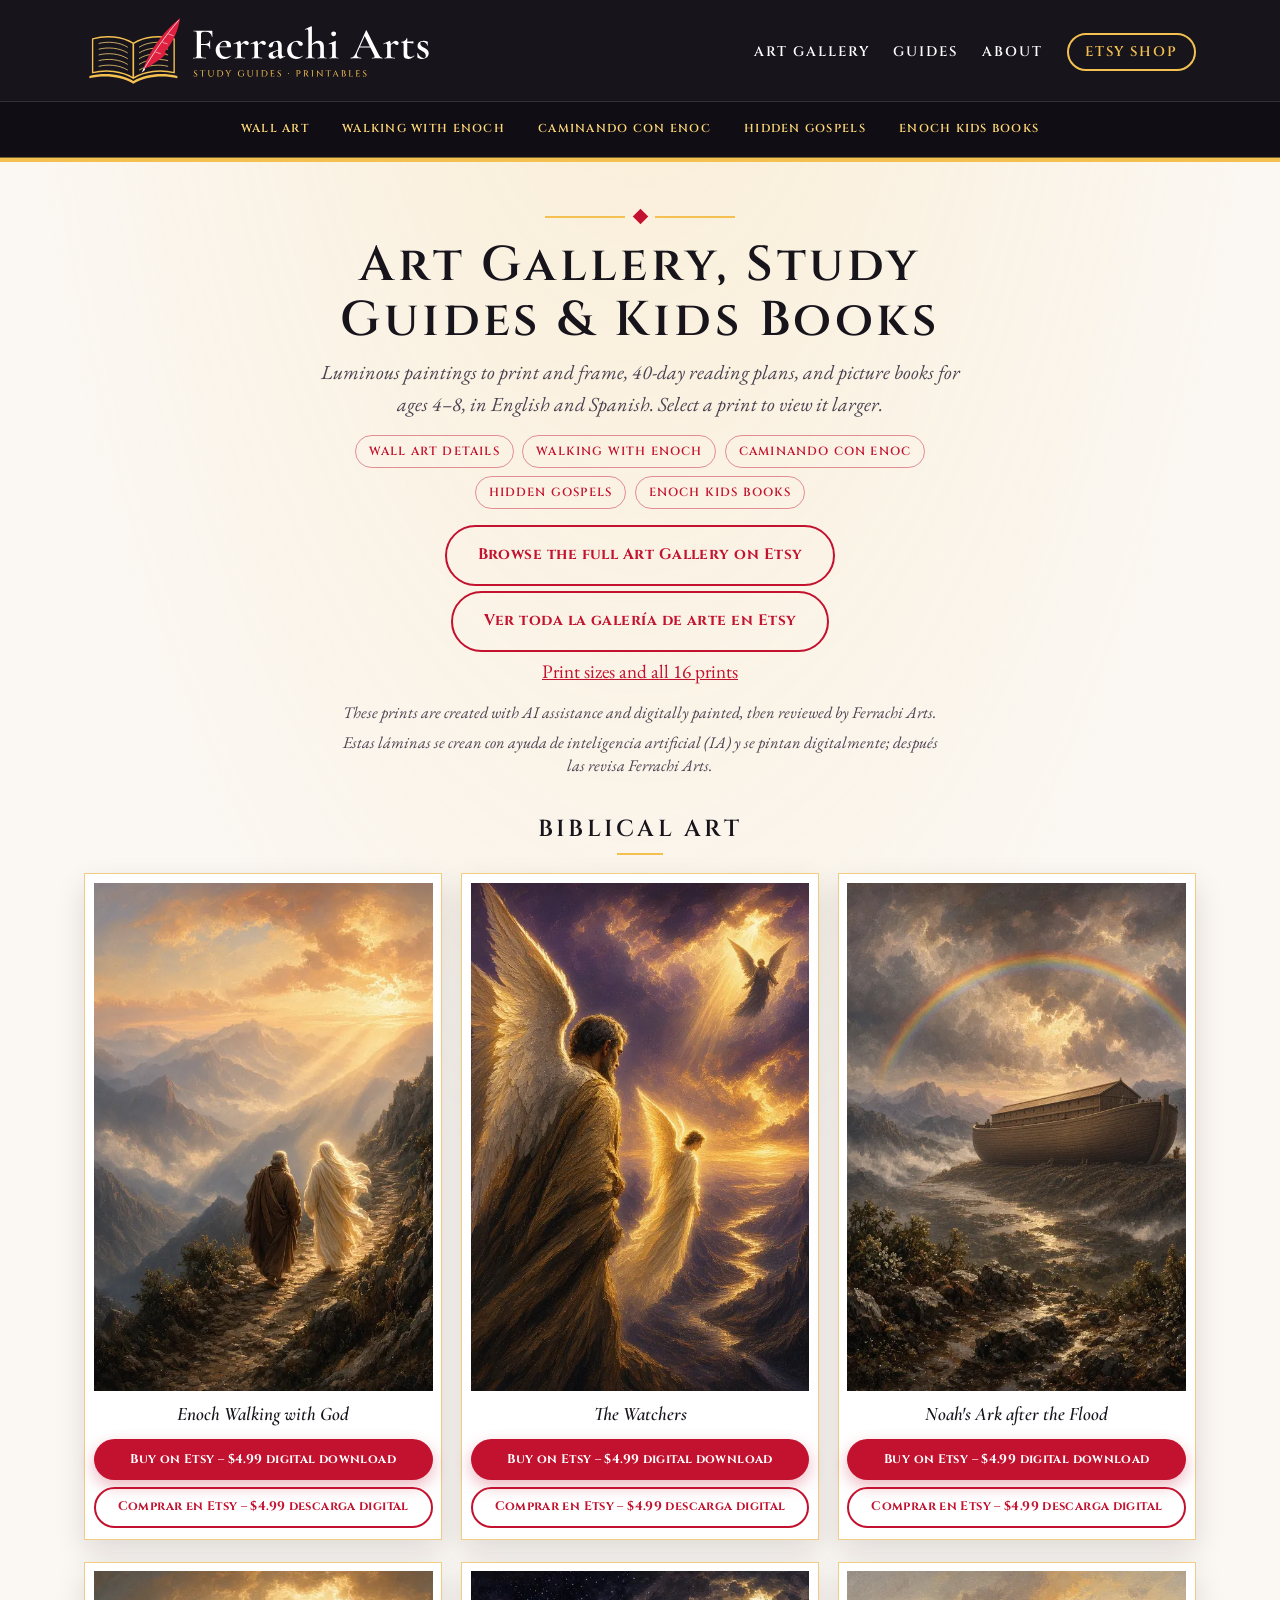
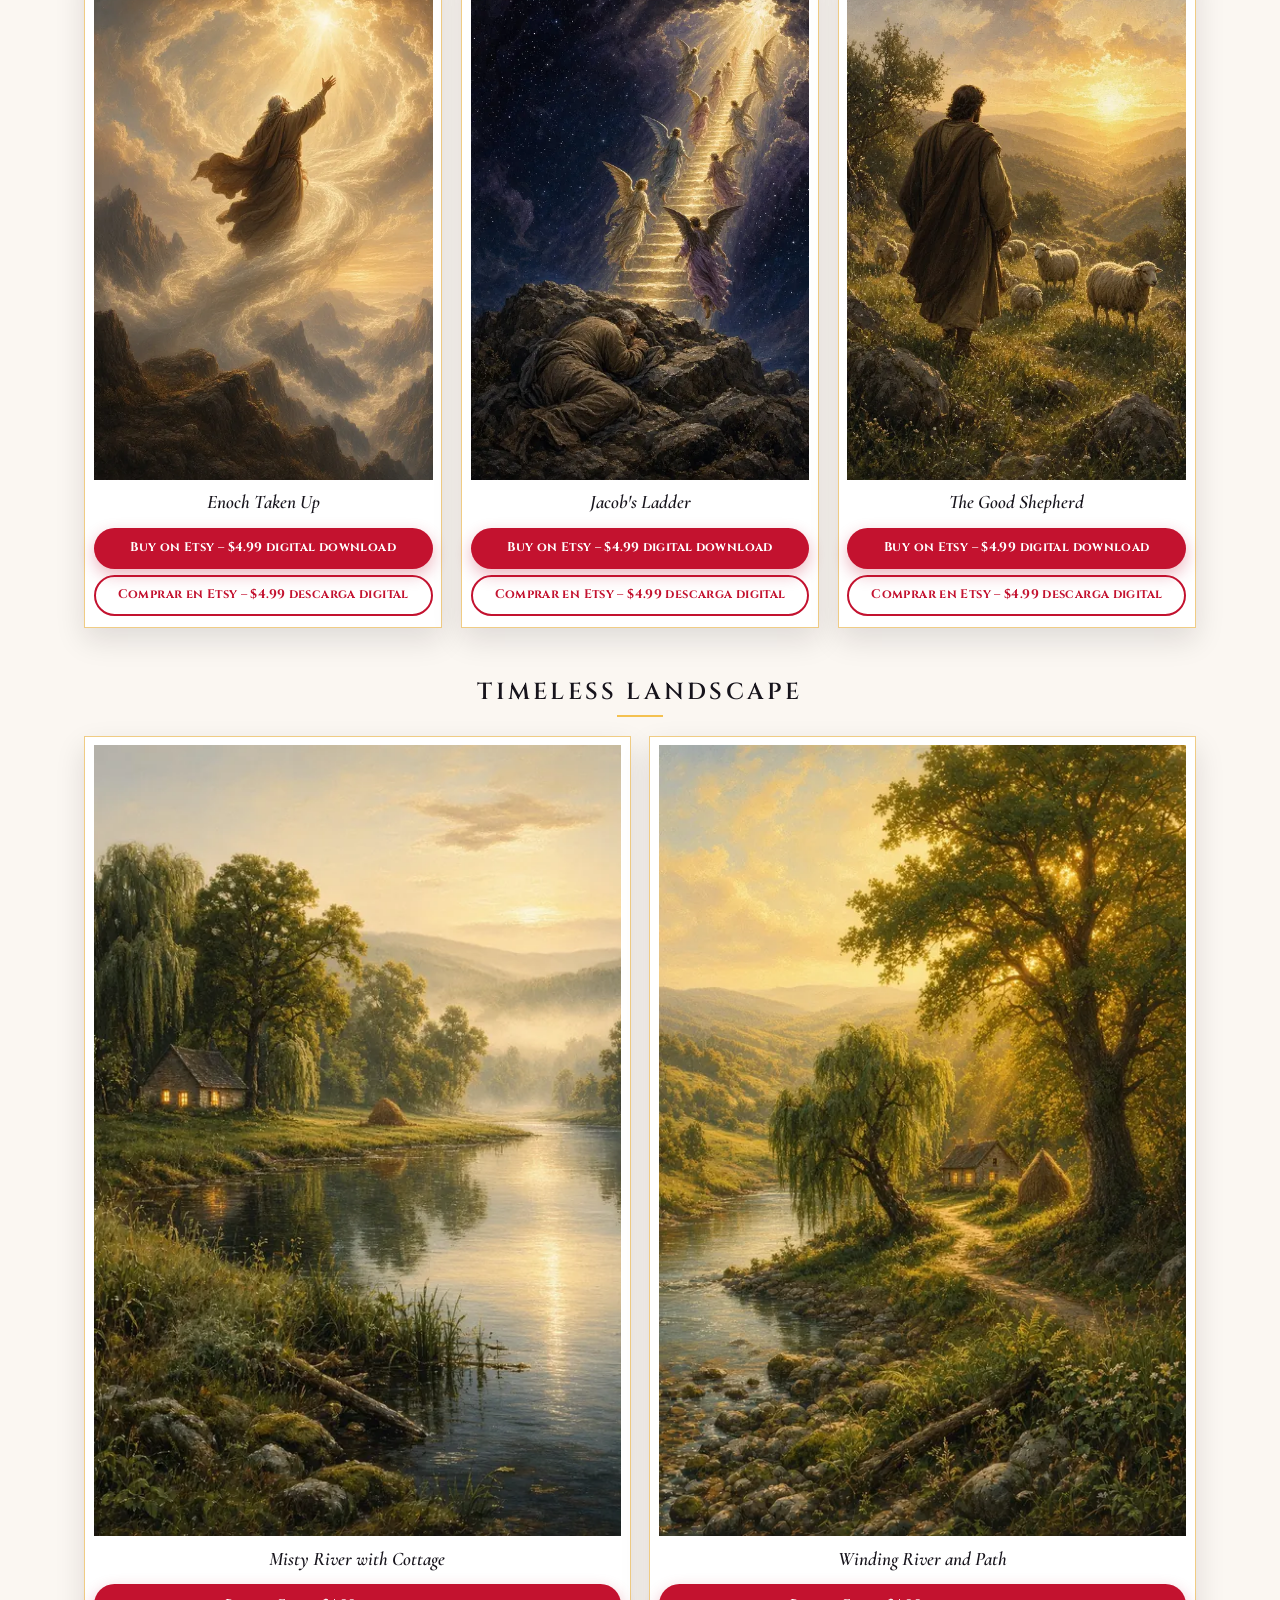
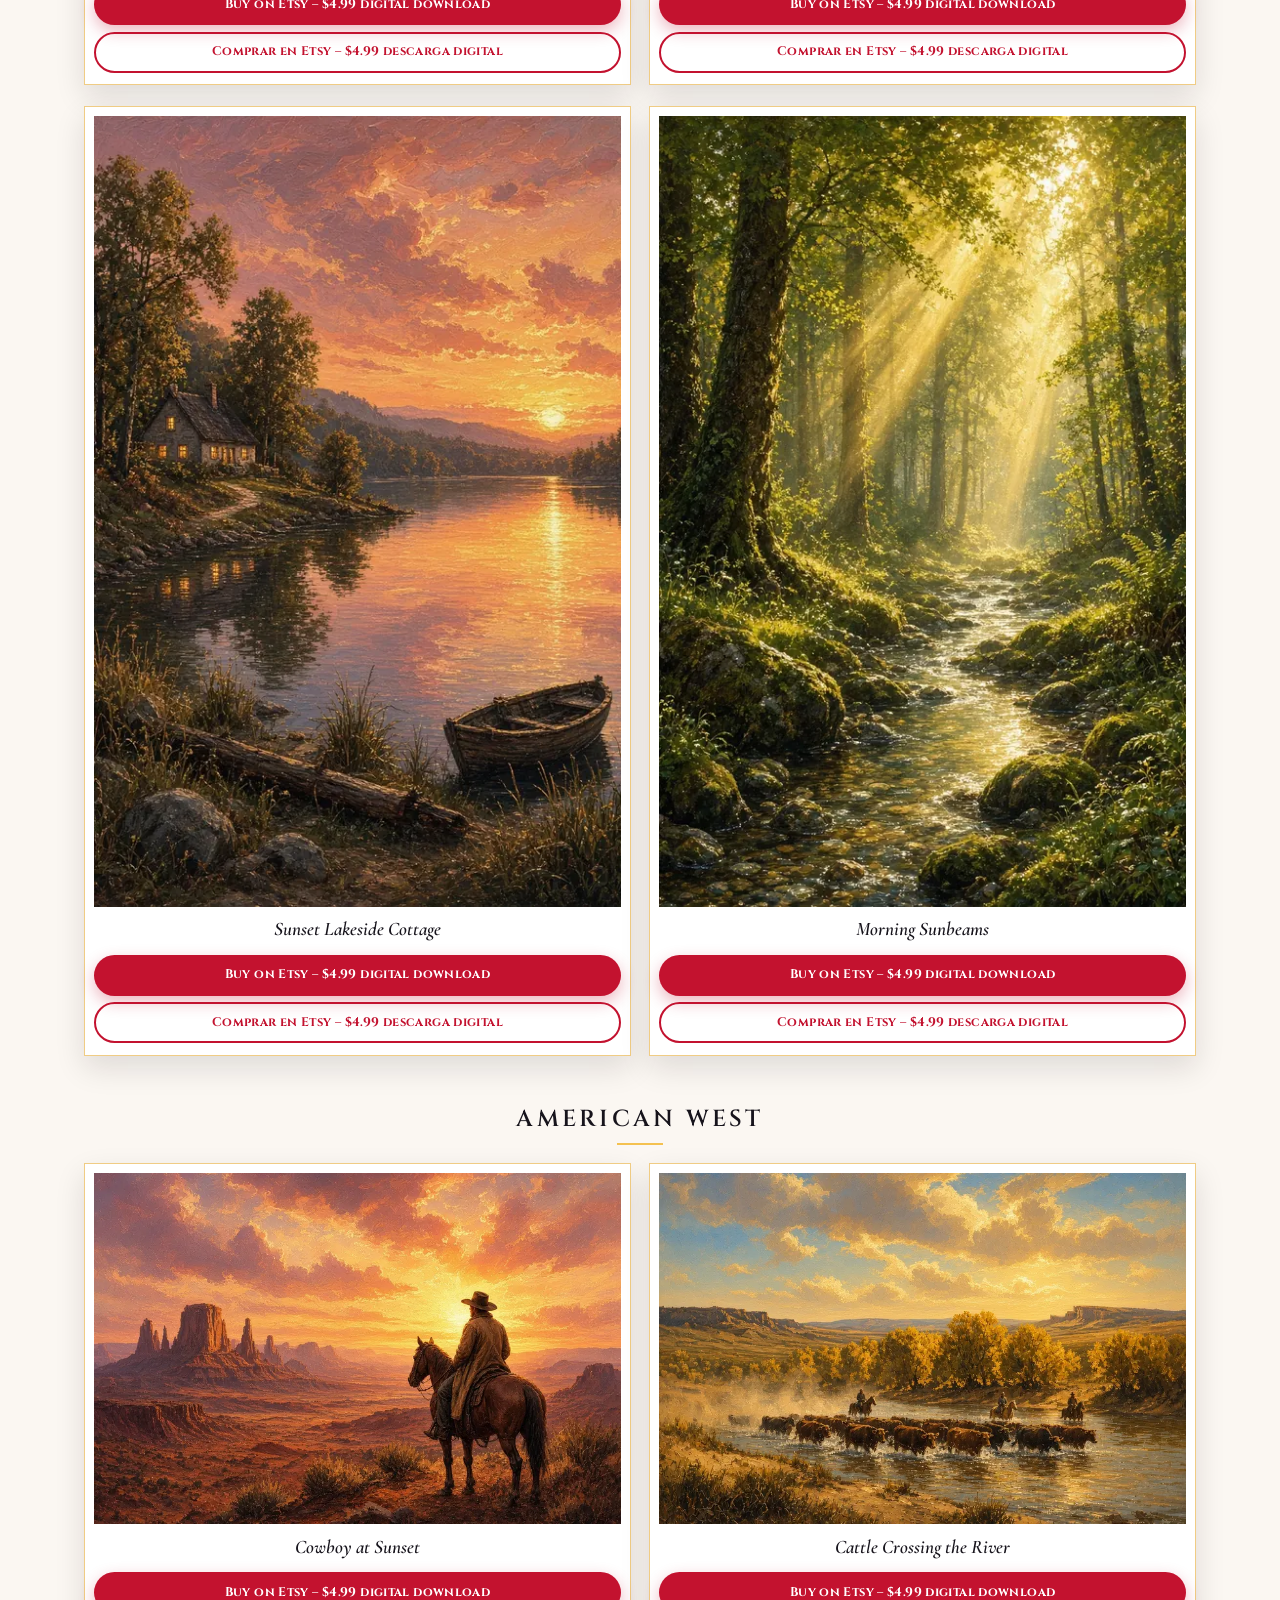
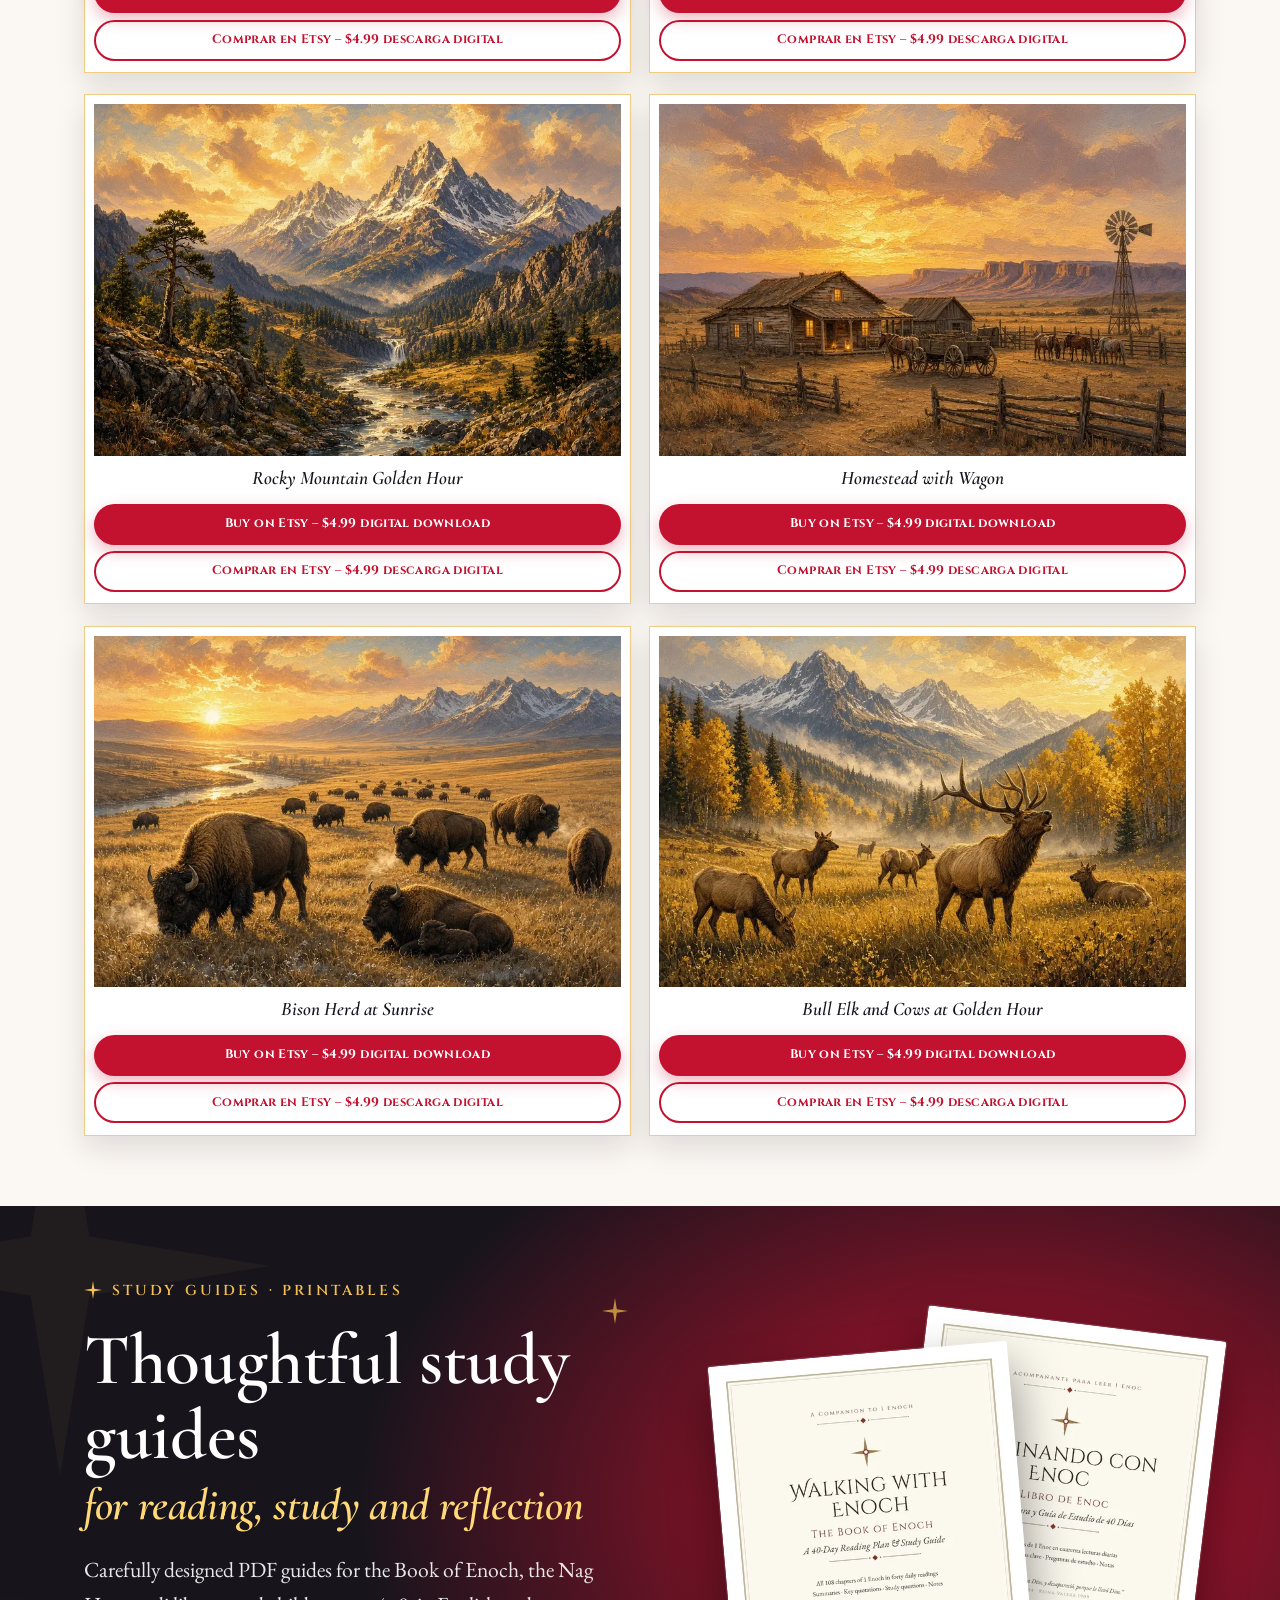
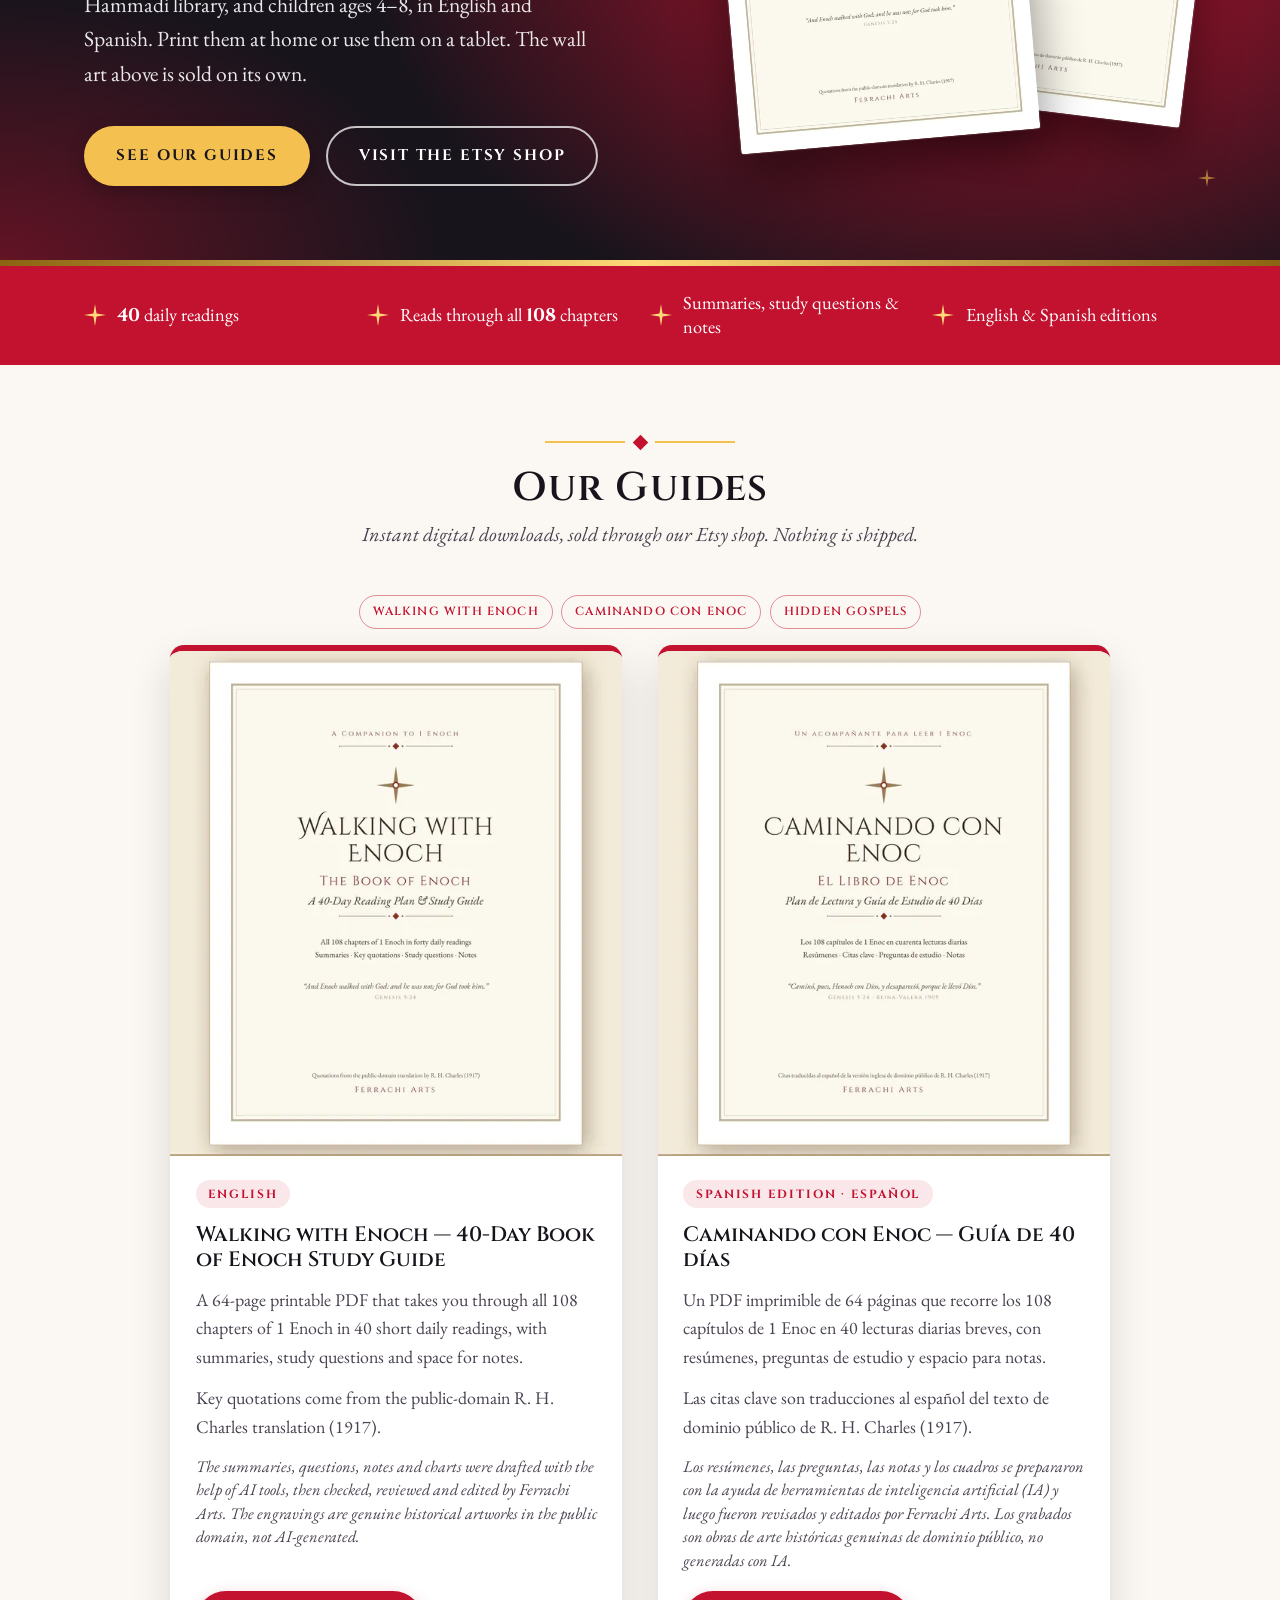
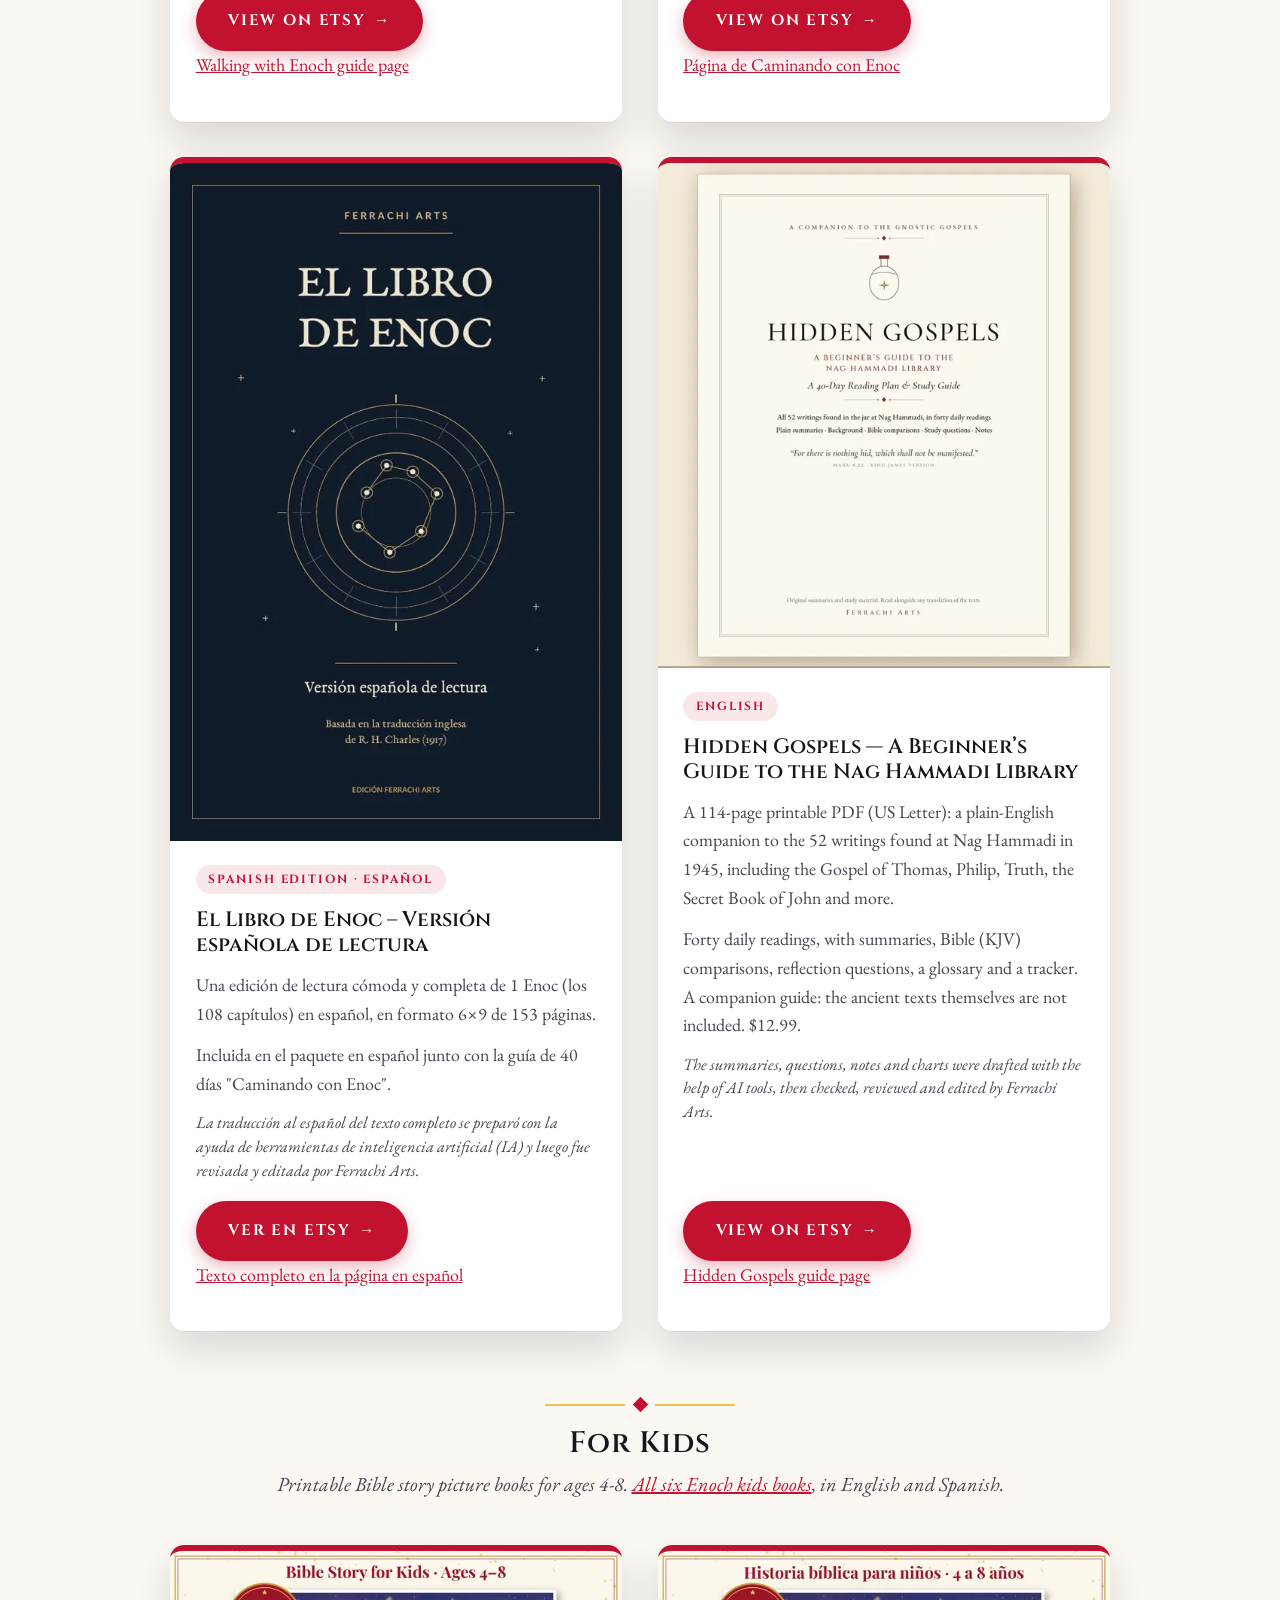
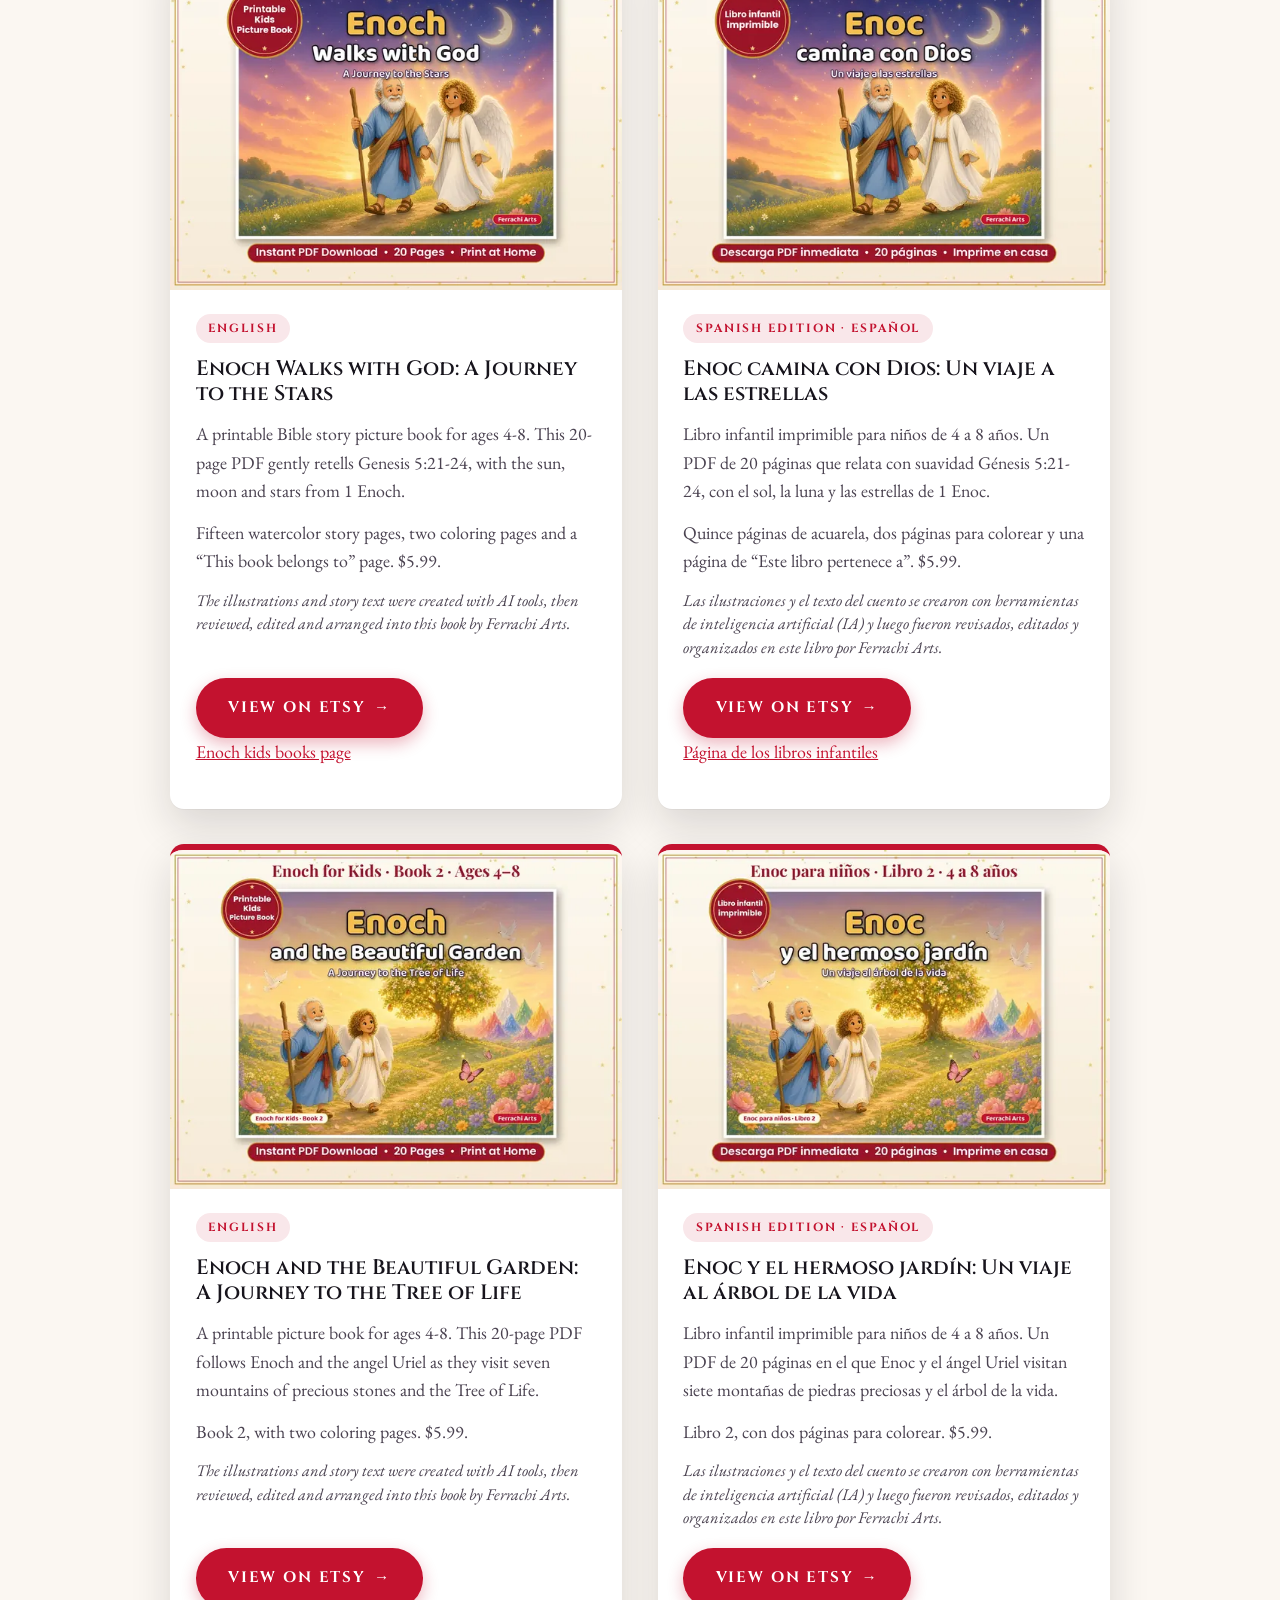
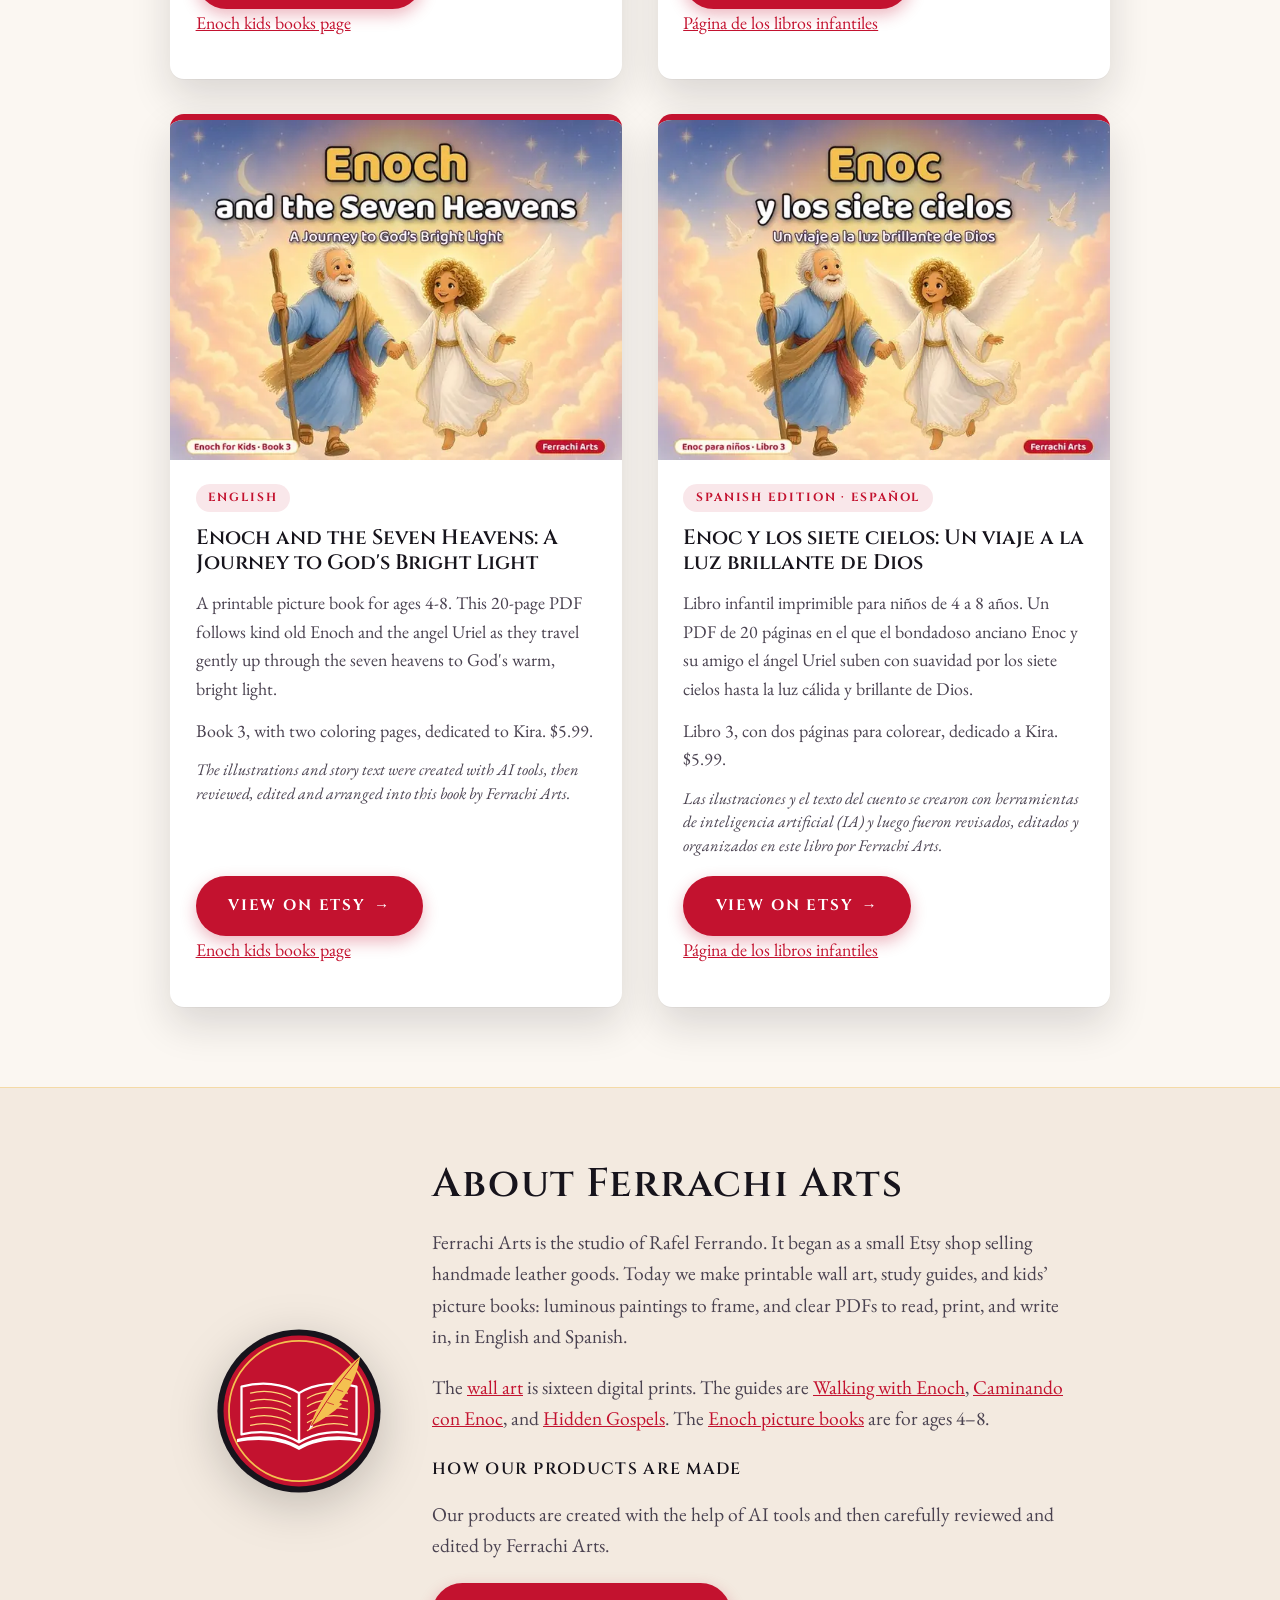
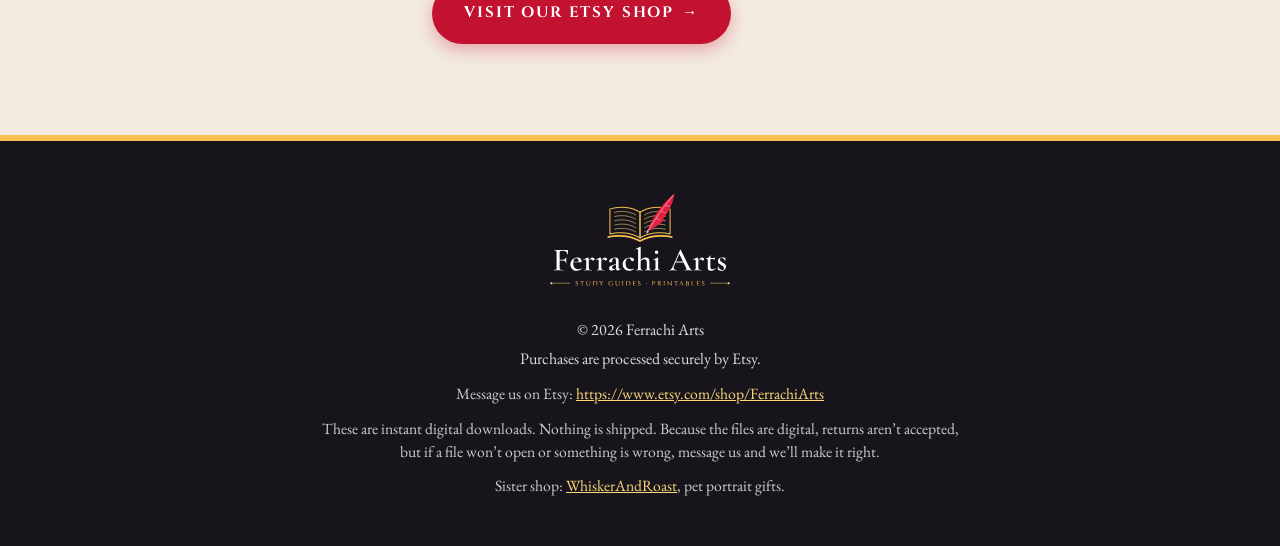
<file: index.html>
<!DOCTYPE html>
<html lang="en">
<head>
  <meta charset="utf-8">
  <meta name="viewport" content="width=device-width, initial-scale=1">
  <title>Ferrachi Arts — Art Gallery, Study Guides &amp; Printables</title>
  <meta name="description" content="Ferrachi Arts makes printable wall art and study guides, including luminous biblical and landscape prints, Walking with Enoch, and kids' picture books in English and Spanish. Available on Etsy.">
  <link rel="canonical" href="https://ferrachiarts.com/">
  <!-- Colour option: Bold Crimson. Sample only — not published. -->

  <!-- Open Graph (link previews). The image URL only works once the site is online at ferrachiarts.com. -->
  <meta property="og:type" content="website">
  <meta property="og:site_name" content="Ferrachi Arts">
  <meta property="og:title" content="Ferrachi Arts — Art Gallery, Study Guides &amp; Printables">
  <meta property="og:description" content="Printable wall art and study guides, including luminous biblical and landscape prints, a 40-day Book of Enoch reading plan, and Enoch Walks with God. Available on Etsy.">
  <meta property="og:url" content="https://ferrachiarts.com/">
  <meta property="og:image" content="https://ferrachiarts.com/images/og-image.jpg">
  <meta property="og:image:width" content="1200">
  <meta property="og:image:height" content="630">
  <meta property="og:image:alt" content="Ferrachi Arts logo">
  <meta name="twitter:card" content="summary_large_image">

  <script type="application/ld+json">
  {
    "@context": "https://schema.org",
    "@type": "Organization",
    "name": "Ferrachi Arts",
    "url": "https://ferrachiarts.com",
    "founder": {
      "@type": "Person",
      "name": "Rafel Ferrando"
    },
    "sameAs": "https://www.etsy.com/shop/FerrachiArts"
  }
  </script>

  <link rel="icon" href="favicon.ico" sizes="any">
  <link rel="icon" href="images/icon.svg" type="image/svg+xml">
  <link rel="apple-touch-icon" href="images/apple-touch-icon.png">
  <meta name="theme-color" content="#17141C">

  <link rel="preconnect" href="https://fonts.googleapis.com">
  <link rel="preconnect" href="https://fonts.gstatic.com" crossorigin>
  <link href="https://fonts.googleapis.com/css2?family=Cinzel:wght@500;600;700&amp;family=Cormorant+Garamond:ital,wght@0,600;1,600&amp;family=EB+Garamond:ital,wght@0,400;0,500;1,400&amp;display=swap" rel="stylesheet">
  <link rel="stylesheet" href="css/style.css">
</head>
<body>
  <a class="skip-link" href="#main">Skip to content</a>

  <svg width="0" height="0" style="position:absolute" aria-hidden="true">
    <defs>
      <symbol id="star" viewBox="-100 -100 200 200"><path d="M0,-100 L14,-14 L100,0 L14,14 L0,100 L-14,14 L-100,0 L-14,-14 Z"/></symbol>
    </defs>
  </svg>

  <header class="site-header">
    <div class="wrap header-inner">
      <a href="./" class="brand" aria-label="Ferrachi Arts home">
        <!-- LOGO: to change the logo, replace images/logo_horizontal_dark.svg (keep the name). -->
        <img src="images/logo_horizontal_dark.svg" alt="Ferrachi Arts — Study Guides &amp; Printables" class="logo" width="1048" height="220">
      </a>
      <nav aria-label="Main">
        <ul>
          <li><a href="#gallery">Art Gallery</a></li>
          <li><a href="#guides">Guides</a></li>
          <li><a href="#about">About</a></li>
          <li><a class="nav-cta" href="https://www.etsy.com/shop/FerrachiArts" target="_blank" rel="noopener">Etsy shop</a></li>
        </ul>
      </nav>
    </div>
  </header>
  <nav class="site-subnav" aria-label="Product pages">
    <ul class="wrap">
      <li><a href="wall-art/">Wall Art</a></li>
      <li><a href="walking-with-enoch/">Walking with Enoch</a></li>
      <li><a href="caminando-con-enoc/" lang="es">Caminando con Enoc</a></li>
      <li><a href="hidden-gospels/">Hidden Gospels</a></li>
      <li><a href="enoch-kids-books/">Enoch Kids Books</a></li>
    </ul>
  </nav>

  <main id="main">
    <section id="gallery" class="gallery" aria-labelledby="gallery-title">
      <div class="wrap">
        <header class="gallery-intro">
          <div class="ornament" aria-hidden="true"><span></span><i></i><span></span></div>
          <h1 class="gallery-title" id="gallery-title">Art Gallery, Study Guides &amp; Kids Books</h1>
          <p class="section-sub">Luminous paintings to print and frame, 40-day reading plans, and picture books for ages 4–8, in English and Spanish. Select a print to view it larger.</p>
          <p class="page-links">
            <a href="wall-art/">Wall art details</a>
            <a href="walking-with-enoch/">Walking with Enoch</a>
            <a href="caminando-con-enoc/" lang="es">Caminando con Enoc</a>
            <a href="hidden-gospels/">Hidden Gospels</a>
            <a href="enoch-kids-books/">Enoch kids books</a>
          </p>
          <p class="gallery-browse"><a class="btn btn-outline" href="https://www.etsy.com/shop/FerrachiArts" target="_blank" rel="noopener">Browse the full Art Gallery on Etsy</a></p>
          <p class="gallery-browse" lang="es"><a class="btn btn-outline" href="https://www.etsy.com/shop/FerrachiArts" target="_blank" rel="noopener" lang="en">Ver toda la galería de arte en Etsy</a></p>
          <p class="gallery-browse"><a href="wall-art/">Print sizes and all 16 prints</a></p>
          <p class="ai-note">These prints are created with AI assistance and digitally painted, then reviewed by Ferrachi Arts.</p>
          <p class="ai-note" lang="es">Estas láminas se crean con ayuda de inteligencia artificial (IA) y se pintan digitalmente; después las revisa Ferrachi Arts.</p>
        </header>

        <div class="collection">
          <h2 class="collection-title">Biblical Art</h2>
          <ul class="prints prints--three prints--portrait">
            <li>
              <figure class="print">
                <button type="button" class="print-open" data-title="Enoch Walking with God" data-etsy="https://www.etsy.com/listing/4623764880" data-full="images/gallery/enoch-walking-with-god.webp" data-fallback="images/gallery/enoch-walking-with-god.jpg" aria-haspopup="dialog" aria-label="Enlarge: Enoch Walking with God">
                  <picture>
                    <source type="image/webp" srcset="images/gallery/enoch-walking-with-god-540.webp 540w, images/gallery/enoch-walking-with-god.webp 768w" sizes="(min-width: 980px) 340px, 46vw">
                    <img src="images/gallery/enoch-walking-with-god.jpg" width="768" height="1152" decoding="async" fetchpriority="high"
                         alt="An elderly man in a brown robe and a luminous figure in white walk a stone mountain path beneath golden light breaking through the clouds.">
                  </picture>
                </button>
                <figcaption>Enoch Walking with God</figcaption>
                <div class="print-buys">
                  <a class="btn btn-primary" href="https://www.etsy.com/listing/4623764880" target="_blank" rel="noopener" aria-label="Buy Enoch Walking with God on Etsy, $4.99 digital download (opens in a new tab)">Buy on Etsy – $4.99 digital download</a>
                  <a class="btn btn-outline" href="https://www.etsy.com/listing/4623764880" target="_blank" rel="noopener" lang="es" aria-label="Comprar Enoch Walking with God en Etsy, descarga digital de $4.99 (se abre en una pestaña nueva)">Comprar en Etsy – $4.99 descarga digital</a>
                </div>
              </figure>
            </li>
            <li>
              <figure class="print">
                <button type="button" class="print-open" data-title="The Watchers" data-etsy="https://www.etsy.com/listing/4623765776" data-full="images/gallery/the-watchers.webp" data-fallback="images/gallery/the-watchers.jpg" aria-haspopup="dialog" aria-label="Enlarge: The Watchers">
                  <picture>
                    <source type="image/webp" srcset="images/gallery/the-watchers-540.webp 540w, images/gallery/the-watchers.webp 768w" sizes="(min-width: 980px) 340px, 46vw">
                    <img src="images/gallery/the-watchers.jpg" width="768" height="1152" decoding="async"
                         alt="Winged watchers gather above a dark mountain valley, their robes and feathers lit by a shaft of golden light in a violet sky.">
                  </picture>
                </button>
                <figcaption>The Watchers</figcaption>
                <div class="print-buys">
                  <a class="btn btn-primary" href="https://www.etsy.com/listing/4623765776" target="_blank" rel="noopener" aria-label="Buy The Watchers on Etsy, $4.99 digital download (opens in a new tab)">Buy on Etsy – $4.99 digital download</a>
                  <a class="btn btn-outline" href="https://www.etsy.com/listing/4623765776" target="_blank" rel="noopener" lang="es" aria-label="Comprar The Watchers en Etsy, descarga digital de $4.99 (se abre en una pestaña nueva)">Comprar en Etsy – $4.99 descarga digital</a>
                </div>
              </figure>
            </li>
            <li>
              <figure class="print">
                <button type="button" class="print-open" data-title="Noah's Ark after the Flood" data-etsy="https://www.etsy.com/listing/4623769096" data-full="images/gallery/noahs-ark-after-the-flood.webp" data-fallback="images/gallery/noahs-ark-after-the-flood.jpg" aria-haspopup="dialog" aria-label="Enlarge: Noah's Ark after the Flood">
                  <picture>
                    <source type="image/webp" srcset="images/gallery/noahs-ark-after-the-flood-540.webp 540w, images/gallery/noahs-ark-after-the-flood.webp 768w" sizes="(min-width: 980px) 340px, 46vw">
                    <img src="images/gallery/noahs-ark-after-the-flood.jpg" width="768" height="1152" decoding="async"
                         alt="A wooden ark rests on a rocky mountainside after the flood, under a rainbow and sunlight breaking through heavy clouds.">
                  </picture>
                </button>
                <figcaption>Noah's Ark after the Flood</figcaption>
                <div class="print-buys">
                  <a class="btn btn-primary" href="https://www.etsy.com/listing/4623769096" target="_blank" rel="noopener" aria-label="Buy Noah's Ark after the Flood on Etsy, $4.99 digital download (opens in a new tab)">Buy on Etsy – $4.99 digital download</a>
                  <a class="btn btn-outline" href="https://www.etsy.com/listing/4623769096" target="_blank" rel="noopener" lang="es" aria-label="Comprar Noah's Ark after the Flood en Etsy, descarga digital de $4.99 (se abre en una pestaña nueva)">Comprar en Etsy – $4.99 descarga digital</a>
                </div>
              </figure>
            </li>
            <li>
              <figure class="print">
                <button type="button" class="print-open" data-title="Enoch Taken Up" data-etsy="https://www.etsy.com/listing/4623770234" data-full="images/gallery/enoch-taken-up.webp" data-fallback="images/gallery/enoch-taken-up.jpg" aria-haspopup="dialog" aria-label="Enlarge: Enoch Taken Up">
                  <picture>
                    <source type="image/webp" srcset="images/gallery/enoch-taken-up-540.webp 540w, images/gallery/enoch-taken-up.webp 768w" sizes="(min-width: 980px) 340px, 46vw">
                    <img src="images/gallery/enoch-taken-up.jpg" width="768" height="1152" decoding="async" loading="lazy"
                         alt="Enoch, in a windblown robe, rises through swirling golden clouds toward a bright light above the mountains.">
                  </picture>
                </button>
                <figcaption>Enoch Taken Up</figcaption>
                <div class="print-buys">
                  <a class="btn btn-primary" href="https://www.etsy.com/listing/4623770234" target="_blank" rel="noopener" aria-label="Buy Enoch Taken Up on Etsy, $4.99 digital download (opens in a new tab)">Buy on Etsy – $4.99 digital download</a>
                  <a class="btn btn-outline" href="https://www.etsy.com/listing/4623770234" target="_blank" rel="noopener" lang="es" aria-label="Comprar Enoch Taken Up en Etsy, descarga digital de $4.99 (se abre en una pestaña nueva)">Comprar en Etsy – $4.99 descarga digital</a>
                </div>
              </figure>
            </li>
            <li>
              <figure class="print">
                <button type="button" class="print-open" data-title="Jacob's Ladder" data-etsy="https://www.etsy.com/listing/4623771066" data-full="images/gallery/jacobs-ladder.webp" data-fallback="images/gallery/jacobs-ladder.jpg" aria-haspopup="dialog" aria-label="Enlarge: Jacob's Ladder">
                  <picture>
                    <source type="image/webp" srcset="images/gallery/jacobs-ladder-540.webp 540w, images/gallery/jacobs-ladder.webp 768w" sizes="(min-width: 980px) 340px, 46vw">
                    <img src="images/gallery/jacobs-ladder.jpg" width="768" height="1152" decoding="async" loading="lazy"
                         alt="Jacob sleeps on a rock beneath a starry sky while angels ascend and descend a glowing ladder of light.">
                  </picture>
                </button>
                <figcaption>Jacob's Ladder</figcaption>
                <div class="print-buys">
                  <a class="btn btn-primary" href="https://www.etsy.com/listing/4623771066" target="_blank" rel="noopener" aria-label="Buy Jacob's Ladder on Etsy, $4.99 digital download (opens in a new tab)">Buy on Etsy – $4.99 digital download</a>
                  <a class="btn btn-outline" href="https://www.etsy.com/listing/4623771066" target="_blank" rel="noopener" lang="es" aria-label="Comprar Jacob's Ladder en Etsy, descarga digital de $4.99 (se abre en una pestaña nueva)">Comprar en Etsy – $4.99 descarga digital</a>
                </div>
              </figure>
            </li>
            <li>
              <figure class="print">
                <button type="button" class="print-open" data-title="The Good Shepherd" data-etsy="https://www.etsy.com/listing/4623764503" data-full="images/gallery/the-good-shepherd.webp" data-fallback="images/gallery/the-good-shepherd.jpg" aria-haspopup="dialog" aria-label="Enlarge: The Good Shepherd">
                  <picture>
                    <source type="image/webp" srcset="images/gallery/the-good-shepherd-540.webp 540w, images/gallery/the-good-shepherd.webp 768w" sizes="(min-width: 980px) 340px, 46vw">
                    <img src="images/gallery/the-good-shepherd.jpg" width="768" height="1152" decoding="async" loading="lazy"
                         alt="A shepherd in a brown robe stands with his sheep on a green hillside, facing a warm sunset over distant hills.">
                  </picture>
                </button>
                <figcaption>The Good Shepherd</figcaption>
                <div class="print-buys">
                  <a class="btn btn-primary" href="https://www.etsy.com/listing/4623764503" target="_blank" rel="noopener" aria-label="Buy The Good Shepherd on Etsy, $4.99 digital download (opens in a new tab)">Buy on Etsy – $4.99 digital download</a>
                  <a class="btn btn-outline" href="https://www.etsy.com/listing/4623764503" target="_blank" rel="noopener" lang="es" aria-label="Comprar The Good Shepherd en Etsy, descarga digital de $4.99 (se abre en una pestaña nueva)">Comprar en Etsy – $4.99 descarga digital</a>
                </div>
              </figure>
            </li>
          </ul>
        </div>

        <div class="collection">
          <h2 class="collection-title">Timeless Landscape</h2>
          <ul class="prints prints--two prints--portrait">
            <li>
              <figure class="print">
                <button type="button" class="print-open" data-title="Misty River with Cottage" data-etsy="https://www.etsy.com/listing/4623765451" data-full="images/gallery/misty-river-cottage.webp" data-fallback="images/gallery/misty-river-cottage.jpg" aria-haspopup="dialog" aria-label="Enlarge: Misty River with Cottage">
                  <picture>
                    <source type="image/webp" srcset="images/gallery/misty-river-cottage-540.webp 540w, images/gallery/misty-river-cottage.webp 768w" sizes="(min-width: 980px) 340px, 46vw">
                    <img src="images/gallery/misty-river-cottage.jpg" width="768" height="1152" decoding="async" loading="lazy"
                         alt="A stone cottage with glowing windows sits by a still, misty river at sunrise, framed by willows and soft golden light.">
                  </picture>
                </button>
                <figcaption>Misty River with Cottage</figcaption>
                <div class="print-buys">
                  <a class="btn btn-primary" href="https://www.etsy.com/listing/4623765451" target="_blank" rel="noopener" aria-label="Buy Misty River with Cottage on Etsy, $4.99 digital download (opens in a new tab)">Buy on Etsy – $4.99 digital download</a>
                  <a class="btn btn-outline" href="https://www.etsy.com/listing/4623765451" target="_blank" rel="noopener" lang="es" aria-label="Comprar Misty River with Cottage en Etsy, descarga digital de $4.99 (se abre en una pestaña nueva)">Comprar en Etsy – $4.99 descarga digital</a>
                </div>
              </figure>
            </li>
            <li>
              <figure class="print">
                <button type="button" class="print-open" data-title="Winding River and Path" data-etsy="https://www.etsy.com/listing/4623766279" data-full="images/gallery/winding-river-path.webp" data-fallback="images/gallery/winding-river-path.jpg" aria-haspopup="dialog" aria-label="Enlarge: Winding River and Path">
                  <picture>
                    <source type="image/webp" srcset="images/gallery/winding-river-path-540.webp 540w, images/gallery/winding-river-path.webp 768w" sizes="(min-width: 980px) 340px, 46vw">
                    <img src="images/gallery/winding-river-path.jpg" width="768" height="1152" decoding="async" loading="lazy"
                         alt="A dirt path follows a rocky river to a small cottage, beside a willow and a sunlit oak, with green hills beyond.">
                  </picture>
                </button>
                <figcaption>Winding River and Path</figcaption>
                <div class="print-buys">
                  <a class="btn btn-primary" href="https://www.etsy.com/listing/4623766279" target="_blank" rel="noopener" aria-label="Buy Winding River and Path on Etsy, $4.99 digital download (opens in a new tab)">Buy on Etsy – $4.99 digital download</a>
                  <a class="btn btn-outline" href="https://www.etsy.com/listing/4623766279" target="_blank" rel="noopener" lang="es" aria-label="Comprar Winding River and Path en Etsy, descarga digital de $4.99 (se abre en una pestaña nueva)">Comprar en Etsy – $4.99 descarga digital</a>
                </div>
              </figure>
            </li>
            <li>
              <figure class="print">
                <button type="button" class="print-open" data-title="Sunset Lakeside Cottage" data-etsy="https://www.etsy.com/listing/4623768997" data-full="images/gallery/sunset-lakeside-cottage.webp" data-fallback="images/gallery/sunset-lakeside-cottage.jpg" aria-haspopup="dialog" aria-label="Enlarge: Sunset Lakeside Cottage">
                  <picture>
                    <source type="image/webp" srcset="images/gallery/sunset-lakeside-cottage-540.webp 540w, images/gallery/sunset-lakeside-cottage.webp 768w" sizes="(min-width: 980px) 340px, 46vw">
                    <img src="images/gallery/sunset-lakeside-cottage.jpg" width="768" height="1152" decoding="async" loading="lazy"
                         alt="A cottage with lit windows stands on a lakeshore at sunset, a wooden rowboat in the foreground and orange light across the water.">
                  </picture>
                </button>
                <figcaption>Sunset Lakeside Cottage</figcaption>
                <div class="print-buys">
                  <a class="btn btn-primary" href="https://www.etsy.com/listing/4623768997" target="_blank" rel="noopener" aria-label="Buy Sunset Lakeside Cottage on Etsy, $4.99 digital download (opens in a new tab)">Buy on Etsy – $4.99 digital download</a>
                  <a class="btn btn-outline" href="https://www.etsy.com/listing/4623768997" target="_blank" rel="noopener" lang="es" aria-label="Comprar Sunset Lakeside Cottage en Etsy, descarga digital de $4.99 (se abre en una pestaña nueva)">Comprar en Etsy – $4.99 descarga digital</a>
                </div>
              </figure>
            </li>
            <li>
              <figure class="print">
                <button type="button" class="print-open" data-title="Morning Sunbeams" data-etsy="https://www.etsy.com/listing/4623770757" data-full="images/gallery/morning-sunbeams.webp" data-fallback="images/gallery/morning-sunbeams.jpg" aria-haspopup="dialog" aria-label="Enlarge: Morning Sunbeams">
                  <picture>
                    <source type="image/webp" srcset="images/gallery/morning-sunbeams-540.webp 540w, images/gallery/morning-sunbeams.webp 768w" sizes="(min-width: 980px) 340px, 46vw">
                    <img src="images/gallery/morning-sunbeams.jpg" width="768" height="1152" decoding="async" loading="lazy"
                         alt="Morning sunbeams fall through a green forest onto a shallow rocky stream lined with moss and ferns.">
                  </picture>
                </button>
                <figcaption>Morning Sunbeams</figcaption>
                <div class="print-buys">
                  <a class="btn btn-primary" href="https://www.etsy.com/listing/4623770757" target="_blank" rel="noopener" aria-label="Buy Morning Sunbeams on Etsy, $4.99 digital download (opens in a new tab)">Buy on Etsy – $4.99 digital download</a>
                  <a class="btn btn-outline" href="https://www.etsy.com/listing/4623770757" target="_blank" rel="noopener" lang="es" aria-label="Comprar Morning Sunbeams en Etsy, descarga digital de $4.99 (se abre en una pestaña nueva)">Comprar en Etsy – $4.99 descarga digital</a>
                </div>
              </figure>
            </li>
          </ul>
        </div>

        <div class="collection">
          <h2 class="collection-title">American West</h2>
          <ul class="prints prints--two prints--wide">
            <li>
              <figure class="print">
                <button type="button" class="print-open" data-title="Cowboy at Sunset" data-etsy="https://www.etsy.com/listing/4623779244" data-full="images/gallery/cowboy-at-sunset.webp" data-fallback="images/gallery/cowboy-at-sunset.jpg" aria-haspopup="dialog" aria-label="Enlarge: Cowboy at Sunset">
                  <picture>
                    <source type="image/webp" srcset="images/gallery/cowboy-at-sunset-810.webp 810w, images/gallery/cowboy-at-sunset.webp 1152w" sizes="(min-width: 980px) 520px, (min-width: 640px) 46vw, 92vw">
                    <img src="images/gallery/cowboy-at-sunset.jpg" width="1152" height="768" decoding="async" loading="lazy"
                         alt="A cowboy on horseback looks across red desert buttes as the sun sets in a bright orange sky.">
                  </picture>
                </button>
                <figcaption>Cowboy at Sunset</figcaption>
                <div class="print-buys">
                  <a class="btn btn-primary" href="https://www.etsy.com/listing/4623779244" target="_blank" rel="noopener" aria-label="Buy Cowboy at Sunset on Etsy, $4.99 digital download (opens in a new tab)">Buy on Etsy – $4.99 digital download</a>
                  <a class="btn btn-outline" href="https://www.etsy.com/listing/4623779244" target="_blank" rel="noopener" lang="es" aria-label="Comprar Cowboy at Sunset en Etsy, descarga digital de $4.99 (se abre en una pestaña nueva)">Comprar en Etsy – $4.99 descarga digital</a>
                </div>
              </figure>
            </li>
            <li>
              <figure class="print">
                <button type="button" class="print-open" data-title="Cattle Crossing the River" data-etsy="https://www.etsy.com/listing/4623780370" data-full="images/gallery/cattle-crossing-the-river.webp" data-fallback="images/gallery/cattle-crossing-the-river.jpg" aria-haspopup="dialog" aria-label="Enlarge: Cattle Crossing the River">
                  <picture>
                    <source type="image/webp" srcset="images/gallery/cattle-crossing-the-river-810.webp 810w, images/gallery/cattle-crossing-the-river.webp 1152w" sizes="(min-width: 980px) 520px, (min-width: 640px) 46vw, 92vw">
                    <img src="images/gallery/cattle-crossing-the-river.jpg" width="1152" height="768" decoding="async" loading="lazy"
                         alt="Riders on horseback drive a herd of cattle across a shallow river, with cottonwood trees and mesas in golden light.">
                  </picture>
                </button>
                <figcaption>Cattle Crossing the River</figcaption>
                <div class="print-buys">
                  <a class="btn btn-primary" href="https://www.etsy.com/listing/4623780370" target="_blank" rel="noopener" aria-label="Buy Cattle Crossing the River on Etsy, $4.99 digital download (opens in a new tab)">Buy on Etsy – $4.99 digital download</a>
                  <a class="btn btn-outline" href="https://www.etsy.com/listing/4623780370" target="_blank" rel="noopener" lang="es" aria-label="Comprar Cattle Crossing the River en Etsy, descarga digital de $4.99 (se abre en una pestaña nueva)">Comprar en Etsy – $4.99 descarga digital</a>
                </div>
              </figure>
            </li>
            <li>
              <figure class="print">
                <button type="button" class="print-open" data-title="Rocky Mountain Golden Hour" data-etsy="https://www.etsy.com/listing/4623774129" data-full="images/gallery/rocky-mountain-golden-hour.webp" data-fallback="images/gallery/rocky-mountain-golden-hour.jpg" aria-haspopup="dialog" aria-label="Enlarge: Rocky Mountain Golden Hour">
                  <picture>
                    <source type="image/webp" srcset="images/gallery/rocky-mountain-golden-hour-810.webp 810w, images/gallery/rocky-mountain-golden-hour.webp 1152w" sizes="(min-width: 980px) 520px, (min-width: 640px) 46vw, 92vw">
                    <img src="images/gallery/rocky-mountain-golden-hour.jpg" width="1152" height="768" decoding="async" loading="lazy"
                         alt="Snow-dusted Rocky Mountain peaks rise over a pine valley, a river, and a waterfall in golden evening light.">
                  </picture>
                </button>
                <figcaption>Rocky Mountain Golden Hour</figcaption>
                <div class="print-buys">
                  <a class="btn btn-primary" href="https://www.etsy.com/listing/4623774129" target="_blank" rel="noopener" aria-label="Buy Rocky Mountain Golden Hour on Etsy, $4.99 digital download (opens in a new tab)">Buy on Etsy – $4.99 digital download</a>
                  <a class="btn btn-outline" href="https://www.etsy.com/listing/4623774129" target="_blank" rel="noopener" lang="es" aria-label="Comprar Rocky Mountain Golden Hour en Etsy, descarga digital de $4.99 (se abre en una pestaña nueva)">Comprar en Etsy – $4.99 descarga digital</a>
                </div>
              </figure>
            </li>
            <li>
              <figure class="print">
                <button type="button" class="print-open" data-title="Homestead with Wagon" data-etsy="https://www.etsy.com/listing/4623775183" data-full="images/gallery/homestead-with-wagon.webp" data-fallback="images/gallery/homestead-with-wagon.jpg" aria-haspopup="dialog" aria-label="Enlarge: Homestead with Wagon">
                  <picture>
                    <source type="image/webp" srcset="images/gallery/homestead-with-wagon-810.webp 810w, images/gallery/homestead-with-wagon.webp 1152w" sizes="(min-width: 980px) 520px, (min-width: 640px) 46vw, 92vw">
                    <img src="images/gallery/homestead-with-wagon.jpg" width="1152" height="768" decoding="async" loading="lazy"
                         alt="A weathered wooden homestead at sunset, with a horse-drawn wagon, a windmill, and horses in a fenced corral.">
                  </picture>
                </button>
                <figcaption>Homestead with Wagon</figcaption>
                <div class="print-buys">
                  <a class="btn btn-primary" href="https://www.etsy.com/listing/4623775183" target="_blank" rel="noopener" aria-label="Buy Homestead with Wagon on Etsy, $4.99 digital download (opens in a new tab)">Buy on Etsy – $4.99 digital download</a>
                  <a class="btn btn-outline" href="https://www.etsy.com/listing/4623775183" target="_blank" rel="noopener" lang="es" aria-label="Comprar Homestead with Wagon en Etsy, descarga digital de $4.99 (se abre en una pestaña nueva)">Comprar en Etsy – $4.99 descarga digital</a>
                </div>
              </figure>
            </li>
            <li>
              <figure class="print">
                <button type="button" class="print-open" data-title="Bison Herd at Sunrise" data-etsy="https://www.etsy.com/listing/4623776537" data-full="images/gallery/bison-herd-at-sunrise.webp" data-fallback="images/gallery/bison-herd-at-sunrise.jpg" aria-haspopup="dialog" aria-label="Enlarge: Bison Herd at Sunrise">
                  <picture>
                    <source type="image/webp" srcset="images/gallery/bison-herd-at-sunrise-810.webp 810w, images/gallery/bison-herd-at-sunrise.webp 1152w" sizes="(min-width: 980px) 520px, (min-width: 640px) 46vw, 92vw">
                    <img src="images/gallery/bison-herd-at-sunrise.jpg" width="1152" height="768" decoding="async" loading="lazy"
                         alt="Bison graze a golden prairie at sunrise, with a winding river and snow-capped mountains behind the herd.">
                  </picture>
                </button>
                <figcaption>Bison Herd at Sunrise</figcaption>
                <div class="print-buys">
                  <a class="btn btn-primary" href="https://www.etsy.com/listing/4623776537" target="_blank" rel="noopener" aria-label="Buy Bison Herd at Sunrise on Etsy, $4.99 digital download (opens in a new tab)">Buy on Etsy – $4.99 digital download</a>
                  <a class="btn btn-outline" href="https://www.etsy.com/listing/4623776537" target="_blank" rel="noopener" lang="es" aria-label="Comprar Bison Herd at Sunrise en Etsy, descarga digital de $4.99 (se abre en una pestaña nueva)">Comprar en Etsy – $4.99 descarga digital</a>
                </div>
              </figure>
            </li>
            <li>
              <figure class="print">
                <button type="button" class="print-open" data-title="Bull Elk and Cows at Golden Hour" data-etsy="https://www.etsy.com/listing/4623785042" data-full="images/gallery/bull-elk-and-cows.webp" data-fallback="images/gallery/bull-elk-and-cows.jpg" aria-haspopup="dialog" aria-label="Enlarge: Bull Elk and Cows at Golden Hour">
                  <picture>
                    <source type="image/webp" srcset="images/gallery/bull-elk-and-cows-810.webp 810w, images/gallery/bull-elk-and-cows.webp 1152w" sizes="(min-width: 980px) 520px, (min-width: 640px) 46vw, 92vw">
                    <img src="images/gallery/bull-elk-and-cows.jpg" width="1152" height="768" decoding="async" loading="lazy"
                         alt="A bull elk with a wide rack stands among cows in a golden meadow, with autumn aspens and snowy peaks beyond.">
                  </picture>
                </button>
                <figcaption>Bull Elk and Cows at Golden Hour</figcaption>
                <div class="print-buys">
                  <a class="btn btn-primary" href="https://www.etsy.com/listing/4623785042" target="_blank" rel="noopener" aria-label="Buy Bull Elk and Cows at Golden Hour on Etsy, $4.99 digital download (opens in a new tab)">Buy on Etsy – $4.99 digital download</a>
                  <a class="btn btn-outline" href="https://www.etsy.com/listing/4623785042" target="_blank" rel="noopener" lang="es" aria-label="Comprar Bull Elk and Cows at Golden Hour en Etsy, descarga digital de $4.99 (se abre en una pestaña nueva)">Comprar en Etsy – $4.99 descarga digital</a>
                </div>
              </figure>
            </li>
          </ul>
        </div>
      </div>
    </section>

    <section class="hero">
      <svg class="deco deco-1" aria-hidden="true"><use href="#star"/></svg>
      <svg class="deco deco-2" aria-hidden="true"><use href="#star"/></svg>
      <svg class="deco deco-3" aria-hidden="true"><use href="#star"/></svg>
      <div class="wrap hero-grid">
        <div class="hero-text">
          <p class="eyebrow"><svg aria-hidden="true"><use href="#star"/></svg> Study guides · Printables</p>
          <h2 class="hero-title">Thoughtful study guides <em>for reading, study and reflection</em></h2>
          <p class="lead">Carefully designed PDF guides for the Book of Enoch, the Nag Hammadi library, and children ages 4–8, in English and Spanish. Print them at home or use them on a tablet. The wall art above is sold on its own.</p>
          <div class="hero-actions">
            <a class="btn btn-gold" href="#guides">See our guides</a>
            <a class="btn btn-ghost" href="https://www.etsy.com/shop/FerrachiArts" target="_blank" rel="noopener">Visit the Etsy shop</a>
          </div>
        </div>
        <div class="hero-art" aria-hidden="true">
          <div class="glow"></div>
          <picture class="cover cover-back">
            <source type="image/webp" srcset="images/caminando-con-enoc-portada-page.webp">
            <img src="images/caminando-con-enoc-portada-page.jpg" alt="" width="480" height="622">
          </picture>
          <picture class="cover cover-front">
            <source type="image/webp" srcset="images/walking-with-enoch-cover-page.webp">
            <img src="images/walking-with-enoch-cover-page.jpg" alt="" width="480" height="622">
          </picture>
        </div>
      </div>
    </section>

    <section class="features" aria-label="What is inside the guides">
      <ul class="wrap">
        <li><svg aria-hidden="true"><use href="#star"/></svg><span><strong>40</strong> daily readings</span></li>
        <li><svg aria-hidden="true"><use href="#star"/></svg><span>Reads through all <strong>108</strong> chapters</span></li>
        <li><svg aria-hidden="true"><use href="#star"/></svg><span>Summaries, study questions &amp; notes</span></li>
        <li><svg aria-hidden="true"><use href="#star"/></svg><span>English &amp; Spanish editions</span></li>
      </ul>
    </section>

    <section id="guides" class="products">
      <div class="wrap">
        <div class="product-group">
        <div class="ornament" aria-hidden="true"><span></span><i></i><span></span></div>
        <h2 class="section-title">Our Guides</h2>
        <p class="section-sub">Instant digital downloads, sold through our Etsy shop. Nothing is shipped.</p>
        <p class="page-links">
          <a href="walking-with-enoch/">Walking with Enoch</a>
          <a href="caminando-con-enoc/" lang="es">Caminando con Enoc</a>
          <a href="hidden-gospels/">Hidden Gospels</a>
        </p>

        <div class="cards">
          <article class="card">
            <picture>
              <source type="image/webp" srcset="images/walking-with-enoch-cover-600.webp 600w, images/walking-with-enoch-cover-900.webp 900w" sizes="(min-width: 860px) 420px, 92vw">
              <img src="images/walking-with-enoch-cover-600.jpg" srcset="images/walking-with-enoch-cover-600.jpg 600w, images/walking-with-enoch-cover-900.jpg 900w" sizes="(min-width: 860px) 420px, 92vw" width="600" height="670" loading="lazy"
                   alt="Cover of Walking with Enoch: The Book of Enoch, A 40-Day Reading Plan and Study Guide, with a gold four-pointed star on a cream page">
            </picture>
            <div class="card-body">
              <p class="tag">English</p>
              <h3>Walking with Enoch — 40-Day Book of Enoch Study Guide</h3>
              <p>A 64-page printable PDF that takes you through all 108 chapters of 1&nbsp;Enoch in 40 short daily readings, with summaries, study questions and space for notes.</p>
              <p>Key quotations come from the public-domain R.&nbsp;H. Charles translation (1917).</p>
              <p class="ai-note">The summaries, questions, notes and charts were drafted with the help of AI tools, then checked, reviewed and edited by Ferrachi Arts. The engravings are genuine historical artworks in the public domain, not AI-generated.</p>
              <a class="btn btn-primary" href="https://www.etsy.com/listing/4603578469/book-of-enoch-40-day-reading-plan-and" target="_blank" rel="noopener" aria-label="View Walking with Enoch on Etsy (opens in a new tab)">View on Etsy <span aria-hidden="true">→</span></a>
              <p class="card-more"><a href="walking-with-enoch/">Walking with Enoch guide page</a></p>
            </div>
          </article>

          <article class="card" lang="es">
            <picture>
              <source type="image/webp" srcset="images/caminando-con-enoc-portada-600.webp 600w, images/caminando-con-enoc-portada-900.webp 900w" sizes="(min-width: 860px) 420px, 92vw">
              <img src="images/caminando-con-enoc-portada-600.jpg" srcset="images/caminando-con-enoc-portada-600.jpg 600w, images/caminando-con-enoc-portada-900.jpg 900w" sizes="(min-width: 860px) 420px, 92vw" width="600" height="670" loading="lazy"
                   alt="Portada de Caminando con Enoc: El Libro de Enoc, Plan de Lectura y Guía de Estudio de 40 Días">
            </picture>
            <div class="card-body">
              <p class="tag"><span lang="en">Spanish edition</span> · Español</p>
              <h3>Caminando con Enoc — Guía de 40 días</h3>
              <p>Un PDF imprimible de 64 páginas que recorre los 108 capítulos de 1&nbsp;Enoc en 40 lecturas diarias breves, con resúmenes, preguntas de estudio y espacio para notas.</p>
              <p>Las citas clave son traducciones al español del texto de dominio público de R.&nbsp;H. Charles (1917).</p>
              <p class="ai-note">Los resúmenes, las preguntas, las notas y los cuadros se prepararon con la ayuda de herramientas de inteligencia artificial (IA) y luego fueron revisados y editados por Ferrachi Arts. Los grabados son obras de arte históricas genuinas de dominio público, no generadas con IA.</p>
              <a class="btn btn-primary" href="https://www.etsy.com/listing/4603931727/libro-de-enoc-en-espanol-plan-de-lectura" target="_blank" rel="noopener" lang="en" aria-label="View Caminando con Enoc on Etsy (opens in a new tab)">View on Etsy <span aria-hidden="true">→</span></a>
              <p class="card-more"><a href="caminando-con-enoc/">Página de Caminando con Enoc</a></p>
            </div>
          </article>

          <article class="card" lang="es">
            <picture>
              <source type="image/webp" srcset="images/el-libro-de-enoc-lectura-portada-600.webp 600w, images/el-libro-de-enoc-lectura-portada-900.webp 900w" sizes="(min-width: 860px) 420px, 92vw">
              <img src="images/el-libro-de-enoc-lectura-portada-600.jpg" srcset="images/el-libro-de-enoc-lectura-portada-600.jpg 600w, images/el-libro-de-enoc-lectura-portada-900.jpg 900w" sizes="(min-width: 860px) 420px, 92vw" width="600" height="900" loading="lazy"
                   alt="Portada de El Libro de Enoc: Versión española de lectura, con círculos concéntricos dorados sobre fondo azul oscuro">
            </picture>
            <div class="card-body">
              <p class="tag"><span lang="en">Spanish edition</span> · Español</p>
              <h3>El Libro de Enoc – Versión española de lectura</h3>
              <p>Una edición de lectura cómoda y completa de 1&nbsp;Enoc (los 108 capítulos) en español, en formato 6×9 de 153 páginas.</p>
              <p>Incluida en el paquete en español junto con la guía de 40 días "Caminando con Enoc".</p>
              <p class="ai-note">La traducción al español del texto completo se preparó con la ayuda de herramientas de inteligencia artificial (IA) y luego fue revisada y editada por Ferrachi Arts.</p>
              <a class="btn btn-primary" href="https://www.etsy.com/listing/4603931727" target="_blank" rel="noopener" aria-label="Ver El Libro de Enoc en Etsy (se abre en una pestaña nueva)">Ver en Etsy <span aria-hidden="true">→</span></a>
              <p class="card-more"><a href="caminando-con-enoc/#texto-completo">Texto completo en la página en español</a></p>
            </div>
          </article>

          <article class="card">
            <picture>
              <source type="image/webp" srcset="images/hidden-gospels-cover-600.webp 600w, images/hidden-gospels-cover-900.webp 900w" sizes="(min-width: 860px) 420px, 92vw">
              <img src="images/hidden-gospels-cover-600.jpg" srcset="images/hidden-gospels-cover-600.jpg 600w, images/hidden-gospels-cover-900.jpg 900w" sizes="(min-width: 860px) 420px, 92vw" width="600" height="670" loading="lazy"
                   alt="Cover of Hidden Gospels: A Beginner’s Guide to the Nag Hammadi Library, a 40-day reading plan and study guide, with a line drawing of a jar on a cream page">
            </picture>
            <div class="card-body">
              <p class="tag">English</p>
              <h3>Hidden Gospels — A Beginner’s Guide to the Nag Hammadi Library</h3>
              <p>A 114-page printable PDF (US Letter): a plain-English companion to the 52 writings found at Nag Hammadi in 1945, including the Gospel of Thomas, Philip, Truth, the Secret Book of John and more.</p>
              <p>Forty daily readings, with summaries, Bible (KJV) comparisons, reflection questions, a glossary and a tracker. A companion guide: the ancient texts themselves are not included. $12.99.</p>
              <p class="ai-note">The summaries, questions, notes and charts were drafted with the help of AI tools, then checked, reviewed and edited by Ferrachi Arts.</p>
              <a class="btn btn-primary" href="https://www.etsy.com/listing/4606301725/nag-hammadi-library-study-guide-gnostic" target="_blank" rel="noopener" aria-label="View Hidden Gospels on Etsy (opens in a new tab)">View on Etsy <span aria-hidden="true">→</span></a>
              <p class="card-more"><a href="hidden-gospels/">Hidden Gospels guide page</a></p>
            </div>
          </article>
        </div>
        </div>

        <div class="product-group" id="for-kids">
          <div class="ornament" aria-hidden="true"><span></span><i></i><span></span></div>
          <h2 class="section-title">For Kids</h2>
          <p class="section-sub">Printable Bible story picture books for ages 4-8. <a href="enoch-kids-books/">All six Enoch kids books</a>, in English and Spanish.</p>

          <div class="cards">
            <article class="card">
              <picture>
                <source type="image/webp" srcset="images/enoch-walks-with-god-cover-600.webp 600w, images/enoch-walks-with-god-cover-900.webp 900w, images/enoch-walks-with-god-cover-1200.webp 1200w" sizes="(min-width: 860px) 420px, 92vw">
                <img src="images/enoch-walks-with-god-cover-600.jpg" srcset="images/enoch-walks-with-god-cover-600.jpg 600w, images/enoch-walks-with-god-cover-900.jpg 900w, images/enoch-walks-with-god-cover-1200.jpg 1200w" sizes="(min-width: 860px) 420px, 92vw" width="600" height="450" loading="lazy"
                     alt="Cover of Enoch Walks with God: A Journey to the Stars, a printable Bible story picture book. Enoch and an angel walk a flowered path at sunset under a crescent moon and stars.">
              </picture>
              <div class="card-body">
                <p class="tag">English</p>
                <h3>Enoch Walks with God: A Journey to the Stars</h3>
                <p>A printable Bible story picture book for ages 4-8. This 20-page PDF gently retells Genesis 5:21-24, with the sun, moon and stars from 1&nbsp;Enoch.</p>
                <p>Fifteen watercolor story pages, two coloring pages and a “This book belongs to” page. $5.99.</p>
                <p class="ai-note">The illustrations and story text were created with AI tools, then reviewed, edited and arranged into this book by Ferrachi Arts.</p>
                <a class="btn btn-primary" href="https://www.etsy.com/listing/4604917497/enoch-walks-with-god-printable-bible" target="_blank" rel="noopener" aria-label="View Enoch Walks with God on Etsy (opens in a new tab)">View on Etsy <span aria-hidden="true">→</span></a>
                <p class="card-more"><a href="enoch-kids-books/#enoch-walks-with-god">Enoch kids books page</a></p>
              </div>
            </article>

            <article class="card" lang="es">
              <picture>
                <source type="image/webp" srcset="images/enoc-camina-con-dios-portada-600.webp 600w, images/enoc-camina-con-dios-portada-900.webp 900w, images/enoc-camina-con-dios-portada-1200.webp 1200w" sizes="(min-width: 860px) 420px, 92vw">
                <img src="images/enoc-camina-con-dios-portada-600.jpg" srcset="images/enoc-camina-con-dios-portada-600.jpg 600w, images/enoc-camina-con-dios-portada-900.jpg 900w, images/enoc-camina-con-dios-portada-1200.jpg 1200w" sizes="(min-width: 860px) 420px, 92vw" width="600" height="450" loading="lazy"
                     alt="Portada de Enoc camina con Dios: Un viaje a las estrellas, libro infantil imprimible. Enoc y un ángel caminan por un sendero con flores al atardecer, bajo una luna creciente y estrellas.">
              </picture>
              <div class="card-body">
                <p class="tag"><span lang="en">Spanish edition</span> · Español</p>
                <h3>Enoc camina con Dios: Un viaje a las estrellas</h3>
                <p>Libro infantil imprimible para niños de 4 a 8 años. Un PDF de 20 páginas que relata con suavidad Génesis 5:21-24, con el sol, la luna y las estrellas de 1&nbsp;Enoc.</p>
                <p>Quince páginas de acuarela, dos páginas para colorear y una página de “Este libro pertenece a”. $5.99.</p>
                <p class="ai-note">Las ilustraciones y el texto del cuento se crearon con herramientas de inteligencia artificial (IA) y luego fueron revisados, editados y organizados en este libro por Ferrachi Arts.</p>
                <a class="btn btn-primary" href="https://www.etsy.com/listing/4604940236/enoc-camina-con-dios-libro-infantil" target="_blank" rel="noopener" lang="en" aria-label="View Enoc camina con Dios on Etsy (opens in a new tab)">View on Etsy <span aria-hidden="true">→</span></a>
                <p class="card-more"><a href="enoch-kids-books/#enoc-camina-con-dios">Página de los libros infantiles</a></p>
              </div>
            </article>

            <article class="card">
              <picture>
                <source type="image/webp" srcset="images/enoch-and-the-beautiful-garden-cover-600.webp 600w, images/enoch-and-the-beautiful-garden-cover-900.webp 900w, images/enoch-and-the-beautiful-garden-cover-1200.webp 1200w" sizes="(min-width: 860px) 420px, 92vw">
                <img src="images/enoch-and-the-beautiful-garden-cover-600.jpg" srcset="images/enoch-and-the-beautiful-garden-cover-600.jpg 600w, images/enoch-and-the-beautiful-garden-cover-900.jpg 900w, images/enoch-and-the-beautiful-garden-cover-1200.jpg 1200w" sizes="(min-width: 860px) 420px, 92vw" width="600" height="450" loading="lazy"
                     alt="Cover of Enoch and the Beautiful Garden: A Journey to the Tree of Life, a printable picture book. Enoch and the angel Uriel walk a flowered path toward the Tree of Life, with seven mountains of precious stones beyond.">
              </picture>
              <div class="card-body">
                <p class="tag">English</p>
                <h3>Enoch and the Beautiful Garden: A Journey to the Tree of Life</h3>
                <p>A printable picture book for ages 4-8. This 20-page PDF follows Enoch and the angel Uriel as they visit seven mountains of precious stones and the Tree of Life.</p>
                <p>Book 2, with two coloring pages. $5.99.</p>
                <p class="ai-note">The illustrations and story text were created with AI tools, then reviewed, edited and arranged into this book by Ferrachi Arts.</p>
                <a class="btn btn-primary" href="https://www.etsy.com/listing/4604993773/enoch-and-the-beautiful-garden-printable" target="_blank" rel="noopener" aria-label="View Enoch and the Beautiful Garden on Etsy (opens in a new tab)">View on Etsy <span aria-hidden="true">→</span></a>
                <p class="card-more"><a href="enoch-kids-books/#enoch-and-the-beautiful-garden">Enoch kids books page</a></p>
              </div>
            </article>

            <article class="card" lang="es">
              <picture>
                <source type="image/webp" srcset="images/enoc-y-el-hermoso-jardin-portada-600.webp 600w, images/enoc-y-el-hermoso-jardin-portada-900.webp 900w, images/enoc-y-el-hermoso-jardin-portada-1200.webp 1200w" sizes="(min-width: 860px) 420px, 92vw">
                <img src="images/enoc-y-el-hermoso-jardin-portada-600.jpg" srcset="images/enoc-y-el-hermoso-jardin-portada-600.jpg 600w, images/enoc-y-el-hermoso-jardin-portada-900.jpg 900w, images/enoc-y-el-hermoso-jardin-portada-1200.jpg 1200w" sizes="(min-width: 860px) 420px, 92vw" width="600" height="450" loading="lazy"
                     alt="Portada de Enoc y el hermoso jardín: Un viaje al árbol de la vida, libro infantil imprimible. Enoc y el ángel Uriel caminan por un sendero con flores hacia el árbol de la vida, con siete montañas de piedras preciosas al fondo.">
              </picture>
              <div class="card-body">
                <p class="tag"><span lang="en">Spanish edition</span> · Español</p>
                <h3>Enoc y el hermoso jardín: Un viaje al árbol de la vida</h3>
                <p>Libro infantil imprimible para niños de 4 a 8 años. Un PDF de 20 páginas en el que Enoc y el ángel Uriel visitan siete montañas de piedras preciosas y el árbol de la vida.</p>
                <p>Libro 2, con dos páginas para colorear. $5.99.</p>
                <p class="ai-note">Las ilustraciones y el texto del cuento se crearon con herramientas de inteligencia artificial (IA) y luego fueron revisados, editados y organizados en este libro por Ferrachi Arts.</p>
                <a class="btn btn-primary" href="https://www.etsy.com/listing/4604996241/enoc-y-el-hermoso-jardin-libro-infantil" target="_blank" rel="noopener" lang="en" aria-label="View Enoc y el hermoso jardín on Etsy (opens in a new tab)">View on Etsy <span aria-hidden="true">→</span></a>
                <p class="card-more"><a href="enoch-kids-books/#enoc-y-el-hermoso-jardin">Página de los libros infantiles</a></p>
              </div>
            </article>

            <article class="card">
              <picture>
                <source type="image/webp" srcset="images/enoch-and-the-seven-heavens-cover-600.webp 600w, images/enoch-and-the-seven-heavens-cover-900.webp 900w, images/enoch-and-the-seven-heavens-cover-1200.webp 1200w" sizes="(min-width: 860px) 420px, 92vw">
                <img src="images/enoch-and-the-seven-heavens-cover-600.jpg" srcset="images/enoch-and-the-seven-heavens-cover-600.jpg 600w, images/enoch-and-the-seven-heavens-cover-900.jpg 900w, images/enoch-and-the-seven-heavens-cover-1200.jpg 1200w" sizes="(min-width: 860px) 420px, 92vw" width="600" height="450" loading="lazy"
                     alt="Cover of Enoch and the Seven Heavens: A Journey to God's Bright Light, a printable picture book. Kind old Enoch and the angel Uriel fly hand in hand through golden clouds, with doves, a crescent moon and stars.">
              </picture>
              <div class="card-body">
                <p class="tag">English</p>
                <h3>Enoch and the Seven Heavens: A Journey to God's Bright Light</h3>
                <p>A printable picture book for ages 4-8. This 20-page PDF follows kind old Enoch and the angel Uriel as they travel gently up through the seven heavens to God's warm, bright light.</p>
                <p>Book 3, with two coloring pages, dedicated to Kira. $5.99.</p>
                <p class="ai-note">The illustrations and story text were created with AI tools, then reviewed, edited and arranged into this book by Ferrachi Arts.</p>
                <a class="btn btn-primary" href="https://www.etsy.com/listing/4605166567" target="_blank" rel="noopener" aria-label="View Enoch and the Seven Heavens on Etsy (opens in a new tab)">View on Etsy <span aria-hidden="true">→</span></a>
                <p class="card-more"><a href="enoch-kids-books/#enoch-and-the-seven-heavens">Enoch kids books page</a></p>
              </div>
            </article>

            <article class="card" lang="es">
              <picture>
                <source type="image/webp" srcset="images/enoc-y-los-siete-cielos-portada-600.webp 600w, images/enoc-y-los-siete-cielos-portada-900.webp 900w, images/enoc-y-los-siete-cielos-portada-1200.webp 1200w" sizes="(min-width: 860px) 420px, 92vw">
                <img src="images/enoc-y-los-siete-cielos-portada-600.jpg" srcset="images/enoc-y-los-siete-cielos-portada-600.jpg 600w, images/enoc-y-los-siete-cielos-portada-900.jpg 900w, images/enoc-y-los-siete-cielos-portada-1200.jpg 1200w" sizes="(min-width: 860px) 420px, 92vw" width="600" height="450" loading="lazy"
                     alt="Portada de Enoc y los siete cielos: Un viaje a la luz brillante de Dios, libro infantil imprimible. El bondadoso Enoc y el ángel Uriel vuelan de la mano entre nubes doradas, con palomas, una luna creciente y estrellas.">
              </picture>
              <div class="card-body">
                <p class="tag"><span lang="en">Spanish edition</span> · Español</p>
                <h3>Enoc y los siete cielos: Un viaje a la luz brillante de Dios</h3>
                <p>Libro infantil imprimible para niños de 4 a 8 años. Un PDF de 20 páginas en el que el bondadoso anciano Enoc y su amigo el ángel Uriel suben con suavidad por los siete cielos hasta la luz cálida y brillante de Dios.</p>
                <p>Libro 3, con dos páginas para colorear, dedicado a Kira. $5.99.</p>
                <p class="ai-note">Las ilustraciones y el texto del cuento se crearon con herramientas de inteligencia artificial (IA) y luego fueron revisados, editados y organizados en este libro por Ferrachi Arts.</p>
                <a class="btn btn-primary" href="https://www.etsy.com/listing/4605189368" target="_blank" rel="noopener" lang="en" aria-label="View Enoc y los siete cielos on Etsy (opens in a new tab)">View on Etsy <span aria-hidden="true">→</span></a>
                <p class="card-more"><a href="enoch-kids-books/#enoc-y-los-siete-cielos">Página de los libros infantiles</a></p>
              </div>
            </article>
          </div>
        </div>
      </div>
    </section>

    <section id="about" class="about">
      <div class="wrap about-inner">
        <img src="images/icon.svg" alt="" class="about-icon" width="160" height="160">
        <div>
          <h2 class="section-title">About Ferrachi Arts</h2>
          <p>Ferrachi Arts is the studio of Rafel Ferrando. It began as a small Etsy shop selling handmade leather goods. Today we make printable wall art, study guides, and kids’ picture books: luminous paintings to frame, and clear PDFs to read, print, and write in, in English and Spanish.</p>
          <p>The <a href="wall-art/">wall art</a> is sixteen digital prints. The guides are <a href="walking-with-enoch/">Walking with Enoch</a>, <a href="caminando-con-enoc/" lang="es">Caminando con Enoc</a>, and <a href="hidden-gospels/">Hidden Gospels</a>. The <a href="enoch-kids-books/">Enoch picture books</a> are for ages 4–8.</p>
          <h3 class="made-title">How our products are made</h3>
          <p>Our products are created with the help of AI tools and then carefully reviewed and edited by Ferrachi Arts.</p>
          <p class="shop-link"><a class="btn btn-primary" href="https://www.etsy.com/shop/FerrachiArts" target="_blank" rel="noopener">Visit our Etsy shop <span aria-hidden="true">→</span></a></p>
        </div>
      </div>
    </section>
  </main>

  <footer class="site-footer">
    <div class="wrap">
      <img src="images/logo_dark.svg" alt="Ferrachi Arts — Study Guides &amp; Printables" class="footer-logo" width="1200" height="515" loading="lazy">
      <p>© 2026 Ferrachi Arts</p>
      <p>Purchases are processed securely by Etsy.</p>
      <p class="fine-print">Message us on Etsy: <a href="https://www.etsy.com/shop/FerrachiArts">https://www.etsy.com/shop/FerrachiArts</a></p>
      <p class="fine-print">These are instant digital downloads. Nothing is shipped. Because the files are digital, returns aren’t accepted, but if a file won’t open or something is wrong, message us and we’ll make it right.</p>
      <p class="fine-print">Sister shop: <a href="https://whiskerandroast.com">WhiskerAndRoast</a>, pet portrait gifts.</p>
    </div>
  </footer>

  <dialog id="lightbox" class="lightbox" aria-labelledby="lightbox-caption">
    <button type="button" class="lightbox-close" aria-label="Close enlarged print">&times;</button>
    <button type="button" class="lightbox-nav lightbox-prev" aria-label="Previous print">&#8249;</button>
    <figure class="lightbox-figure">
      <img id="lightbox-img" alt="" width="768" height="1152">
      <figcaption id="lightbox-caption"></figcaption>
      <p class="lightbox-count" id="lightbox-count"></p>
      <div class="lightbox-buys">
        <a id="lightbox-buy" class="btn btn-primary" href="https://www.etsy.com/shop/FerrachiArts" target="_blank" rel="noopener">Buy on Etsy – $4.99 digital download</a>
        <a id="lightbox-buy-es" class="btn btn-outline" href="https://www.etsy.com/shop/FerrachiArts" target="_blank" rel="noopener" lang="es">Comprar en Etsy – $4.99 descarga digital</a>
      </div>
    </figure>
    <button type="button" class="lightbox-nav lightbox-next" aria-label="Next print">&#8250;</button>
  </dialog>
  <script src="js/gallery.js" defer></script>
</body>
</html>
</file>
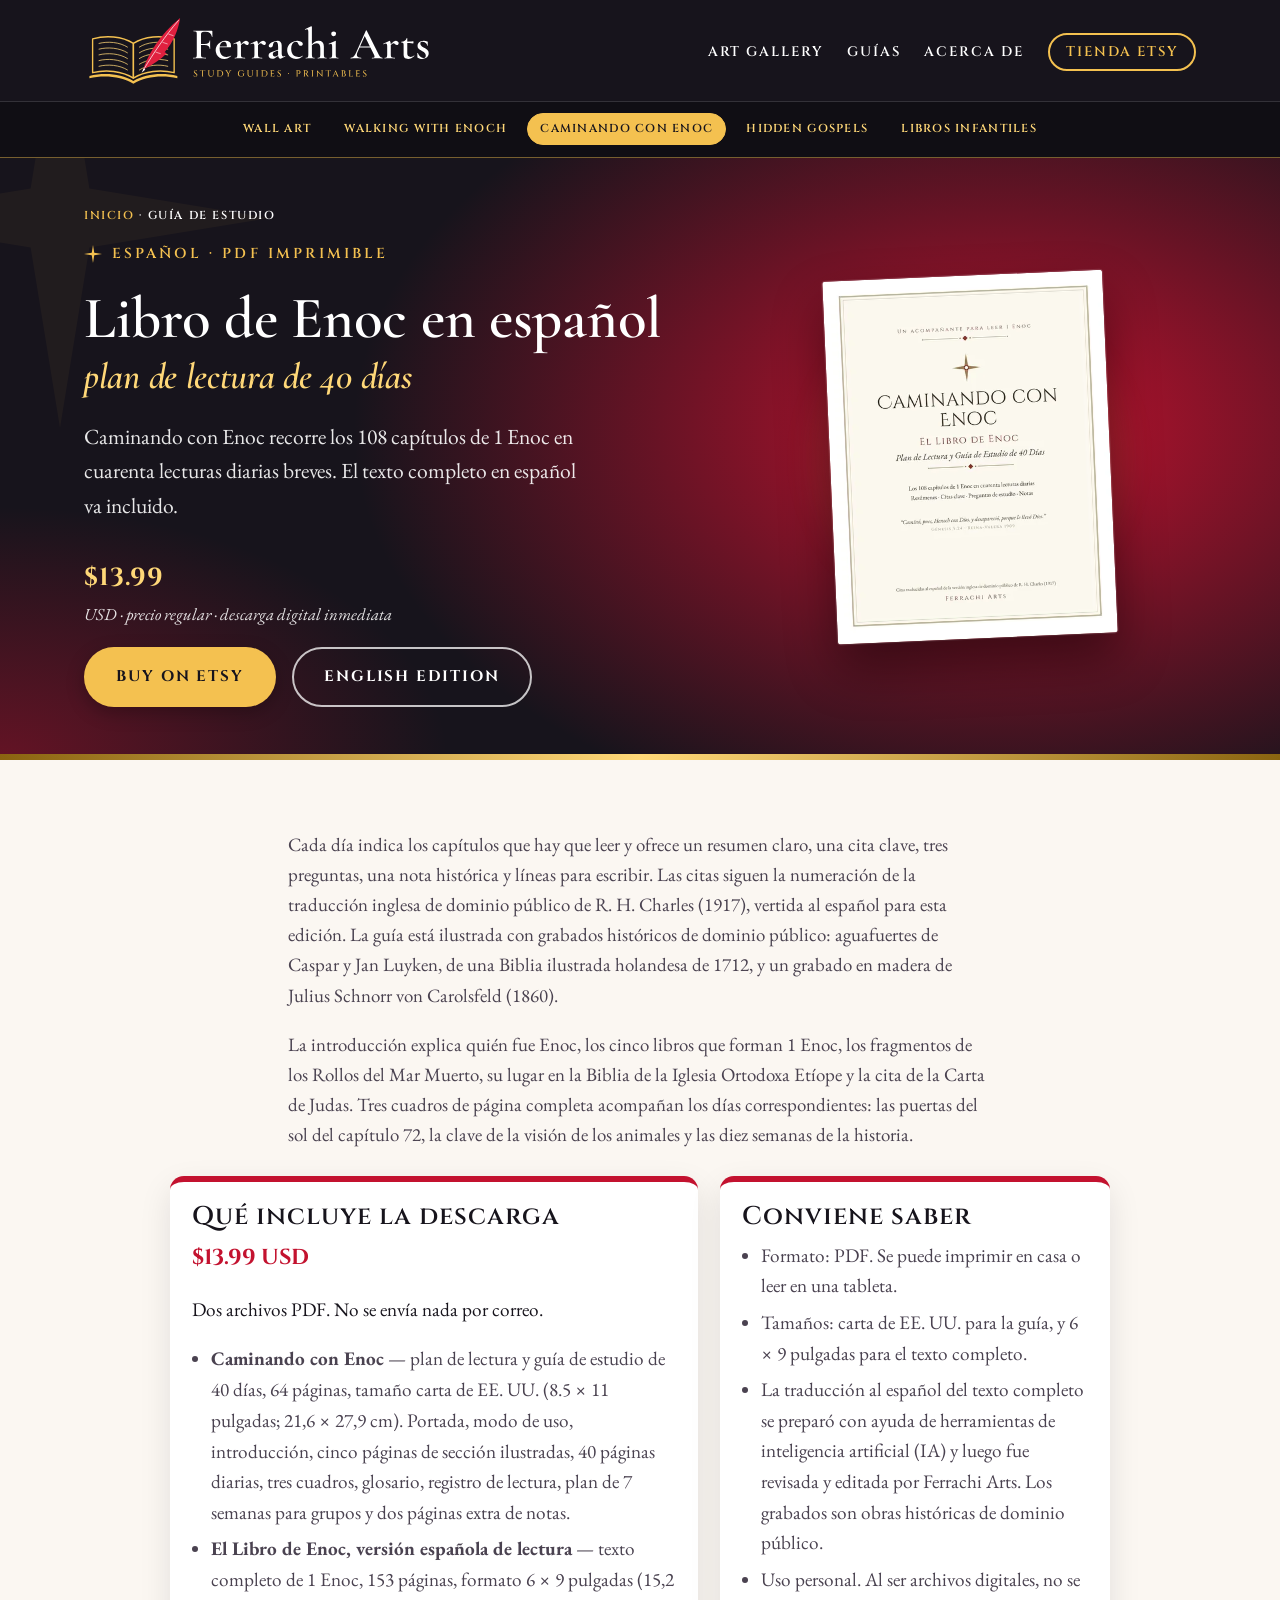
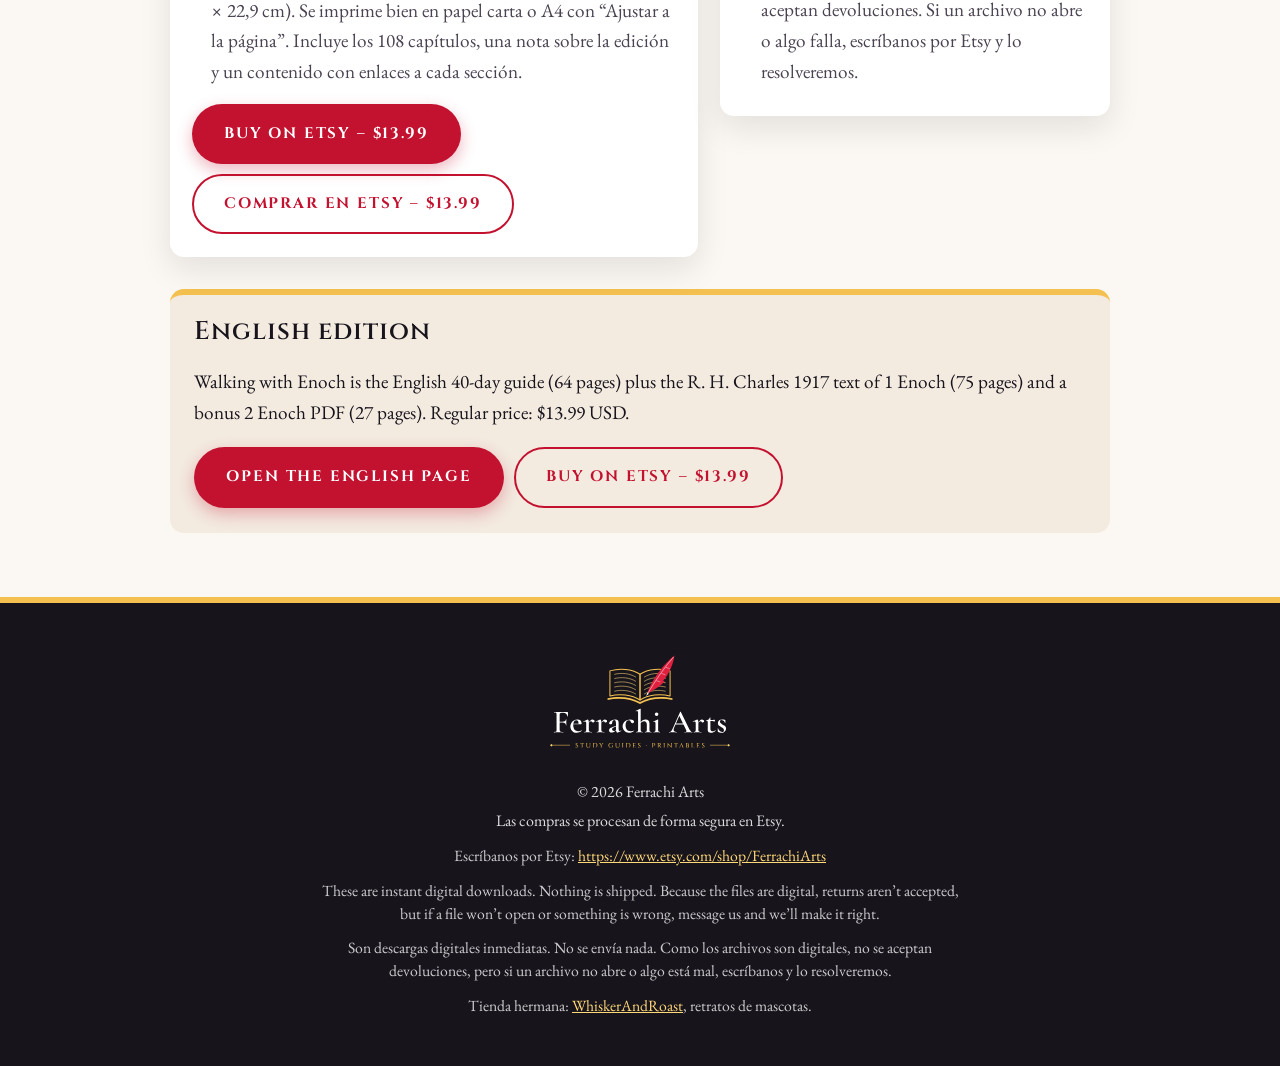
<file: caminando-con-enoc/index.html>
<!DOCTYPE html>
<html lang="es">
<head>
  <meta charset="utf-8">
  <meta name="viewport" content="width=device-width, initial-scale=1">
  <title>Libro de Enoc en Español: Plan de Lectura de 40 Días | Ferrachi Arts</title>
  <meta name="description" content="Caminando con Enoc: guía imprimible de 64 páginas y el texto completo de 1 Enoc (153 páginas, 6×9). Cuarenta lecturas de los 108 capítulos. $13.99 USD en Etsy.">
  <link rel="canonical" href="https://ferrachiarts.com/caminando-con-enoc/">
  <link rel="alternate" hreflang="es" href="https://ferrachiarts.com/caminando-con-enoc/">
  <link rel="alternate" hreflang="en" href="https://ferrachiarts.com/walking-with-enoch/">

  <meta property="og:type" content="product">
  <meta property="og:site_name" content="Ferrachi Arts">
  <meta property="og:title" content="Libro de Enoc en Español: Plan de Lectura de 40 Días">
  <meta property="og:locale" content="es">
  <meta property="og:description" content="Guía de estudio de 64 páginas y el texto completo de 1 Enoc en español, 153 páginas. $13.99 USD, descarga digital en Etsy.">
  <meta property="og:url" content="https://ferrachiarts.com/caminando-con-enoc/">
  <meta property="og:image" content="https://ferrachiarts.com/images/caminando-con-enoc-portada-900.jpg">
  <meta property="og:image:alt" content="Portada de Caminando con Enoc, plan de lectura y guía de estudio de 40 días">
  <meta name="twitter:card" content="summary_large_image">

  <link rel="icon" href="../favicon.ico" sizes="any">
  <link rel="icon" href="../images/icon.svg" type="image/svg+xml">
  <link rel="apple-touch-icon" href="../images/apple-touch-icon.png">
  <meta name="theme-color" content="#17141C">

  <link rel="preconnect" href="https://fonts.googleapis.com">
  <link rel="preconnect" href="https://fonts.gstatic.com" crossorigin>
  <link href="https://fonts.googleapis.com/css2?family=Cinzel:wght@500;600;700&amp;family=Cormorant+Garamond:ital,wght@0,600;1,600&amp;family=EB+Garamond:ital,wght@0,400;0,500;1,400&amp;display=swap" rel="stylesheet">
  <link rel="stylesheet" href="../css/style.css">

  <script type="application/ld+json">
  {
    "@context": "https://schema.org",
    "@type": "Product",
    "name": "Libro de Enoc en Español: Plan de Lectura de 40 Días",
    "description": "Caminando con Enoc: PDF de 64 páginas en tamaño carta con 40 lecturas diarias de los 108 capítulos de 1 Enoc, más el texto completo en español (153 páginas, 6 por 9 pulgadas), basado en la traducción de R. H. Charles de 1917.",
    "image": "https://ferrachiarts.com/images/caminando-con-enoc-portada-900.jpg",
    "brand": { "@type": "Brand", "name": "Ferrachi Arts" },
    "category": "Guía de estudio digital",
    "inLanguage": "es",
    "url": "https://ferrachiarts.com/caminando-con-enoc/",
    "offers": {
      "@type": "Offer",
      "price": "13.99",
      "priceCurrency": "USD",
      "availability": "https://schema.org/InStock",
      "url": "https://www.etsy.com/listing/4603931727/libro-de-enoc-en-espanol-plan-de-lectura"
    }
  }
  </script>
</head>
<body>
  <a class="skip-link" href="#main">Saltar al contenido</a>

  <svg width="0" height="0" style="position:absolute" aria-hidden="true">
    <defs>
      <symbol id="star" viewBox="-100 -100 200 200"><path d="M0,-100 L14,-14 L100,0 L14,14 L0,100 L-14,14 L-100,0 L-14,-14 Z"/></symbol>
    </defs>
  </svg>

  <header class="site-header">
    <div class="wrap header-inner">
      <a href="../" class="brand" aria-label="Ferrachi Arts, inicio">
        <img src="../images/logo_horizontal_dark.svg" alt="Ferrachi Arts" class="logo" width="1048" height="220">
      </a>
      <nav aria-label="Principal">
        <ul>
          <li><a href="../#gallery">Art Gallery</a></li>
          <li><a href="../#guides">Guías</a></li>
          <li><a href="../#about">Acerca de</a></li>
          <li><a class="nav-cta" href="https://www.etsy.com/shop/FerrachiArts" target="_blank" rel="noopener">Tienda Etsy</a></li>
        </ul>
      </nav>
    </div>
  </header>
  <nav class="site-subnav" aria-label="Páginas de productos">
    <ul class="wrap">
      <li><a href="../wall-art/">Wall Art</a></li>
      <li><a href="../walking-with-enoch/">Walking with Enoch</a></li>
      <li><a href="../caminando-con-enoc/" lang="es" aria-current="page">Caminando con Enoc</a></li>
      <li><a href="../hidden-gospels/">Hidden Gospels</a></li>
      <li><a href="../enoch-kids-books/">Libros infantiles</a></li>
    </ul>
  </nav>

  <main id="main">
    <section class="hero product-hero">
      <svg class="deco deco-1" aria-hidden="true"><use href="#star"/></svg>
      <div class="wrap hero-grid">
        <div class="hero-text">
          <p class="crumbs"><a href="../">Inicio</a> · Guía de estudio</p>
          <p class="eyebrow"><svg aria-hidden="true"><use href="#star"/></svg> Español · PDF imprimible</p>
          <h1 class="hero-title">Libro de Enoc en español <em>plan de lectura de 40 días</em></h1>
          <p class="lead">Caminando con Enoc recorre los 108 capítulos de 1&nbsp;Enoc en cuarenta lecturas diarias breves. El texto completo en español va incluido.</p>
          <p class="price-tag">$13.99 <span>USD · precio regular · descarga digital inmediata</span></p>
          <div class="hero-actions">
            <a class="btn btn-gold" href="https://www.etsy.com/listing/4603931727/libro-de-enoc-en-espanol-plan-de-lectura" target="_blank" rel="noopener">Buy on Etsy</a>
            <a class="btn btn-ghost" href="../walking-with-enoch/" lang="en">English edition</a>
          </div>
        </div>
        <div class="hero-art single">
          <div class="glow"></div>
          <picture class="cover cover-front">
            <source type="image/webp" srcset="../images/caminando-con-enoc-portada-page.webp">
            <img src="../images/caminando-con-enoc-portada-page.jpg" alt="Portada de Caminando con Enoc: El Libro de Enoc, plan de lectura y guía de estudio de 40 días" width="480" height="622">
          </picture>
        </div>
      </div>
    </section>

    <section class="product-body">
      <div class="wrap">
        <div class="prose">
          <p>Cada día indica los capítulos que hay que leer y ofrece un resumen claro, una cita clave, tres preguntas, una nota histórica y líneas para escribir. Las citas siguen la numeración de la traducción inglesa de dominio público de R.&nbsp;H. Charles (1917), vertida al español para esta edición. La guía está ilustrada con grabados históricos de dominio público: aguafuertes de Caspar y Jan Luyken, de una Biblia ilustrada holandesa de 1712, y un grabado en madera de Julius Schnorr von Carolsfeld (1860).</p>
          <p>La introducción explica quién fue Enoc, los cinco libros que forman 1&nbsp;Enoc, los fragmentos de los Rollos del Mar Muerto, su lugar en la Biblia de la Iglesia Ortodoxa Etíope y la cita de la Carta de Judas. Tres cuadros de página completa acompañan los días correspondientes: las puertas del sol del capítulo 72, la clave de la visión de los animales y las diez semanas de la historia.</p>
        </div>

        <div class="spec-grid">
          <article class="spec">
            <h2>Qué incluye la descarga</h2>
            <p class="price-plain">$13.99 USD</p>
            <p>Dos archivos PDF. No se envía nada por correo.</p>
            <ul>
              <li><strong>Caminando con Enoc</strong> — plan de lectura y guía de estudio de 40 días, 64 páginas, tamaño carta de EE.&nbsp;UU. (8.5 × 11 pulgadas; 21,6 × 27,9 cm). Portada, modo de uso, introducción, cinco páginas de sección ilustradas, 40 páginas diarias, tres cuadros, glosario, registro de lectura, plan de 7 semanas para grupos y dos páginas extra de notas.</li>
              <li id="texto-completo"><strong>El Libro de Enoc, versión española de lectura</strong> — texto completo de 1&nbsp;Enoc, 153 páginas, formato 6 × 9 pulgadas (15,2 × 22,9 cm). Se imprime bien en papel carta o A4 con “Ajustar a la página”. Incluye los 108 capítulos, una nota sobre la edición y un contenido con enlaces a cada sección.</li>
            </ul>
            <div class="buy-row">
              <a class="btn btn-primary" href="https://www.etsy.com/listing/4603931727/libro-de-enoc-en-espanol-plan-de-lectura" target="_blank" rel="noopener">Buy on Etsy – $13.99</a>
              <a class="btn btn-outline" href="https://www.etsy.com/listing/4603931727/libro-de-enoc-en-espanol-plan-de-lectura" target="_blank" rel="noopener">Comprar en Etsy – $13.99</a>
            </div>
          </article>
          <article class="spec">
            <h2>Conviene saber</h2>
            <ul>
              <li>Formato: PDF. Se puede imprimir en casa o leer en una tableta.</li>
              <li>Tamaños: carta de EE.&nbsp;UU. para la guía, y 6 × 9 pulgadas para el texto completo.</li>
              <li>La traducción al español del texto completo se preparó con ayuda de herramientas de inteligencia artificial (IA) y luego fue revisada y editada por Ferrachi Arts. Los grabados son obras históricas de dominio público.</li>
              <li>Uso personal. Al ser archivos digitales, no se aceptan devoluciones. Si un archivo no abre o algo falla, escríbanos por Etsy y lo resolveremos.</li>
            </ul>
          </article>
        </div>

        <aside class="lang-panel" lang="en">
          <h2>English edition</h2>
          <p>Walking with Enoch is the English 40-day guide (64 pages) plus the R.&nbsp;H. Charles 1917 text of 1&nbsp;Enoch (75 pages) and a bonus 2&nbsp;Enoch PDF (27 pages). Regular price: $13.99&nbsp;USD.</p>
          <div class="buy-row">
            <a class="btn btn-primary" href="../walking-with-enoch/">Open the English page</a>
            <a class="btn btn-outline" href="https://www.etsy.com/listing/4603578469/book-of-enoch-40-day-reading-plan-and" target="_blank" rel="noopener">Buy on Etsy – $13.99</a>
          </div>
        </aside>
      </div>
    </section>
  </main>

  <footer class="site-footer">
    <div class="wrap">
      <img src="../images/logo_dark.svg" alt="Ferrachi Arts" class="footer-logo" width="1200" height="515" loading="lazy">
      <p>© 2026 Ferrachi Arts</p>
      <p>Las compras se procesan de forma segura en Etsy.</p>
      <p class="fine-print">Escríbanos por Etsy: <a href="https://www.etsy.com/shop/FerrachiArts">https://www.etsy.com/shop/FerrachiArts</a></p>
      <p class="fine-print" lang="en">These are instant digital downloads. Nothing is shipped. Because the files are digital, returns aren’t accepted, but if a file won’t open or something is wrong, message us and we’ll make it right.</p>
      <p class="fine-print">Son descargas digitales inmediatas. No se envía nada. Como los archivos son digitales, no se aceptan devoluciones, pero si un archivo no abre o algo está mal, escríbanos y lo resolveremos.</p>
      <p class="fine-print">Tienda hermana: <a href="https://whiskerandroast.com">WhiskerAndRoast</a>, retratos de mascotas.</p>
    </div>
  </footer>
</body>
</html>
</file>
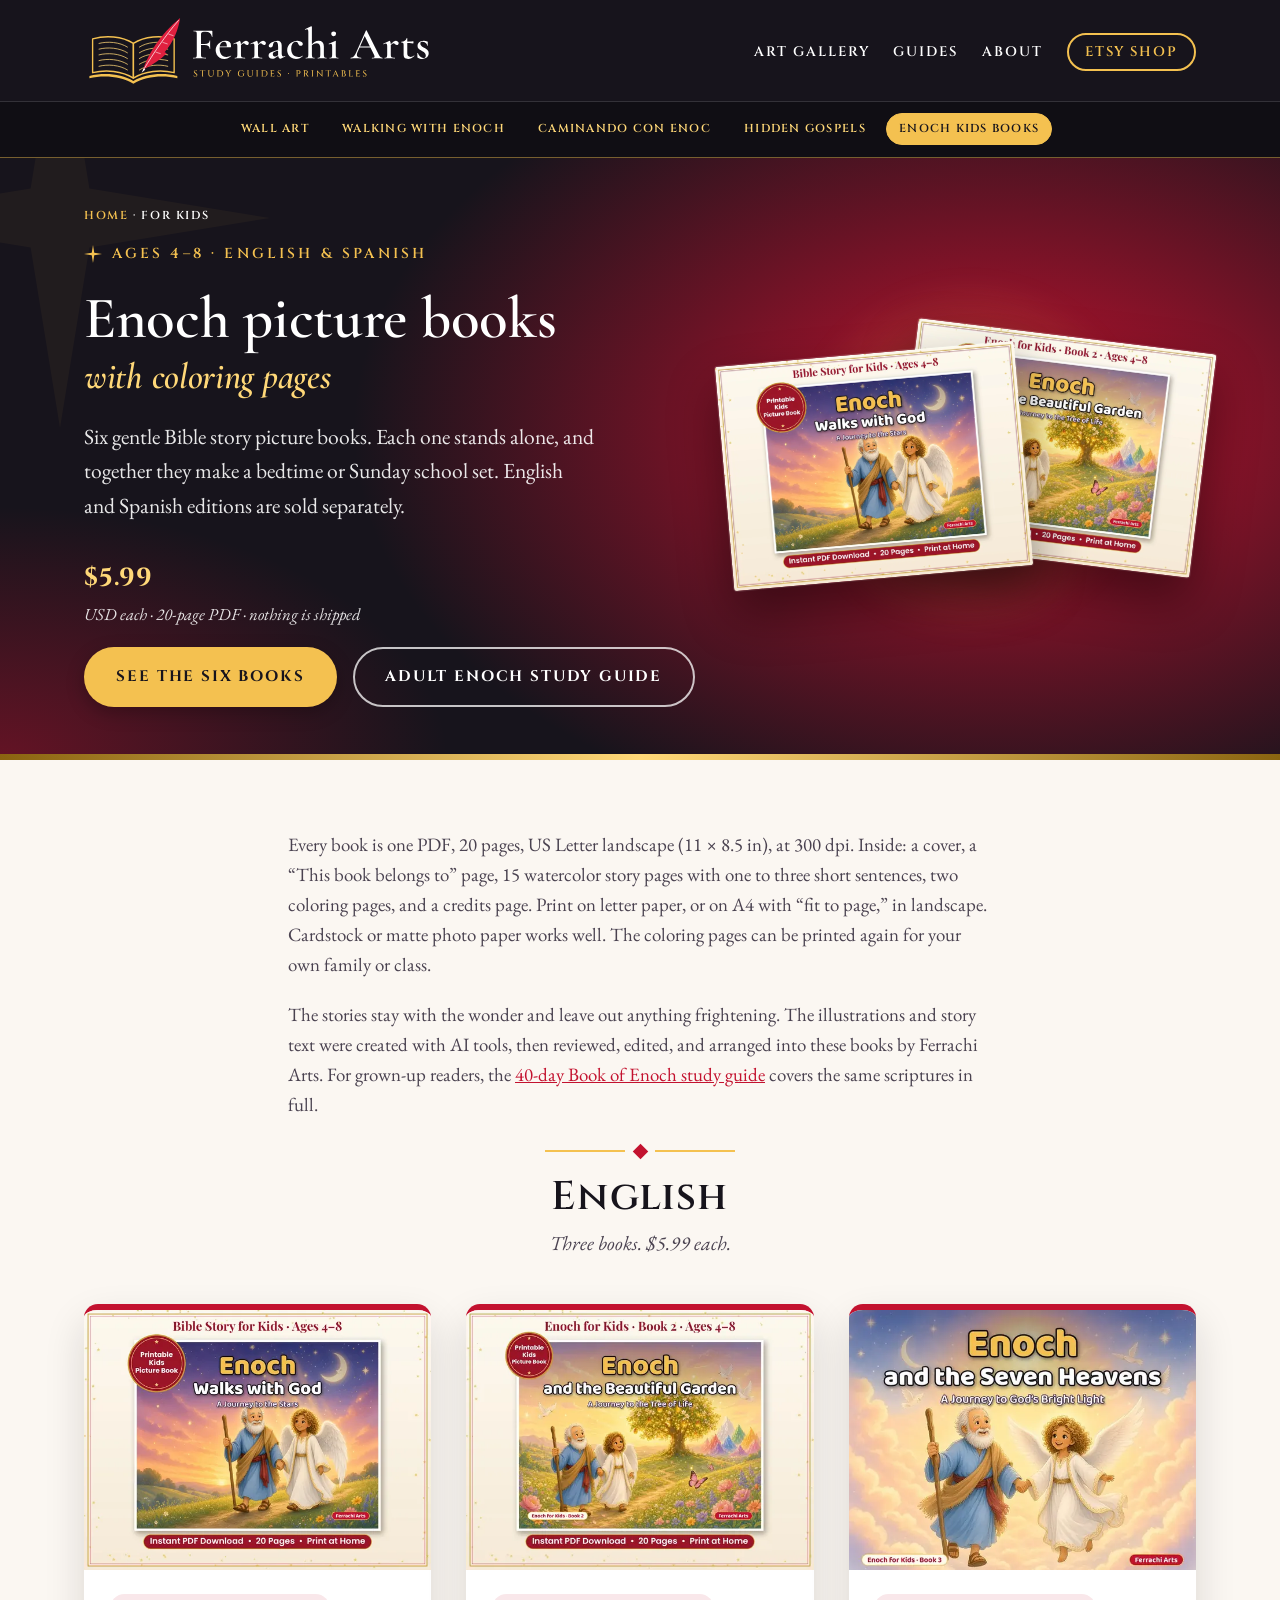
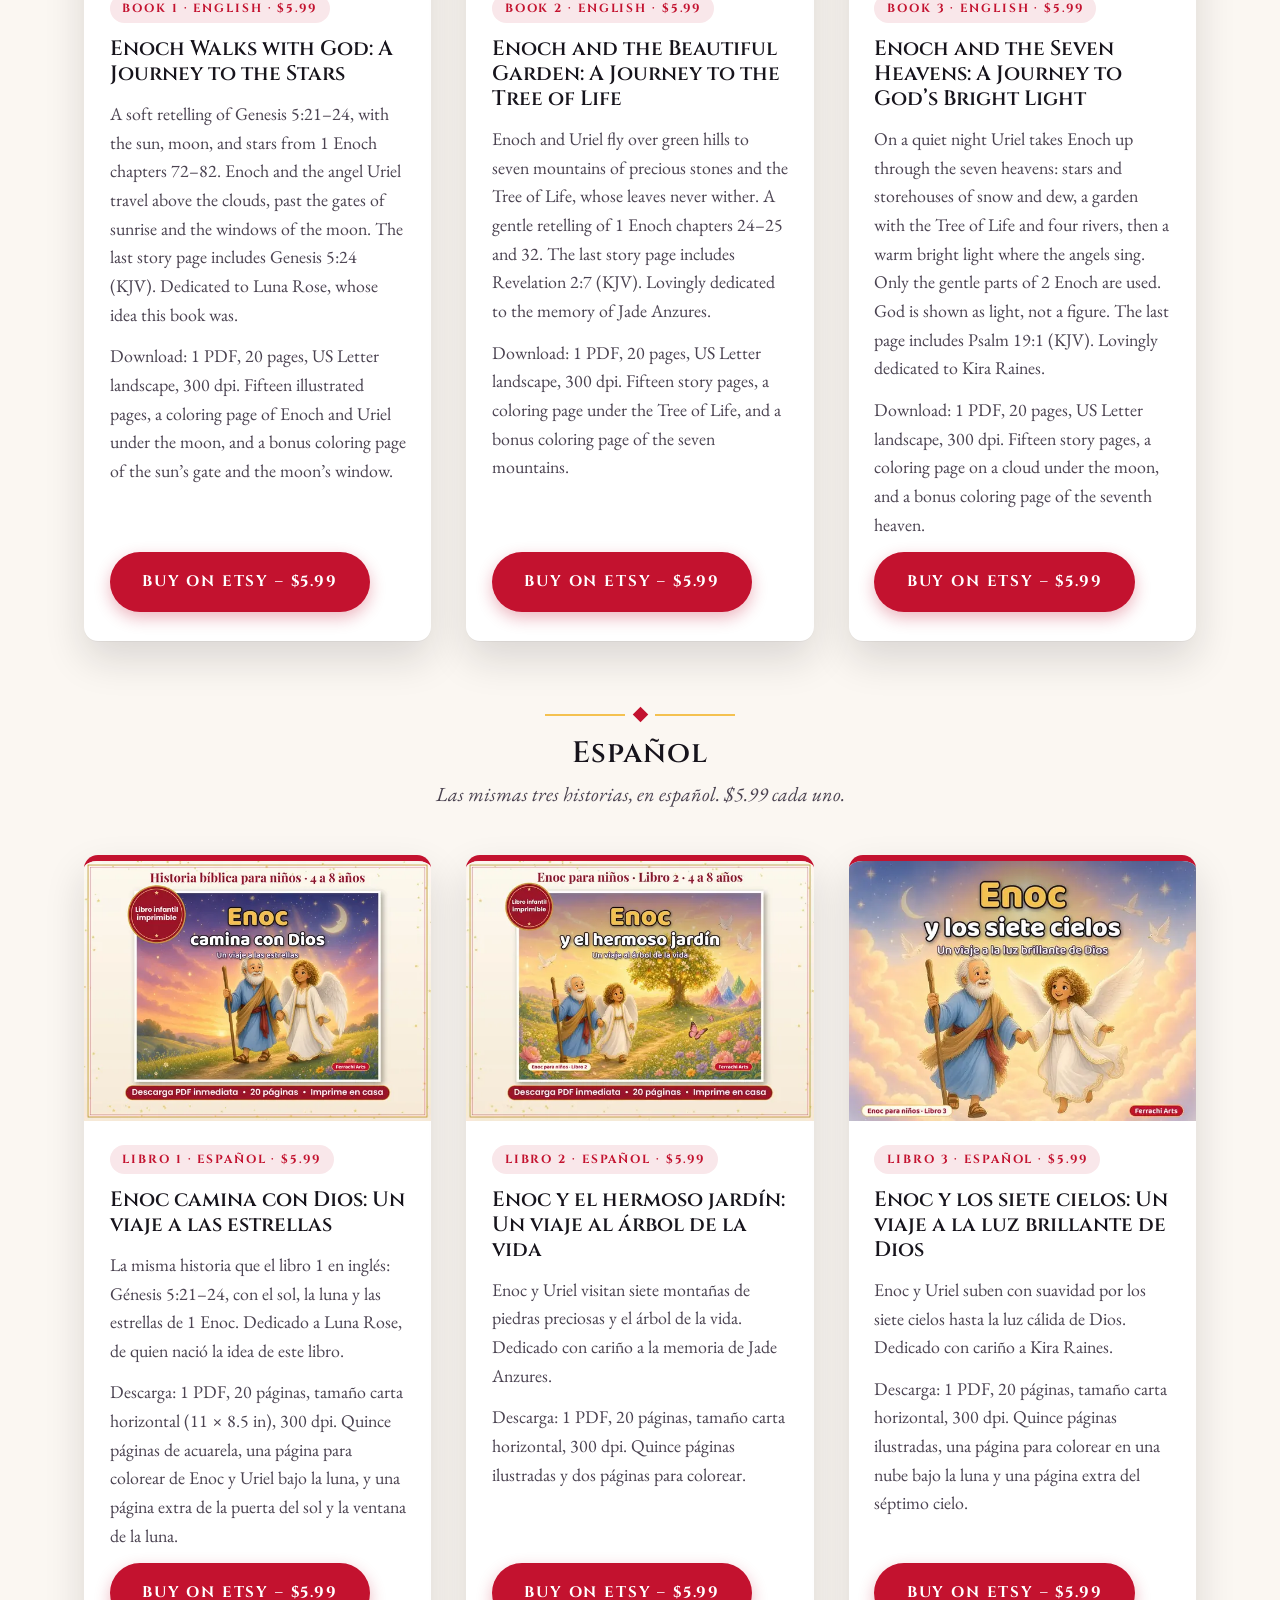
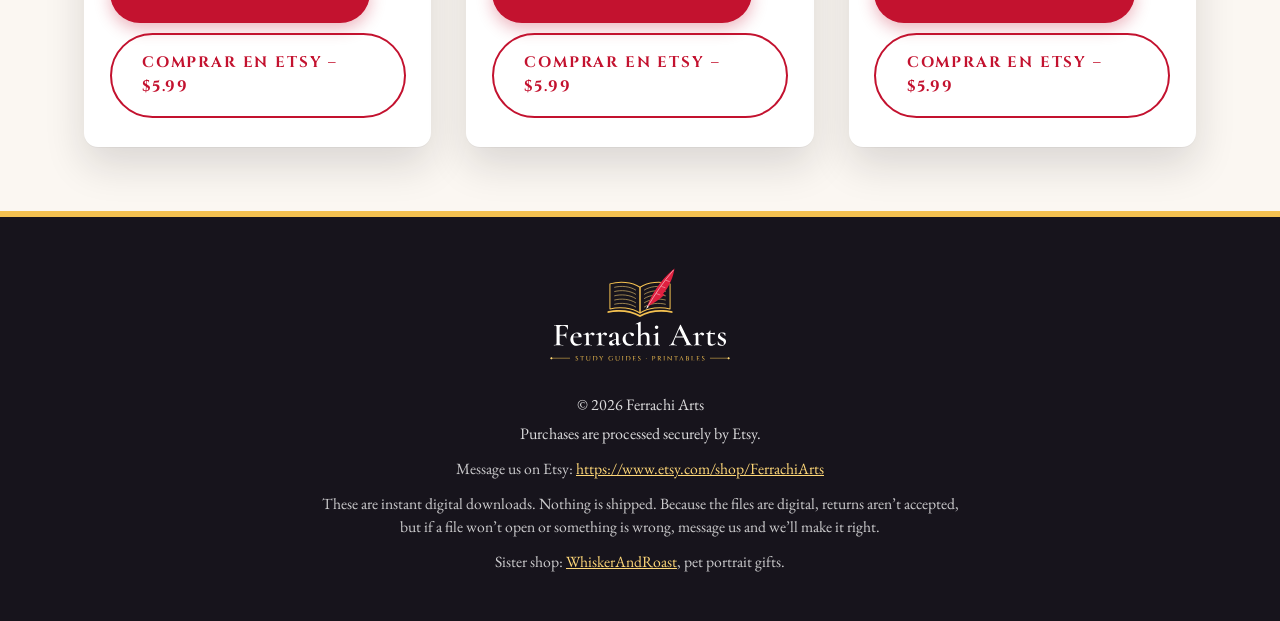
<file: enoch-kids-books/index.html>
<!DOCTYPE html>
<html lang="en">
<head>
  <meta charset="utf-8">
  <meta name="viewport" content="width=device-width, initial-scale=1">
  <title>Enoch Picture Books for Kids with Coloring Pages | Ferrachi Arts</title>
  <meta name="description" content="Six printable Enoch picture books for ages 4–8, in English and Spanish. Each is a 20-page landscape PDF at 300 dpi, with watercolor story pages and coloring pages. $5.99.">
  <link rel="canonical" href="https://ferrachiarts.com/enoch-kids-books/">

  <meta property="og:type" content="website">
  <meta property="og:site_name" content="Ferrachi Arts">
  <meta property="og:title" content="Enoch Picture Books for Kids with Coloring Pages">
  <meta property="og:description" content="Six Bible story picture books for ages 4–8. 20-page US Letter landscape PDFs, 300 dpi, with coloring pages. $5.99 each, instant download.">
  <meta property="og:url" content="https://ferrachiarts.com/enoch-kids-books/">
  <meta property="og:image" content="https://ferrachiarts.com/images/enoch-walks-with-god-cover-1200.jpg">
  <meta property="og:image:alt" content="Cover of Enoch Walks with God, a printable picture book">
  <meta name="twitter:card" content="summary_large_image">

  <link rel="icon" href="../favicon.ico" sizes="any">
  <link rel="icon" href="../images/icon.svg" type="image/svg+xml">
  <link rel="apple-touch-icon" href="../images/apple-touch-icon.png">
  <meta name="theme-color" content="#17141C">

  <link rel="preconnect" href="https://fonts.googleapis.com">
  <link rel="preconnect" href="https://fonts.gstatic.com" crossorigin>
  <link href="https://fonts.googleapis.com/css2?family=Cinzel:wght@500;600;700&amp;family=Cormorant+Garamond:ital,wght@0,600;1,600&amp;family=EB+Garamond:ital,wght@0,400;0,500;1,400&amp;display=swap" rel="stylesheet">
  <link rel="stylesheet" href="../css/style.css">

  <script type="application/ld+json">
  {
    "@context": "https://schema.org",
    "@graph": [
      {
        "@type": "Product",
        "name": "Enoch Walks with God: A Journey to the Stars",
        "description": "Printable Bible story picture book for ages 4–8. One 20-page PDF, US Letter landscape (11 by 8.5 in), 300 dpi: cover, a name page, 15 watercolor story pages, and two coloring pages. A gentle retelling of Genesis 5:21–24 with the sun, moon, and stars from 1 Enoch.",
        "image": "https://ferrachiarts.com/images/enoch-walks-with-god-cover-1200.jpg",
        "brand": { "@type": "Brand", "name": "Ferrachi Arts" },
        "category": "Children's picture book",
        "url": "https://ferrachiarts.com/enoch-kids-books/#enoch-walks-with-god",
        "offers": {
          "@type": "Offer",
          "price": "5.99",
          "priceCurrency": "USD",
          "availability": "https://schema.org/InStock",
          "url": "https://www.etsy.com/listing/4604917497/enoch-walks-with-god-printable-bible"
        }
      },
      {
        "@type": "Product",
        "name": "Enoch and the Beautiful Garden: A Journey to the Tree of Life",
        "description": "Book 2 for ages 4–8. One 20-page PDF, US Letter landscape, 300 dpi, with 15 illustrated story pages and two coloring pages. A gentle retelling of 1 Enoch 24–25 and 32: seven mountains of precious stones and the Tree of Life.",
        "image": "https://ferrachiarts.com/images/enoch-and-the-beautiful-garden-cover-1200.jpg",
        "brand": { "@type": "Brand", "name": "Ferrachi Arts" },
        "category": "Children's picture book",
        "url": "https://ferrachiarts.com/enoch-kids-books/#enoch-and-the-beautiful-garden",
        "offers": {
          "@type": "Offer",
          "price": "5.99",
          "priceCurrency": "USD",
          "availability": "https://schema.org/InStock",
          "url": "https://www.etsy.com/listing/4604993773/enoch-and-the-beautiful-garden-printable"
        }
      },
      {
        "@type": "Product",
        "name": "Enoch and the Seven Heavens: A Journey to God's Bright Light",
        "description": "Book 3 for ages 4–8. One 20-page PDF, US Letter landscape, 300 dpi, with 15 illustrated story pages and two coloring pages. A gentle retelling of Enoch's journey through the seven heavens in 2 Enoch. God is shown only as a warm, bright light.",
        "image": "https://ferrachiarts.com/images/enoch-and-the-seven-heavens-cover-1200.jpg",
        "brand": { "@type": "Brand", "name": "Ferrachi Arts" },
        "category": "Children's picture book",
        "url": "https://ferrachiarts.com/enoch-kids-books/#enoch-and-the-seven-heavens",
        "offers": {
          "@type": "Offer",
          "price": "5.99",
          "priceCurrency": "USD",
          "availability": "https://schema.org/InStock",
          "url": "https://www.etsy.com/listing/4605166567/enoch-and-the-seven-heavens-printable"
        }
      },
      {
        "@type": "Product",
        "name": "Enoc camina con Dios: Un viaje a las estrellas",
        "description": "Edición en español del libro 1, para niños de 4 a 8 años. Un PDF de 20 páginas, tamaño carta horizontal, 300 dpi, con 15 páginas de acuarela y dos páginas para colorear.",
        "image": "https://ferrachiarts.com/images/enoc-camina-con-dios-portada-1200.jpg",
        "brand": { "@type": "Brand", "name": "Ferrachi Arts" },
        "inLanguage": "es",
        "category": "Libro infantil",
        "url": "https://ferrachiarts.com/enoch-kids-books/#enoc-camina-con-dios",
        "offers": {
          "@type": "Offer",
          "price": "5.99",
          "priceCurrency": "USD",
          "availability": "https://schema.org/InStock",
          "url": "https://www.etsy.com/listing/4604940236/enoc-camina-con-dios-libro-infantil"
        }
      },
      {
        "@type": "Product",
        "name": "Enoc y el hermoso jardín: Un viaje al árbol de la vida",
        "description": "Edición en español del libro 2, para niños de 4 a 8 años. Un PDF de 20 páginas, tamaño carta horizontal, 300 dpi, con 15 páginas ilustradas y dos páginas para colorear.",
        "image": "https://ferrachiarts.com/images/enoc-y-el-hermoso-jardin-portada-1200.jpg",
        "brand": { "@type": "Brand", "name": "Ferrachi Arts" },
        "inLanguage": "es",
        "category": "Libro infantil",
        "url": "https://ferrachiarts.com/enoch-kids-books/#enoc-y-el-hermoso-jardin",
        "offers": {
          "@type": "Offer",
          "price": "5.99",
          "priceCurrency": "USD",
          "availability": "https://schema.org/InStock",
          "url": "https://www.etsy.com/listing/4604996241/enoc-y-el-hermoso-jardin-libro-infantil"
        }
      },
      {
        "@type": "Product",
        "name": "Enoc y los siete cielos: Un viaje a la luz brillante de Dios",
        "description": "Edición en español del libro 3, para niños de 4 a 8 años. Un PDF de 20 páginas, tamaño carta horizontal, 300 dpi, con 15 páginas ilustradas y dos páginas para colorear.",
        "image": "https://ferrachiarts.com/images/enoc-y-los-siete-cielos-portada-1200.jpg",
        "brand": { "@type": "Brand", "name": "Ferrachi Arts" },
        "inLanguage": "es",
        "category": "Libro infantil",
        "url": "https://ferrachiarts.com/enoch-kids-books/#enoc-y-los-siete-cielos",
        "offers": {
          "@type": "Offer",
          "price": "5.99",
          "priceCurrency": "USD",
          "availability": "https://schema.org/InStock",
          "url": "https://www.etsy.com/listing/4605189368/enoc-y-los-siete-cielos-libro-infantil"
        }
      }
    ]
  }
  </script>
</head>
<body>
  <a class="skip-link" href="#main">Skip to content</a>

  <svg width="0" height="0" style="position:absolute" aria-hidden="true">
    <defs>
      <symbol id="star" viewBox="-100 -100 200 200"><path d="M0,-100 L14,-14 L100,0 L14,14 L0,100 L-14,14 L-100,0 L-14,-14 Z"/></symbol>
    </defs>
  </svg>

  <header class="site-header">
    <div class="wrap header-inner">
      <a href="../" class="brand" aria-label="Ferrachi Arts home">
        <img src="../images/logo_horizontal_dark.svg" alt="Ferrachi Arts" class="logo" width="1048" height="220">
      </a>
      <nav aria-label="Main">
        <ul>
          <li><a href="../#gallery">Art Gallery</a></li>
          <li><a href="../#guides">Guides</a></li>
          <li><a href="../#about">About</a></li>
          <li><a class="nav-cta" href="https://www.etsy.com/shop/FerrachiArts" target="_blank" rel="noopener">Etsy shop</a></li>
        </ul>
      </nav>
    </div>
  </header>
  <nav class="site-subnav" aria-label="Product pages">
    <ul class="wrap">
      <li><a href="../wall-art/">Wall Art</a></li>
      <li><a href="../walking-with-enoch/">Walking with Enoch</a></li>
      <li><a href="../caminando-con-enoc/" lang="es">Caminando con Enoc</a></li>
      <li><a href="../hidden-gospels/">Hidden Gospels</a></li>
      <li><a href="../enoch-kids-books/" aria-current="page">Enoch Kids Books</a></li>
    </ul>
  </nav>

  <main id="main">
    <section class="hero product-hero">
      <svg class="deco deco-1" aria-hidden="true"><use href="#star"/></svg>
      <div class="wrap hero-grid">
        <div class="hero-text">
          <p class="crumbs"><a href="../">Home</a> · For kids</p>
          <p class="eyebrow"><svg aria-hidden="true"><use href="#star"/></svg> Ages 4–8 · English &amp; Spanish</p>
          <h1 class="hero-title">Enoch picture books <em>with coloring pages</em></h1>
          <p class="lead">Six gentle Bible story picture books. Each one stands alone, and together they make a bedtime or Sunday school set. English and Spanish editions are sold separately.</p>
          <p class="price-tag">$5.99 <span>USD each · 20-page PDF · nothing is shipped</span></p>
          <div class="hero-actions">
            <a class="btn btn-gold" href="#books">See the six books</a>
            <a class="btn btn-ghost" href="../walking-with-enoch/">Adult Enoch study guide</a>
          </div>
        </div>
        <div class="hero-art">
          <div class="glow"></div>
          <picture class="cover cover-back">
            <source type="image/webp" srcset="../images/enoch-and-the-beautiful-garden-cover-900.webp">
            <img src="../images/enoch-and-the-beautiful-garden-cover-900.jpg" alt="" width="600" height="450">
          </picture>
          <picture class="cover cover-front">
            <source type="image/webp" srcset="../images/enoch-walks-with-god-cover-900.webp">
            <img src="../images/enoch-walks-with-god-cover-900.jpg" alt="Cover of Enoch Walks with God: Enoch and an angel walk a flowered path at sunset under a crescent moon and stars" width="600" height="450">
          </picture>
        </div>
      </div>
    </section>

    <section class="product-body" id="books">
      <div class="wrap">
        <div class="prose">
          <p>Every book is one PDF, 20 pages, US Letter landscape (11 × 8.5 in), at 300 dpi. Inside: a cover, a “This book belongs to” page, 15 watercolor story pages with one to three short sentences, two coloring pages, and a credits page. Print on letter paper, or on A4 with “fit to page,” in landscape. Cardstock or matte photo paper works well. The coloring pages can be printed again for your own family or class.</p>
          <p>The stories stay with the wonder and leave out anything frightening. The illustrations and story text were created with AI tools, then reviewed, edited, and arranged into these books by Ferrachi Arts. For grown-up readers, the <a href="../walking-with-enoch/">40-day Book of Enoch study guide</a> covers the same scriptures in full.</p>
        </div>

        <div class="product-group">
          <div class="ornament" aria-hidden="true"><span></span><i></i><span></span></div>
          <h2 class="section-title">English</h2>
          <p class="section-sub">Three books. $5.99 each.</p>
          <div class="cards cards-three">
            <article class="card" id="enoch-walks-with-god">
              <picture>
                <source type="image/webp" srcset="../images/enoch-walks-with-god-cover-600.webp 600w, ../images/enoch-walks-with-god-cover-900.webp 900w, ../images/enoch-walks-with-god-cover-1200.webp 1200w" sizes="(min-width: 860px) 420px, 92vw">
                <img src="../images/enoch-walks-with-god-cover-600.jpg" width="600" height="450" alt="Cover of Enoch Walks with God: A Journey to the Stars. Enoch and an angel walk a flowered path at sunset under a crescent moon and stars.">
              </picture>
              <div class="card-body">
                <p class="tag">Book 1 · English · $5.99</p>
                <h3>Enoch Walks with God: A Journey to the Stars</h3>
                <p>A soft retelling of Genesis 5:21–24, with the sun, moon, and stars from 1&nbsp;Enoch chapters 72–82. Enoch and the angel Uriel travel above the clouds, past the gates of sunrise and the windows of the moon. The last story page includes Genesis 5:24 (KJV). Dedicated to Luna Rose, whose idea this book was.</p>
                <p>Download: 1 PDF, 20 pages, US Letter landscape, 300 dpi. Fifteen illustrated pages, a coloring page of Enoch and Uriel under the moon, and a bonus coloring page of the sun’s gate and the moon’s window.</p>
                <div class="buy-row">
                  <a class="btn btn-primary" href="https://www.etsy.com/listing/4604917497/enoch-walks-with-god-printable-bible" target="_blank" rel="noopener">Buy on Etsy – $5.99</a>
                </div>
              </div>
            </article>

            <article class="card" id="enoch-and-the-beautiful-garden">
              <picture>
                <source type="image/webp" srcset="../images/enoch-and-the-beautiful-garden-cover-600.webp 600w, ../images/enoch-and-the-beautiful-garden-cover-900.webp 900w, ../images/enoch-and-the-beautiful-garden-cover-1200.webp 1200w" sizes="(min-width: 860px) 420px, 92vw">
                <img src="../images/enoch-and-the-beautiful-garden-cover-600.jpg" width="600" height="450" alt="Cover of Enoch and the Beautiful Garden. Enoch and the angel Uriel walk a flowered path toward the Tree of Life, with seven mountains of precious stones beyond.">
              </picture>
              <div class="card-body">
                <p class="tag">Book 2 · English · $5.99</p>
                <h3>Enoch and the Beautiful Garden: A Journey to the Tree of Life</h3>
                <p>Enoch and Uriel fly over green hills to seven mountains of precious stones and the Tree of Life, whose leaves never wither. A gentle retelling of 1&nbsp;Enoch chapters 24–25 and 32. The last story page includes Revelation 2:7 (KJV). Lovingly dedicated to the memory of Jade Anzures.</p>
                <p>Download: 1 PDF, 20 pages, US Letter landscape, 300 dpi. Fifteen story pages, a coloring page under the Tree of Life, and a bonus coloring page of the seven mountains.</p>
                <div class="buy-row">
                  <a class="btn btn-primary" href="https://www.etsy.com/listing/4604993773/enoch-and-the-beautiful-garden-printable" target="_blank" rel="noopener">Buy on Etsy – $5.99</a>
                </div>
              </div>
            </article>

            <article class="card" id="enoch-and-the-seven-heavens">
              <picture>
                <source type="image/webp" srcset="../images/enoch-and-the-seven-heavens-cover-600.webp 600w, ../images/enoch-and-the-seven-heavens-cover-900.webp 900w, ../images/enoch-and-the-seven-heavens-cover-1200.webp 1200w" sizes="(min-width: 860px) 420px, 92vw">
                <img src="../images/enoch-and-the-seven-heavens-cover-600.jpg" width="600" height="450" alt="Cover of Enoch and the Seven Heavens. Kind old Enoch and the angel Uriel fly hand in hand through golden clouds, with doves, a crescent moon, and stars.">
              </picture>
              <div class="card-body">
                <p class="tag">Book 3 · English · $5.99</p>
                <h3>Enoch and the Seven Heavens: A Journey to God’s Bright Light</h3>
                <p>On a quiet night Uriel takes Enoch up through the seven heavens: stars and storehouses of snow and dew, a garden with the Tree of Life and four rivers, then a warm bright light where the angels sing. Only the gentle parts of 2&nbsp;Enoch are used. God is shown as light, not a figure. The last page includes Psalm 19:1 (KJV). Lovingly dedicated to Kira Raines.</p>
                <p>Download: 1 PDF, 20 pages, US Letter landscape, 300 dpi. Fifteen story pages, a coloring page on a cloud under the moon, and a bonus coloring page of the seventh heaven.</p>
                <div class="buy-row">
                  <a class="btn btn-primary" href="https://www.etsy.com/listing/4605166567/enoch-and-the-seven-heavens-printable" target="_blank" rel="noopener">Buy on Etsy – $5.99</a>
                </div>
              </div>
            </article>
          </div>
        </div>

        <div class="product-group">
          <div class="ornament" aria-hidden="true"><span></span><i></i><span></span></div>
          <h2 class="section-title" lang="es">Español</h2>
          <p class="section-sub">Las mismas tres historias, en español. $5.99 cada uno.</p>
          <div class="cards cards-three">
            <article class="card" id="enoc-camina-con-dios" lang="es">
              <picture>
                <source type="image/webp" srcset="../images/enoc-camina-con-dios-portada-600.webp 600w, ../images/enoc-camina-con-dios-portada-900.webp 900w, ../images/enoc-camina-con-dios-portada-1200.webp 1200w" sizes="(min-width: 860px) 420px, 92vw">
                <img src="../images/enoc-camina-con-dios-portada-600.jpg" width="600" height="450" alt="Portada de Enoc camina con Dios: Un viaje a las estrellas. Enoc y un ángel caminan por un sendero con flores al atardecer, bajo una luna creciente y estrellas.">
              </picture>
              <div class="card-body">
                <p class="tag">Libro 1 · Español · $5.99</p>
                <h3>Enoc camina con Dios: Un viaje a las estrellas</h3>
                <p>La misma historia que el libro 1 en inglés: Génesis 5:21–24, con el sol, la luna y las estrellas de 1&nbsp;Enoc. Dedicado a Luna Rose, de quien nació la idea de este libro.</p>
                <p>Descarga: 1 PDF, 20 páginas, tamaño carta horizontal (11 × 8.5 in), 300 dpi. Quince páginas de acuarela, una página para colorear de Enoc y Uriel bajo la luna, y una página extra de la puerta del sol y la ventana de la luna.</p>
                <div class="buy-row">
                  <a class="btn btn-primary" href="https://www.etsy.com/listing/4604940236/enoc-camina-con-dios-libro-infantil" target="_blank" rel="noopener">Buy on Etsy – $5.99</a>
                  <a class="btn btn-outline" href="https://www.etsy.com/listing/4604940236/enoc-camina-con-dios-libro-infantil" target="_blank" rel="noopener">Comprar en Etsy – $5.99</a>
                </div>
              </div>
            </article>

            <article class="card" id="enoc-y-el-hermoso-jardin" lang="es">
              <picture>
                <source type="image/webp" srcset="../images/enoc-y-el-hermoso-jardin-portada-600.webp 600w, ../images/enoc-y-el-hermoso-jardin-portada-900.webp 900w, ../images/enoc-y-el-hermoso-jardin-portada-1200.webp 1200w" sizes="(min-width: 860px) 420px, 92vw">
                <img src="../images/enoc-y-el-hermoso-jardin-portada-600.jpg" width="600" height="450" alt="Portada de Enoc y el hermoso jardín. Enoc y el ángel Uriel caminan hacia el árbol de la vida, con siete montañas de piedras preciosas al fondo.">
              </picture>
              <div class="card-body">
                <p class="tag">Libro 2 · Español · $5.99</p>
                <h3>Enoc y el hermoso jardín: Un viaje al árbol de la vida</h3>
                <p>Enoc y Uriel visitan siete montañas de piedras preciosas y el árbol de la vida. Dedicado con cariño a la memoria de Jade Anzures.</p>
                <p>Descarga: 1 PDF, 20 páginas, tamaño carta horizontal, 300 dpi. Quince páginas ilustradas y dos páginas para colorear.</p>
                <div class="buy-row">
                  <a class="btn btn-primary" href="https://www.etsy.com/listing/4604996241/enoc-y-el-hermoso-jardin-libro-infantil" target="_blank" rel="noopener">Buy on Etsy – $5.99</a>
                  <a class="btn btn-outline" href="https://www.etsy.com/listing/4604996241/enoc-y-el-hermoso-jardin-libro-infantil" target="_blank" rel="noopener">Comprar en Etsy – $5.99</a>
                </div>
              </div>
            </article>

            <article class="card" id="enoc-y-los-siete-cielos" lang="es">
              <picture>
                <source type="image/webp" srcset="../images/enoc-y-los-siete-cielos-portada-600.webp 600w, ../images/enoc-y-los-siete-cielos-portada-900.webp 900w, ../images/enoc-y-los-siete-cielos-portada-1200.webp 1200w" sizes="(min-width: 860px) 420px, 92vw">
                <img src="../images/enoc-y-los-siete-cielos-portada-600.jpg" width="600" height="450" alt="Portada de Enoc y los siete cielos. El bondadoso Enoc y el ángel Uriel vuelan de la mano entre nubes doradas, con palomas, una luna creciente y estrellas.">
              </picture>
              <div class="card-body">
                <p class="tag">Libro 3 · Español · $5.99</p>
                <h3>Enoc y los siete cielos: Un viaje a la luz brillante de Dios</h3>
                <p>Enoc y Uriel suben con suavidad por los siete cielos hasta la luz cálida de Dios. Dedicado con cariño a Kira Raines.</p>
                <p>Descarga: 1 PDF, 20 páginas, tamaño carta horizontal, 300 dpi. Quince páginas ilustradas, una página para colorear en una nube bajo la luna y una página extra del séptimo cielo.</p>
                <div class="buy-row">
                  <a class="btn btn-primary" href="https://www.etsy.com/listing/4605189368/enoc-y-los-siete-cielos-libro-infantil" target="_blank" rel="noopener">Buy on Etsy – $5.99</a>
                  <a class="btn btn-outline" href="https://www.etsy.com/listing/4605189368/enoc-y-los-siete-cielos-libro-infantil" target="_blank" rel="noopener">Comprar en Etsy – $5.99</a>
                </div>
              </div>
            </article>
          </div>
        </div>
      </div>
    </section>
  </main>

  <footer class="site-footer">
    <div class="wrap">
      <img src="../images/logo_dark.svg" alt="Ferrachi Arts" class="footer-logo" width="1200" height="515" loading="lazy">
      <p>© 2026 Ferrachi Arts</p>
      <p>Purchases are processed securely by Etsy.</p>
      <p class="fine-print">Message us on Etsy: <a href="https://www.etsy.com/shop/FerrachiArts">https://www.etsy.com/shop/FerrachiArts</a></p>
      <p class="fine-print">These are instant digital downloads. Nothing is shipped. Because the files are digital, returns aren’t accepted, but if a file won’t open or something is wrong, message us and we’ll make it right.</p>
      <p class="fine-print">Sister shop: <a href="https://whiskerandroast.com">WhiskerAndRoast</a>, pet portrait gifts.</p>
    </div>
  </footer>
</body>
</html>
</file>
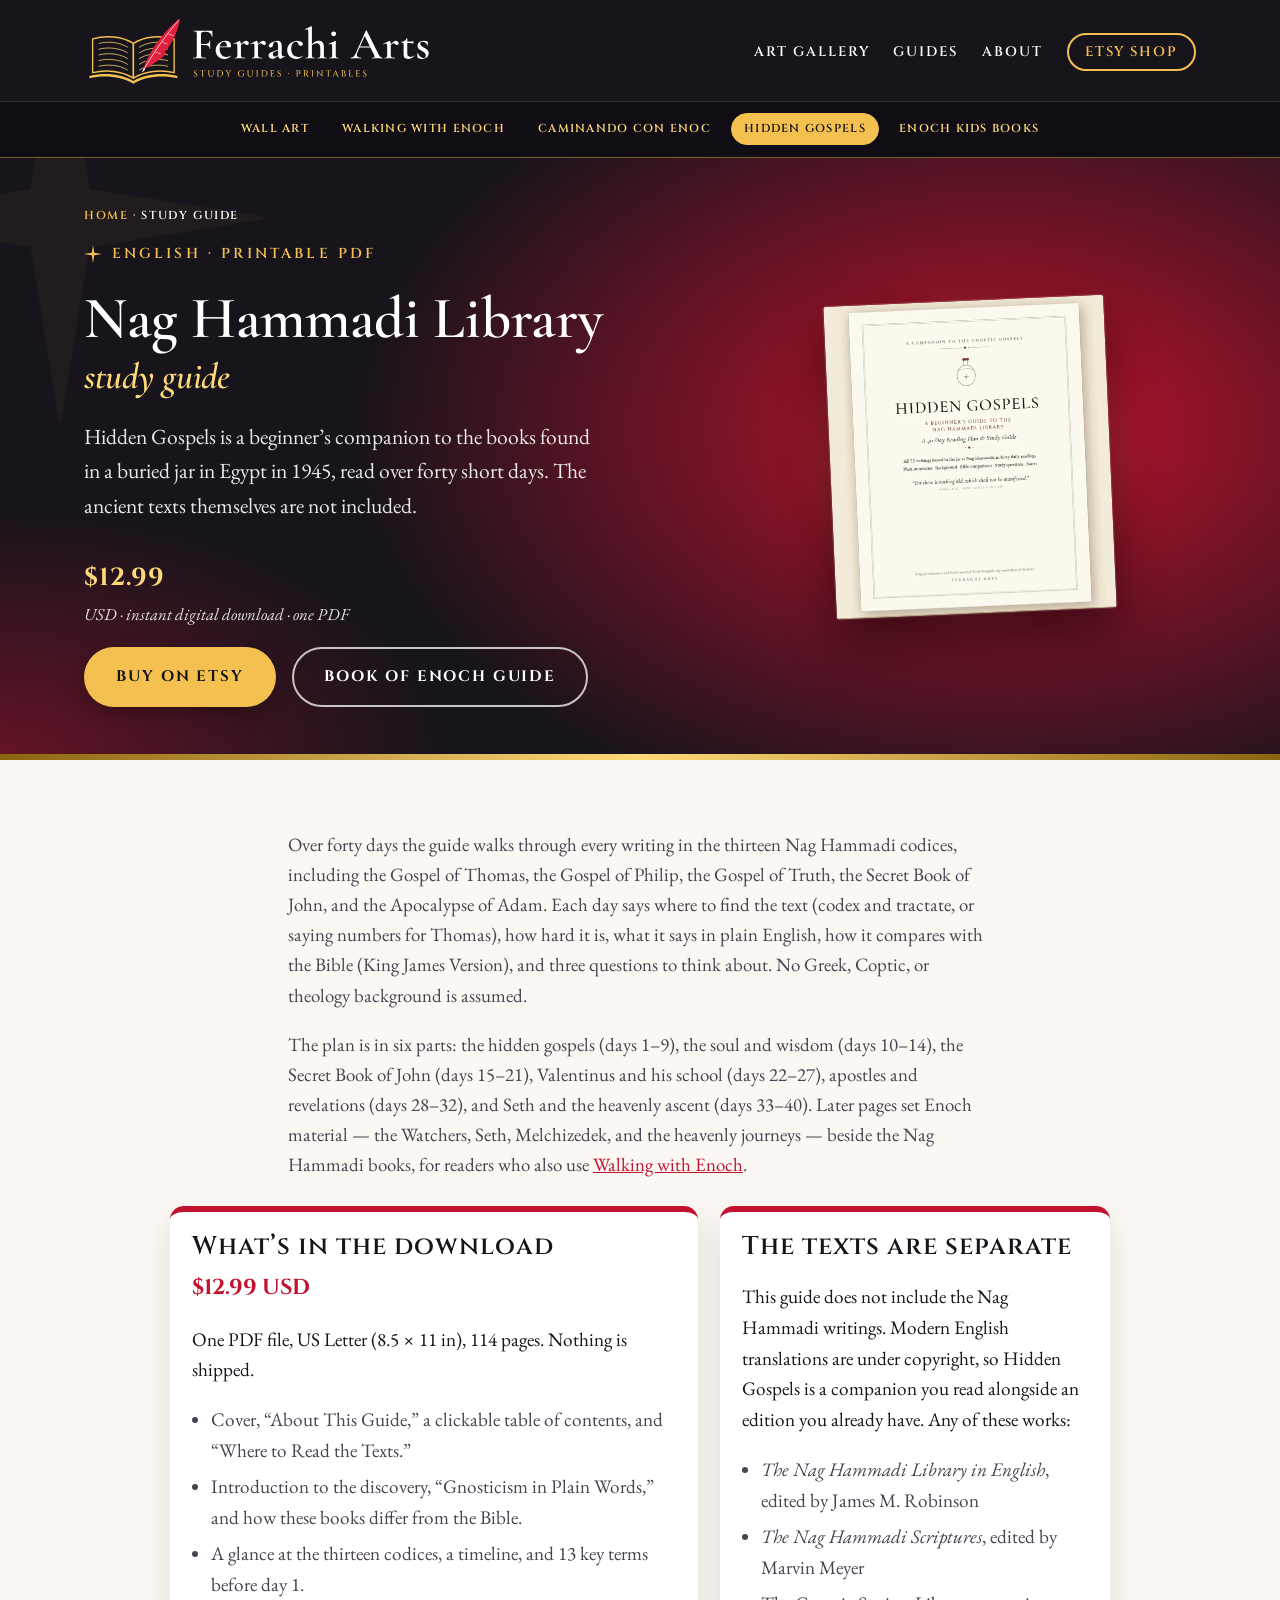
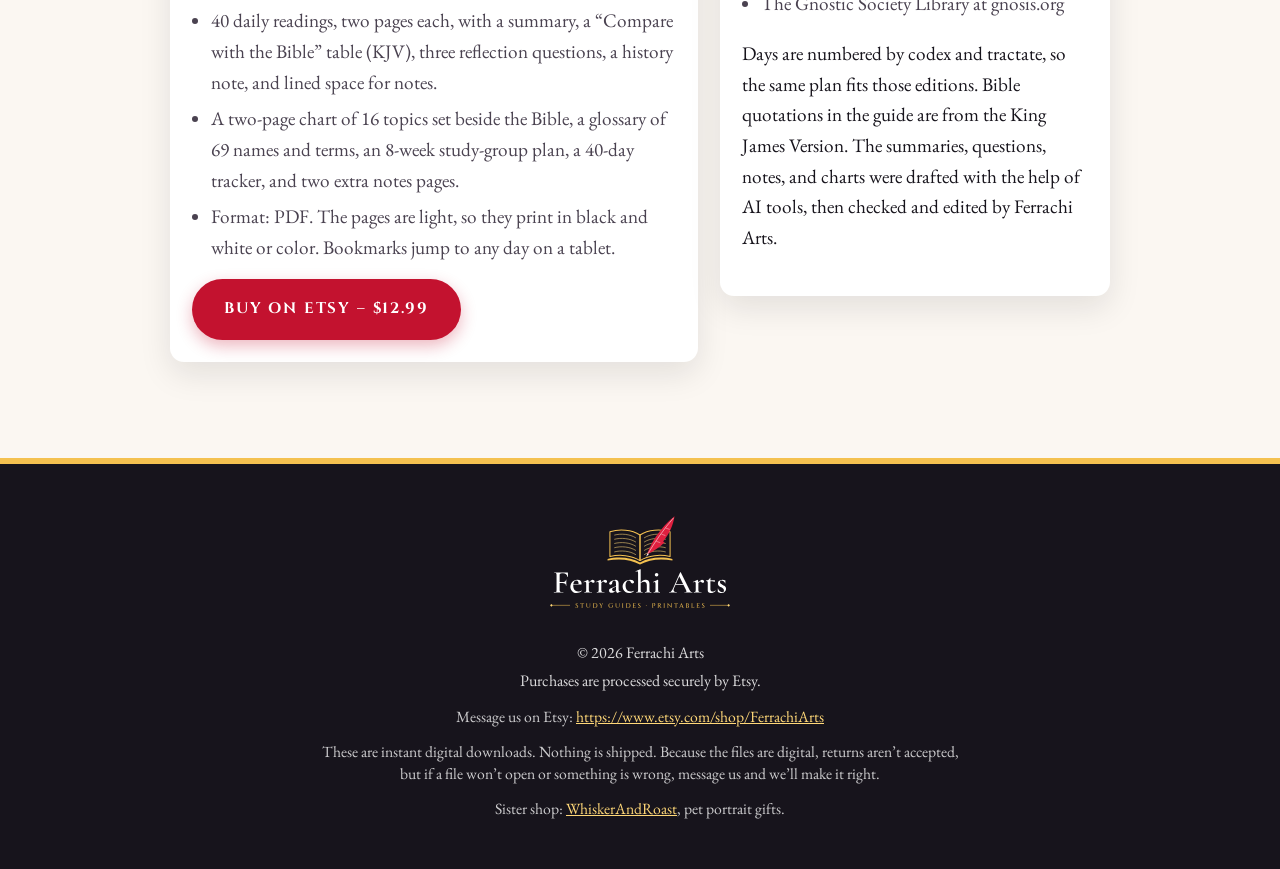
<file: hidden-gospels/index.html>
<!DOCTYPE html>
<html lang="en">
<head>
  <meta charset="utf-8">
  <meta name="viewport" content="width=device-width, initial-scale=1">
  <title>Nag Hammadi Library Study Guide | Hidden Gospels | Ferrachi Arts</title>
  <meta name="description" content="Hidden Gospels is a 114-page printable PDF: a 40-day beginner’s guide to the Nag Hammadi library, including Thomas, Philip, Truth, and the Secret Book of John. $12.99.">
  <link rel="canonical" href="https://ferrachiarts.com/hidden-gospels/">

  <meta property="og:type" content="product">
  <meta property="og:site_name" content="Ferrachi Arts">
  <meta property="og:title" content="Nag Hammadi Library Study Guide">
  <meta property="og:description" content="A 114-page US Letter PDF with 40 daily readings on the Nag Hammadi writings. Companion guide only: the ancient texts are not included. $12.99.">
  <meta property="og:url" content="https://ferrachiarts.com/hidden-gospels/">
  <meta property="og:image" content="https://ferrachiarts.com/images/hidden-gospels-cover-900.jpg">
  <meta property="og:image:alt" content="Cover of Hidden Gospels, a beginner’s guide to the Nag Hammadi Library">
  <meta name="twitter:card" content="summary_large_image">

  <link rel="icon" href="../favicon.ico" sizes="any">
  <link rel="icon" href="../images/icon.svg" type="image/svg+xml">
  <link rel="apple-touch-icon" href="../images/apple-touch-icon.png">
  <meta name="theme-color" content="#17141C">

  <link rel="preconnect" href="https://fonts.googleapis.com">
  <link rel="preconnect" href="https://fonts.gstatic.com" crossorigin>
  <link href="https://fonts.googleapis.com/css2?family=Cinzel:wght@500;600;700&amp;family=Cormorant+Garamond:ital,wght@0,600;1,600&amp;family=EB+Garamond:ital,wght@0,400;0,500;1,400&amp;display=swap" rel="stylesheet">
  <link rel="stylesheet" href="../css/style.css">

  <script type="application/ld+json">
  {
    "@context": "https://schema.org",
    "@type": "Product",
    "name": "Nag Hammadi Library Study Guide",
    "description": "Hidden Gospels: A Beginner’s Guide to the Nag Hammadi Library. One 114-page US Letter PDF with a 40-day reading plan, plain-English summaries, King James Version comparisons, reflection questions, a glossary, and a tracker. The ancient texts themselves are not included.",
    "image": "https://ferrachiarts.com/images/hidden-gospels-cover-900.jpg",
    "brand": { "@type": "Brand", "name": "Ferrachi Arts" },
    "category": "Digital study guide",
    "url": "https://ferrachiarts.com/hidden-gospels/",
    "offers": {
      "@type": "Offer",
      "price": "12.99",
      "priceCurrency": "USD",
      "availability": "https://schema.org/InStock",
      "url": "https://www.etsy.com/listing/4606301725/nag-hammadi-library-study-guide-gnostic"
    }
  }
  </script>
</head>
<body>
  <a class="skip-link" href="#main">Skip to content</a>

  <svg width="0" height="0" style="position:absolute" aria-hidden="true">
    <defs>
      <symbol id="star" viewBox="-100 -100 200 200"><path d="M0,-100 L14,-14 L100,0 L14,14 L0,100 L-14,14 L-100,0 L-14,-14 Z"/></symbol>
    </defs>
  </svg>

  <header class="site-header">
    <div class="wrap header-inner">
      <a href="../" class="brand" aria-label="Ferrachi Arts home">
        <img src="../images/logo_horizontal_dark.svg" alt="Ferrachi Arts" class="logo" width="1048" height="220">
      </a>
      <nav aria-label="Main">
        <ul>
          <li><a href="../#gallery">Art Gallery</a></li>
          <li><a href="../#guides">Guides</a></li>
          <li><a href="../#about">About</a></li>
          <li><a class="nav-cta" href="https://www.etsy.com/shop/FerrachiArts" target="_blank" rel="noopener">Etsy shop</a></li>
        </ul>
      </nav>
    </div>
  </header>
  <nav class="site-subnav" aria-label="Product pages">
    <ul class="wrap">
      <li><a href="../wall-art/">Wall Art</a></li>
      <li><a href="../walking-with-enoch/">Walking with Enoch</a></li>
      <li><a href="../caminando-con-enoc/" lang="es">Caminando con Enoc</a></li>
      <li><a href="../hidden-gospels/" aria-current="page">Hidden Gospels</a></li>
      <li><a href="../enoch-kids-books/">Enoch Kids Books</a></li>
    </ul>
  </nav>

  <main id="main">
    <section class="hero product-hero">
      <svg class="deco deco-1" aria-hidden="true"><use href="#star"/></svg>
      <div class="wrap hero-grid">
        <div class="hero-text">
          <p class="crumbs"><a href="../">Home</a> · Study guide</p>
          <p class="eyebrow"><svg aria-hidden="true"><use href="#star"/></svg> English · Printable PDF</p>
          <h1 class="hero-title">Nag Hammadi Library <em>study guide</em></h1>
          <p class="lead">Hidden Gospels is a beginner’s companion to the books found in a buried jar in Egypt in 1945, read over forty short days. The ancient texts themselves are not included.</p>
          <p class="price-tag">$12.99 <span>USD · instant digital download · one PDF</span></p>
          <div class="hero-actions">
            <a class="btn btn-gold" href="https://www.etsy.com/listing/4606301725/nag-hammadi-library-study-guide-gnostic" target="_blank" rel="noopener">Buy on Etsy</a>
            <a class="btn btn-ghost" href="../walking-with-enoch/">Book of Enoch guide</a>
          </div>
        </div>
        <div class="hero-art single">
          <div class="glow"></div>
          <picture class="cover cover-front">
            <source type="image/webp" srcset="../images/hidden-gospels-cover-900.webp">
            <img src="../images/hidden-gospels-cover-900.jpg" alt="Cover of Hidden Gospels: A Beginner’s Guide to the Nag Hammadi Library, with a line drawing of a jar on a cream page" width="600" height="670">
          </picture>
        </div>
      </div>
    </section>

    <section class="product-body">
      <div class="wrap">
        <div class="prose">
          <p>Over forty days the guide walks through every writing in the thirteen Nag Hammadi codices, including the Gospel of Thomas, the Gospel of Philip, the Gospel of Truth, the Secret Book of John, and the Apocalypse of Adam. Each day says where to find the text (codex and tractate, or saying numbers for Thomas), how hard it is, what it says in plain English, how it compares with the Bible (King James Version), and three questions to think about. No Greek, Coptic, or theology background is assumed.</p>
          <p>The plan is in six parts: the hidden gospels (days 1–9), the soul and wisdom (days 10–14), the Secret Book of John (days 15–21), Valentinus and his school (days 22–27), apostles and revelations (days 28–32), and Seth and the heavenly ascent (days 33–40). Later pages set Enoch material — the Watchers, Seth, Melchizedek, and the heavenly journeys — beside the Nag Hammadi books, for readers who also use <a href="../walking-with-enoch/">Walking with Enoch</a>.</p>
        </div>

        <div class="spec-grid">
          <article class="spec">
            <h2>What’s in the download</h2>
            <p class="price-plain">$12.99 USD</p>
            <p>One PDF file, US Letter (8.5 × 11 in), 114 pages. Nothing is shipped.</p>
            <ul>
              <li>Cover, “About This Guide,” a clickable table of contents, and “Where to Read the Texts.”</li>
              <li>Introduction to the discovery, “Gnosticism in Plain Words,” and how these books differ from the Bible.</li>
              <li>A glance at the thirteen codices, a timeline, and 13 key terms before day 1.</li>
              <li>40 daily readings, two pages each, with a summary, a “Compare with the Bible” table (KJV), three reflection questions, a history note, and lined space for notes.</li>
              <li>A two-page chart of 16 topics set beside the Bible, a glossary of 69 names and terms, an 8-week study-group plan, a 40-day tracker, and two extra notes pages.</li>
              <li>Format: PDF. The pages are light, so they print in black and white or color. Bookmarks jump to any day on a tablet.</li>
            </ul>
            <div class="buy-row">
              <a class="btn btn-primary" href="https://www.etsy.com/listing/4606301725/nag-hammadi-library-study-guide-gnostic" target="_blank" rel="noopener">Buy on Etsy – $12.99</a>
            </div>
          </article>
          <article class="spec">
            <h2>The texts are separate</h2>
            <p>This guide does not include the Nag Hammadi writings. Modern English translations are under copyright, so Hidden Gospels is a companion you read alongside an edition you already have. Any of these works:</p>
            <ul>
              <li><cite>The Nag Hammadi Library in English</cite>, edited by James M. Robinson</li>
              <li><cite>The Nag Hammadi Scriptures</cite>, edited by Marvin Meyer</li>
              <li>The Gnostic Society Library at gnosis.org</li>
            </ul>
            <p>Days are numbered by codex and tractate, so the same plan fits those editions. Bible quotations in the guide are from the King James Version. The summaries, questions, notes, and charts were drafted with the help of AI tools, then checked and edited by Ferrachi Arts.</p>
          </article>
        </div>
      </div>
    </section>
  </main>

  <footer class="site-footer">
    <div class="wrap">
      <img src="../images/logo_dark.svg" alt="Ferrachi Arts" class="footer-logo" width="1200" height="515" loading="lazy">
      <p>© 2026 Ferrachi Arts</p>
      <p>Purchases are processed securely by Etsy.</p>
      <p class="fine-print">Message us on Etsy: <a href="https://www.etsy.com/shop/FerrachiArts">https://www.etsy.com/shop/FerrachiArts</a></p>
      <p class="fine-print">These are instant digital downloads. Nothing is shipped. Because the files are digital, returns aren’t accepted, but if a file won’t open or something is wrong, message us and we’ll make it right.</p>
      <p class="fine-print">Sister shop: <a href="https://whiskerandroast.com">WhiskerAndRoast</a>, pet portrait gifts.</p>
    </div>
  </footer>
</body>
</html>
</file>
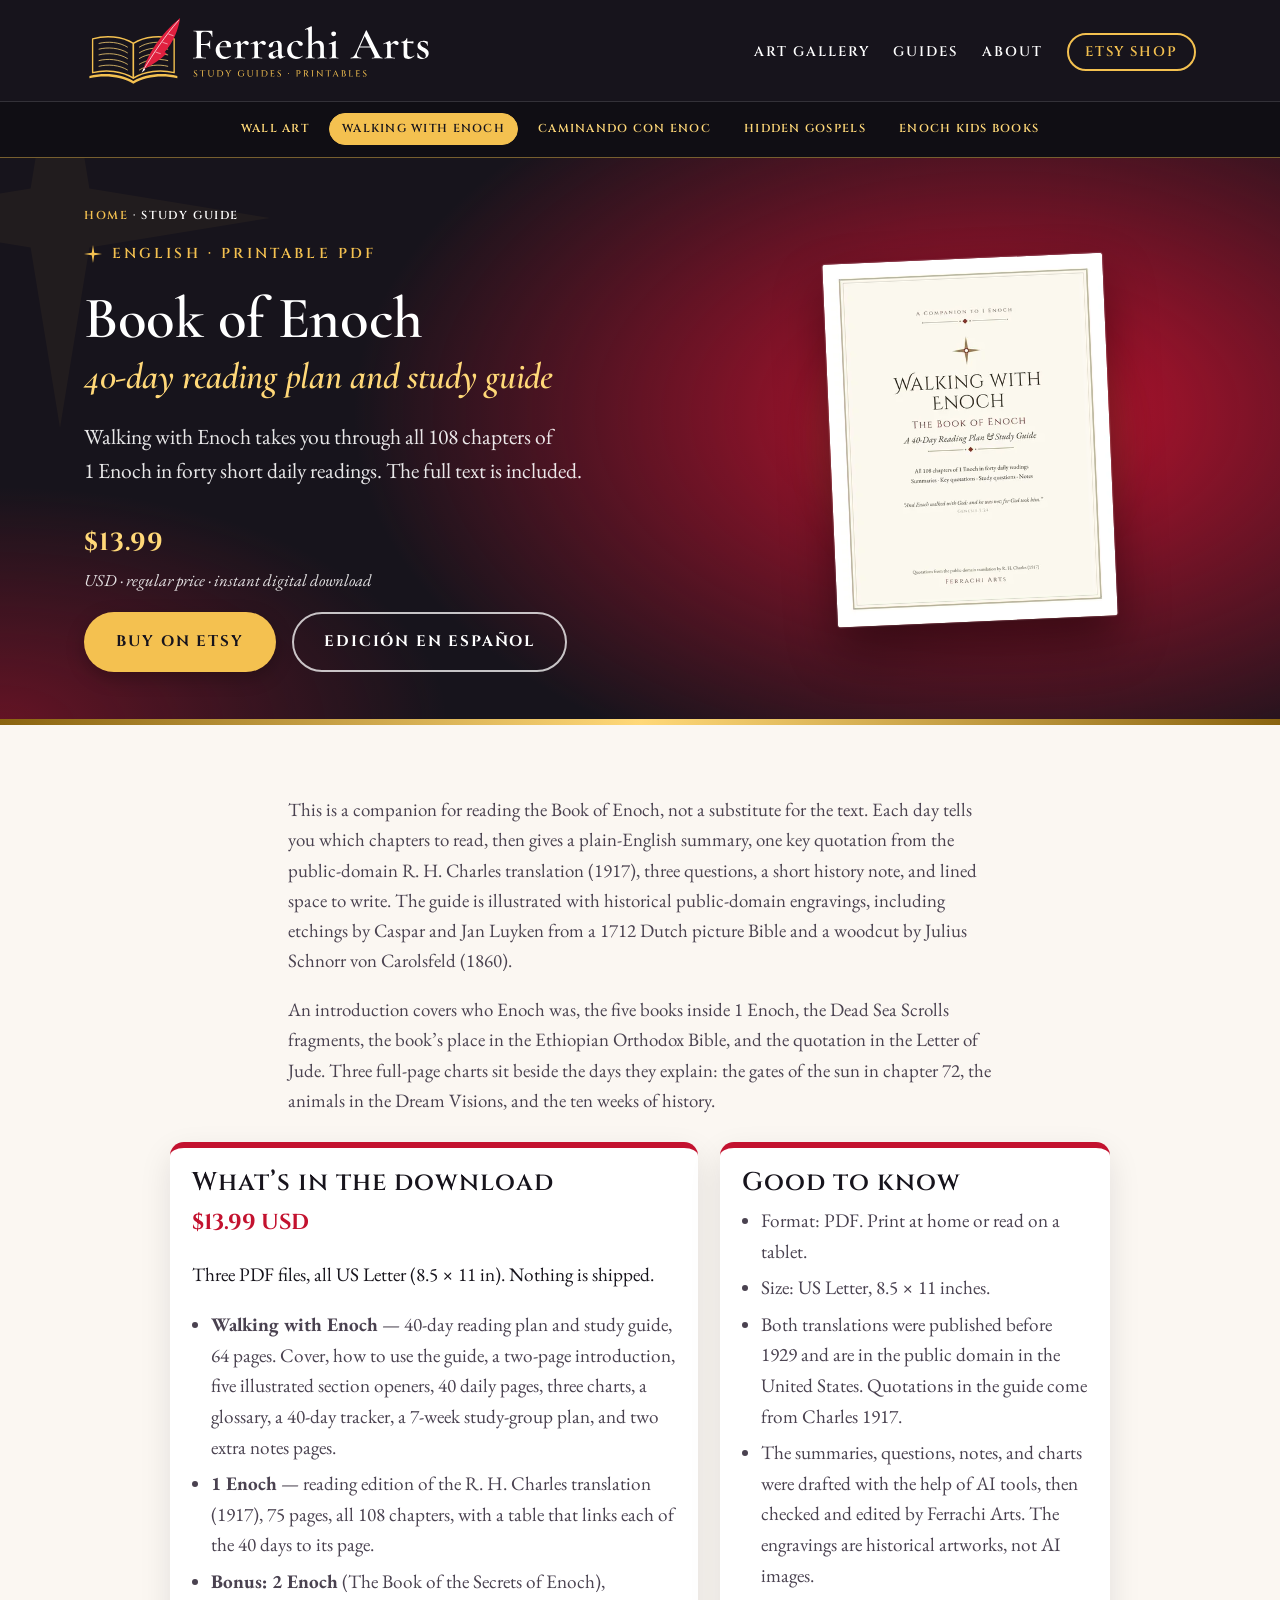
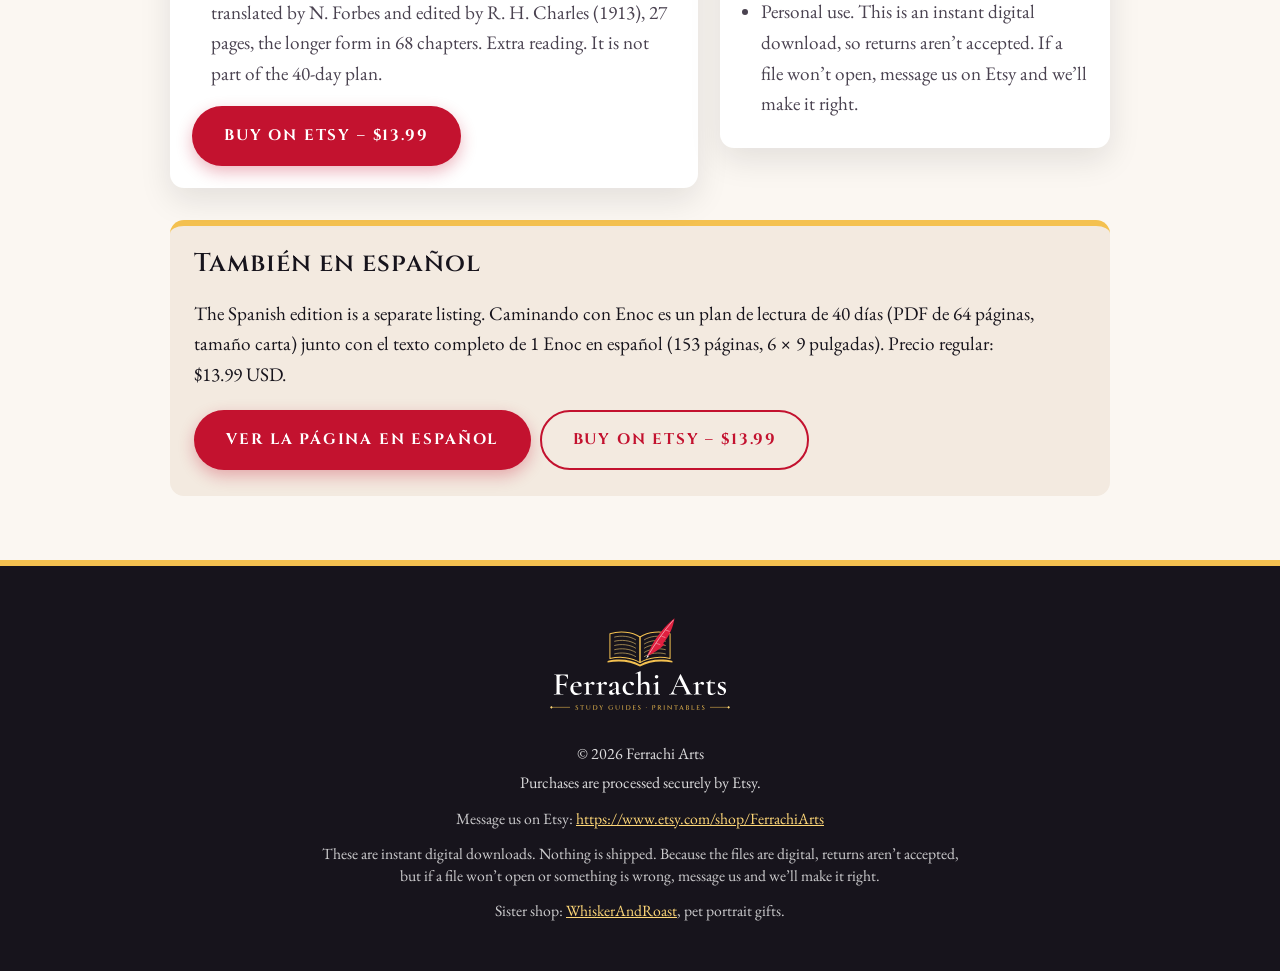
<file: walking-with-enoch/index.html>
<!DOCTYPE html>
<html lang="en">
<head>
  <meta charset="utf-8">
  <meta name="viewport" content="width=device-width, initial-scale=1">
  <title>Book of Enoch 40-Day Reading Plan and Study Guide | Ferrachi Arts</title>
  <meta name="description" content="Walking with Enoch is a printable Book of Enoch study guide: 40 daily readings through all 108 chapters, plus the R. H. Charles text and a bonus 2 Enoch PDF. $13.99.">
  <link rel="canonical" href="https://ferrachiarts.com/walking-with-enoch/">
  <link rel="alternate" hreflang="en" href="https://ferrachiarts.com/walking-with-enoch/">
  <link rel="alternate" hreflang="es" href="https://ferrachiarts.com/caminando-con-enoc/">

  <meta property="og:type" content="product">
  <meta property="og:site_name" content="Ferrachi Arts">
  <meta property="og:title" content="Book of Enoch 40-Day Reading Plan and Study Guide">
  <meta property="og:description" content="A 64-page printable guide through all 108 chapters of 1 Enoch, with the Charles 1917 text and a bonus 2 Enoch PDF. $13.99 instant download on Etsy.">
  <meta property="og:url" content="https://ferrachiarts.com/walking-with-enoch/">
  <meta property="og:image" content="https://ferrachiarts.com/images/walking-with-enoch-cover-900.jpg">
  <meta property="og:image:alt" content="Cover of Walking with Enoch, a 40-day Book of Enoch reading plan and study guide">
  <meta name="twitter:card" content="summary_large_image">

  <link rel="icon" href="../favicon.ico" sizes="any">
  <link rel="icon" href="../images/icon.svg" type="image/svg+xml">
  <link rel="apple-touch-icon" href="../images/apple-touch-icon.png">
  <meta name="theme-color" content="#17141C">

  <link rel="preconnect" href="https://fonts.googleapis.com">
  <link rel="preconnect" href="https://fonts.gstatic.com" crossorigin>
  <link href="https://fonts.googleapis.com/css2?family=Cinzel:wght@500;600;700&amp;family=Cormorant+Garamond:ital,wght@0,600;1,600&amp;family=EB+Garamond:ital,wght@0,400;0,500;1,400&amp;display=swap" rel="stylesheet">
  <link rel="stylesheet" href="../css/style.css">

  <script type="application/ld+json">
  {
    "@context": "https://schema.org",
    "@type": "Product",
    "name": "Book of Enoch 40-Day Reading Plan and Study Guide",
    "description": "Walking with Enoch: a 64-page US Letter PDF that reads all 108 chapters of 1 Enoch in 40 daily readings, with summaries, study questions, charts, and notes. The download also includes the R. H. Charles 1917 reading edition (75 pages) and a bonus 2 Enoch PDF (27 pages).",
    "image": "https://ferrachiarts.com/images/walking-with-enoch-cover-900.jpg",
    "brand": { "@type": "Brand", "name": "Ferrachi Arts" },
    "category": "Digital study guide",
    "url": "https://ferrachiarts.com/walking-with-enoch/",
    "offers": {
      "@type": "Offer",
      "price": "13.99",
      "priceCurrency": "USD",
      "availability": "https://schema.org/InStock",
      "url": "https://www.etsy.com/listing/4603578469/book-of-enoch-40-day-reading-plan-and"
    }
  }
  </script>
</head>
<body>
  <a class="skip-link" href="#main">Skip to content</a>

  <svg width="0" height="0" style="position:absolute" aria-hidden="true">
    <defs>
      <symbol id="star" viewBox="-100 -100 200 200"><path d="M0,-100 L14,-14 L100,0 L14,14 L0,100 L-14,14 L-100,0 L-14,-14 Z"/></symbol>
    </defs>
  </svg>

  <header class="site-header">
    <div class="wrap header-inner">
      <a href="../" class="brand" aria-label="Ferrachi Arts home">
        <img src="../images/logo_horizontal_dark.svg" alt="Ferrachi Arts" class="logo" width="1048" height="220">
      </a>
      <nav aria-label="Main">
        <ul>
          <li><a href="../#gallery">Art Gallery</a></li>
          <li><a href="../#guides">Guides</a></li>
          <li><a href="../#about">About</a></li>
          <li><a class="nav-cta" href="https://www.etsy.com/shop/FerrachiArts" target="_blank" rel="noopener">Etsy shop</a></li>
        </ul>
      </nav>
    </div>
  </header>
  <nav class="site-subnav" aria-label="Product pages">
    <ul class="wrap">
      <li><a href="../wall-art/">Wall Art</a></li>
      <li><a href="../walking-with-enoch/" aria-current="page">Walking with Enoch</a></li>
      <li><a href="../caminando-con-enoc/" lang="es">Caminando con Enoc</a></li>
      <li><a href="../hidden-gospels/">Hidden Gospels</a></li>
      <li><a href="../enoch-kids-books/">Enoch Kids Books</a></li>
    </ul>
  </nav>

  <main id="main">
    <section class="hero product-hero">
      <svg class="deco deco-1" aria-hidden="true"><use href="#star"/></svg>
      <div class="wrap hero-grid">
        <div class="hero-text">
          <p class="crumbs"><a href="../">Home</a> · Study guide</p>
          <p class="eyebrow"><svg aria-hidden="true"><use href="#star"/></svg> English · Printable PDF</p>
          <h1 class="hero-title">Book of Enoch <em>40-day reading plan and study guide</em></h1>
          <p class="lead">Walking with Enoch takes you through all 108 chapters of 1&nbsp;Enoch in forty short daily readings. The full text is included.</p>
          <p class="price-tag">$13.99 <span>USD · regular price · instant digital download</span></p>
          <div class="hero-actions">
            <a class="btn btn-gold" href="https://www.etsy.com/listing/4603578469/book-of-enoch-40-day-reading-plan-and" target="_blank" rel="noopener">Buy on Etsy</a>
            <a class="btn btn-ghost" href="../caminando-con-enoc/" lang="es">Edición en español</a>
          </div>
        </div>
        <div class="hero-art single">
          <div class="glow"></div>
          <picture class="cover cover-front">
            <source type="image/webp" srcset="../images/walking-with-enoch-cover-page.webp">
            <img src="../images/walking-with-enoch-cover-page.jpg" alt="Cover of Walking with Enoch: The Book of Enoch, a 40-day reading plan and study guide, with a gold four-pointed star on a cream page" width="480" height="622">
          </picture>
        </div>
      </div>
    </section>

    <section class="product-body">
      <div class="wrap">
        <div class="prose">
          <p>This is a companion for reading the Book of Enoch, not a substitute for the text. Each day tells you which chapters to read, then gives a plain-English summary, one key quotation from the public-domain R.&nbsp;H. Charles translation (1917), three questions, a short history note, and lined space to write. The guide is illustrated with historical public-domain engravings, including etchings by Caspar and Jan Luyken from a 1712 Dutch picture Bible and a woodcut by Julius Schnorr von Carolsfeld (1860).</p>
          <p>An introduction covers who Enoch was, the five books inside 1&nbsp;Enoch, the Dead Sea Scrolls fragments, the book’s place in the Ethiopian Orthodox Bible, and the quotation in the Letter of Jude. Three full-page charts sit beside the days they explain: the gates of the sun in chapter 72, the animals in the Dream Visions, and the ten weeks of history.</p>
        </div>

        <div class="spec-grid">
          <article class="spec">
            <h2>What’s in the download</h2>
            <p class="price-plain">$13.99 USD</p>
            <p>Three PDF files, all US Letter (8.5 × 11 in). Nothing is shipped.</p>
            <ul>
              <li><strong>Walking with Enoch</strong> — 40-day reading plan and study guide, 64 pages. Cover, how to use the guide, a two-page introduction, five illustrated section openers, 40 daily pages, three charts, a glossary, a 40-day tracker, a 7-week study-group plan, and two extra notes pages.</li>
              <li><strong>1 Enoch</strong> — reading edition of the R.&nbsp;H. Charles translation (1917), 75 pages, all 108 chapters, with a table that links each of the 40 days to its page.</li>
              <li><strong>Bonus: 2 Enoch</strong> (The Book of the Secrets of Enoch), translated by N. Forbes and edited by R.&nbsp;H. Charles (1913), 27 pages, the longer form in 68 chapters. Extra reading. It is not part of the 40-day plan.</li>
            </ul>
            <div class="buy-row">
              <a class="btn btn-primary" href="https://www.etsy.com/listing/4603578469/book-of-enoch-40-day-reading-plan-and" target="_blank" rel="noopener">Buy on Etsy – $13.99</a>
            </div>
          </article>
          <article class="spec">
            <h2>Good to know</h2>
            <ul>
              <li>Format: PDF. Print at home or read on a tablet.</li>
              <li>Size: US Letter, 8.5 × 11 inches.</li>
              <li>Both translations were published before 1929 and are in the public domain in the United States. Quotations in the guide come from Charles 1917.</li>
              <li>The summaries, questions, notes, and charts were drafted with the help of AI tools, then checked and edited by Ferrachi Arts. The engravings are historical artworks, not AI images.</li>
              <li>Personal use. This is an instant digital download, so returns aren’t accepted. If a file won’t open, message us on Etsy and we’ll make it right.</li>
            </ul>
          </article>
        </div>

        <aside class="lang-panel" lang="es">
          <h2>También en español</h2>
          <p><span lang="en">The Spanish edition is a separate listing.</span> Caminando con Enoc es un plan de lectura de 40 días (PDF de 64 páginas, tamaño carta) junto con el texto completo de 1&nbsp;Enoc en español (153 páginas, 6 × 9 pulgadas). Precio regular: $13.99&nbsp;USD.</p>
          <div class="buy-row">
            <a class="btn btn-primary" href="../caminando-con-enoc/">Ver la página en español</a>
            <a class="btn btn-outline" href="https://www.etsy.com/listing/4603931727/libro-de-enoc-en-espanol-plan-de-lectura" target="_blank" rel="noopener">Buy on Etsy – $13.99</a>
          </div>
        </aside>
      </div>
    </section>
  </main>

  <footer class="site-footer">
    <div class="wrap">
      <img src="../images/logo_dark.svg" alt="Ferrachi Arts" class="footer-logo" width="1200" height="515" loading="lazy">
      <p>© 2026 Ferrachi Arts</p>
      <p>Purchases are processed securely by Etsy.</p>
      <p class="fine-print">Message us on Etsy: <a href="https://www.etsy.com/shop/FerrachiArts">https://www.etsy.com/shop/FerrachiArts</a></p>
      <p class="fine-print">These are instant digital downloads. Nothing is shipped. Because the files are digital, returns aren’t accepted, but if a file won’t open or something is wrong, message us and we’ll make it right.</p>
      <p class="fine-print">Sister shop: <a href="https://whiskerandroast.com">WhiskerAndRoast</a>, pet portrait gifts.</p>
    </div>
  </footer>
</body>
</html>
</file>
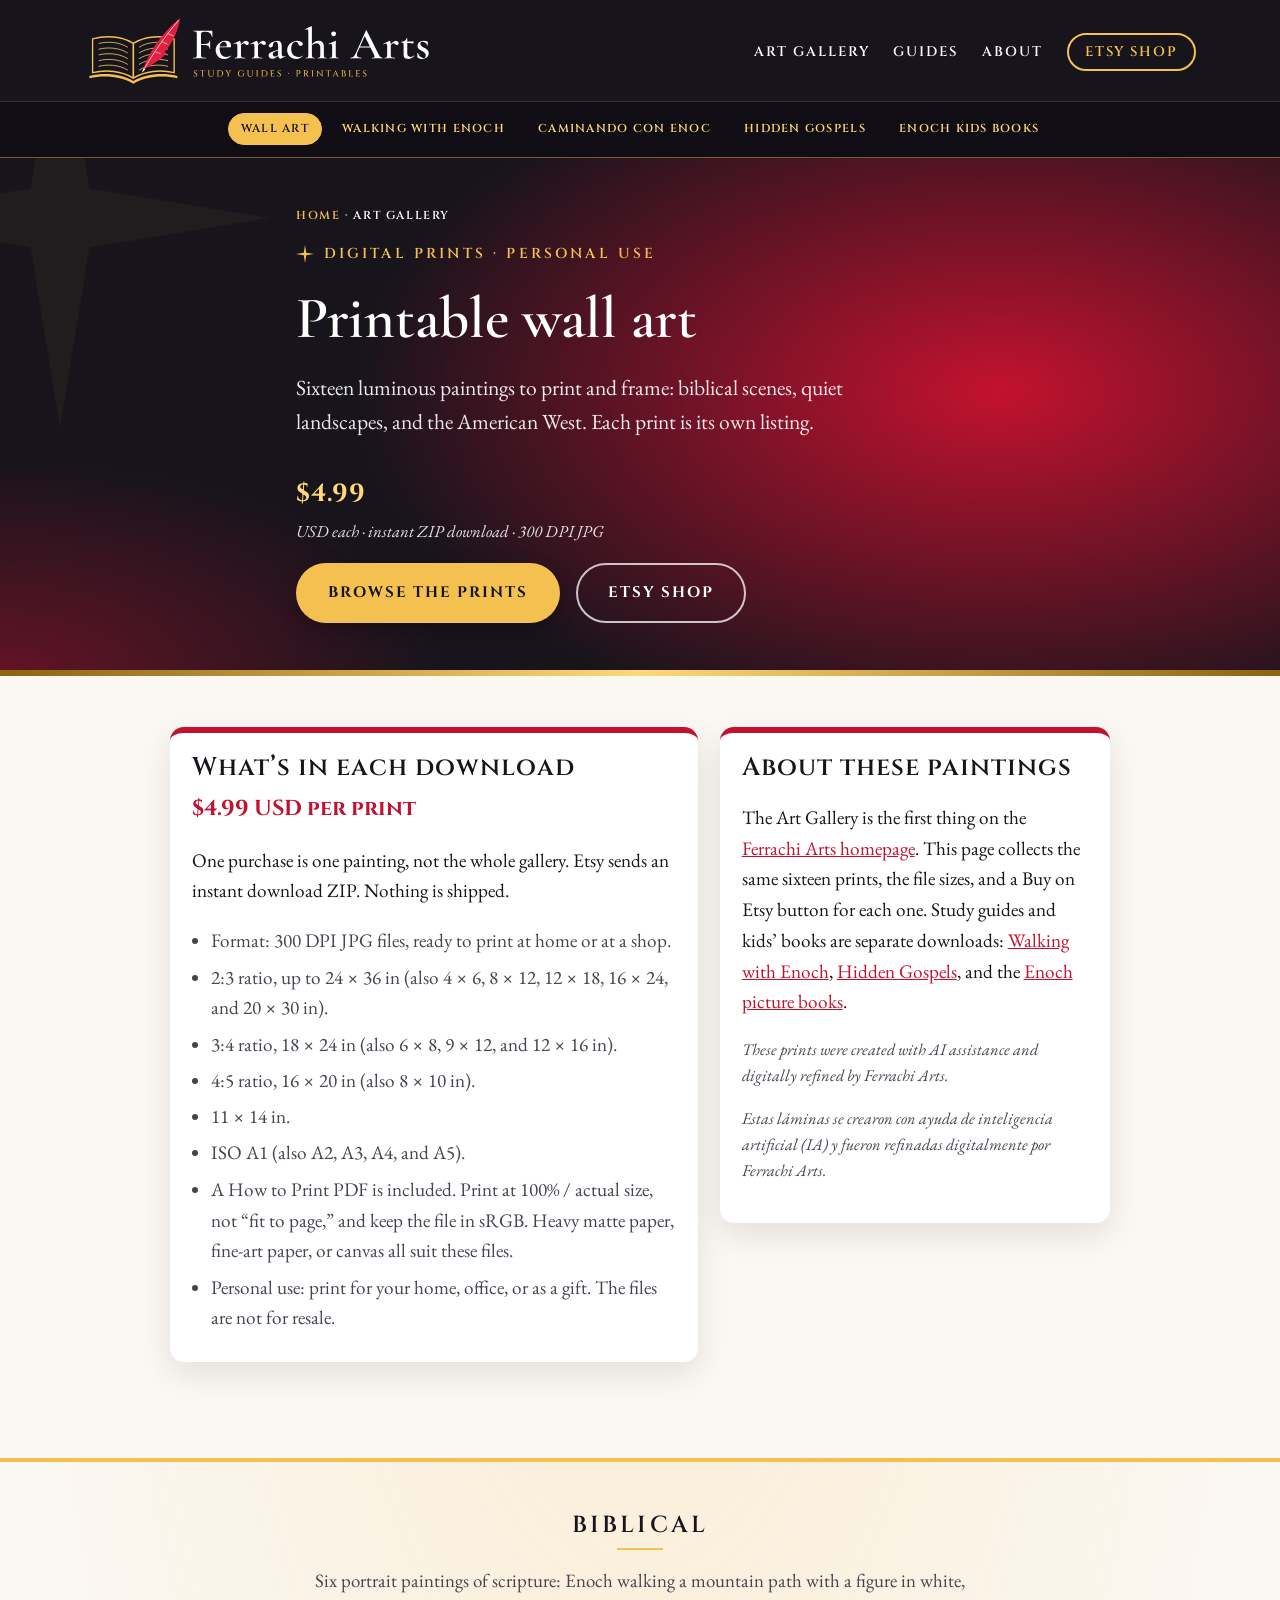
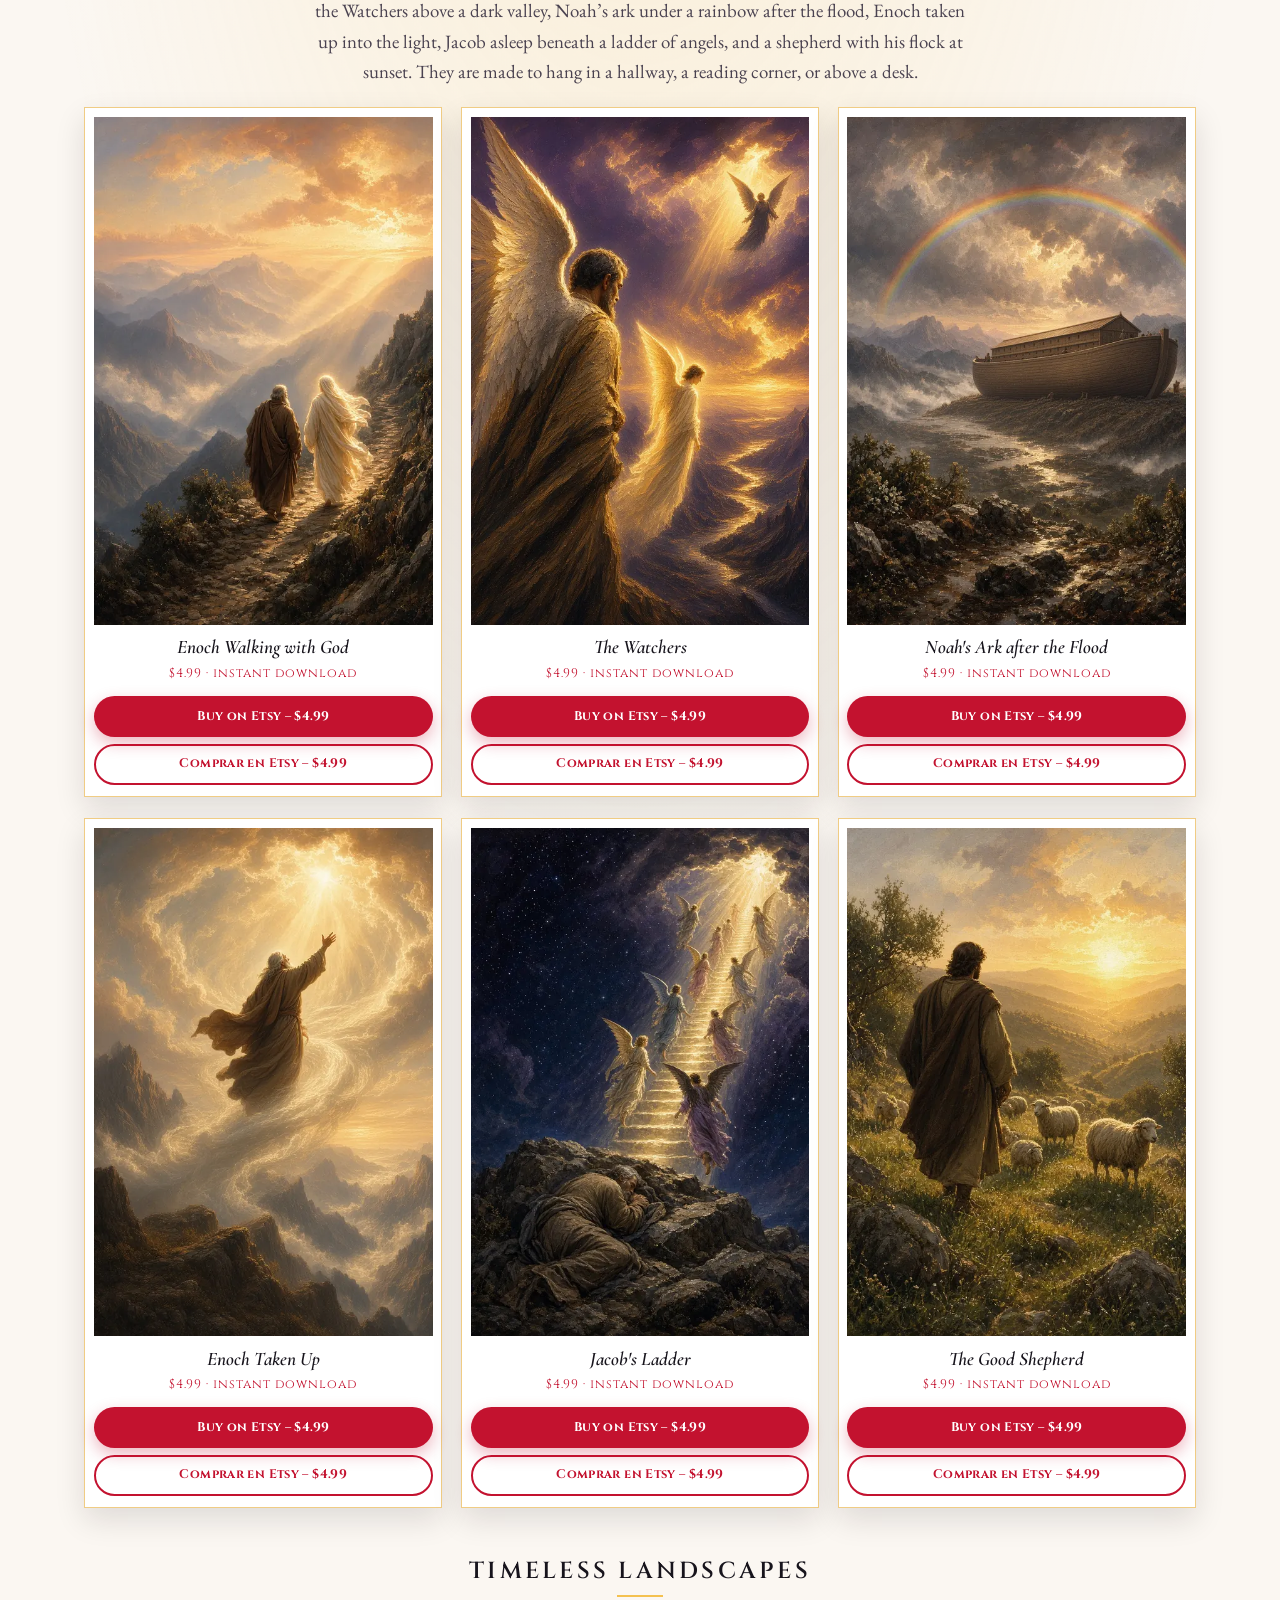
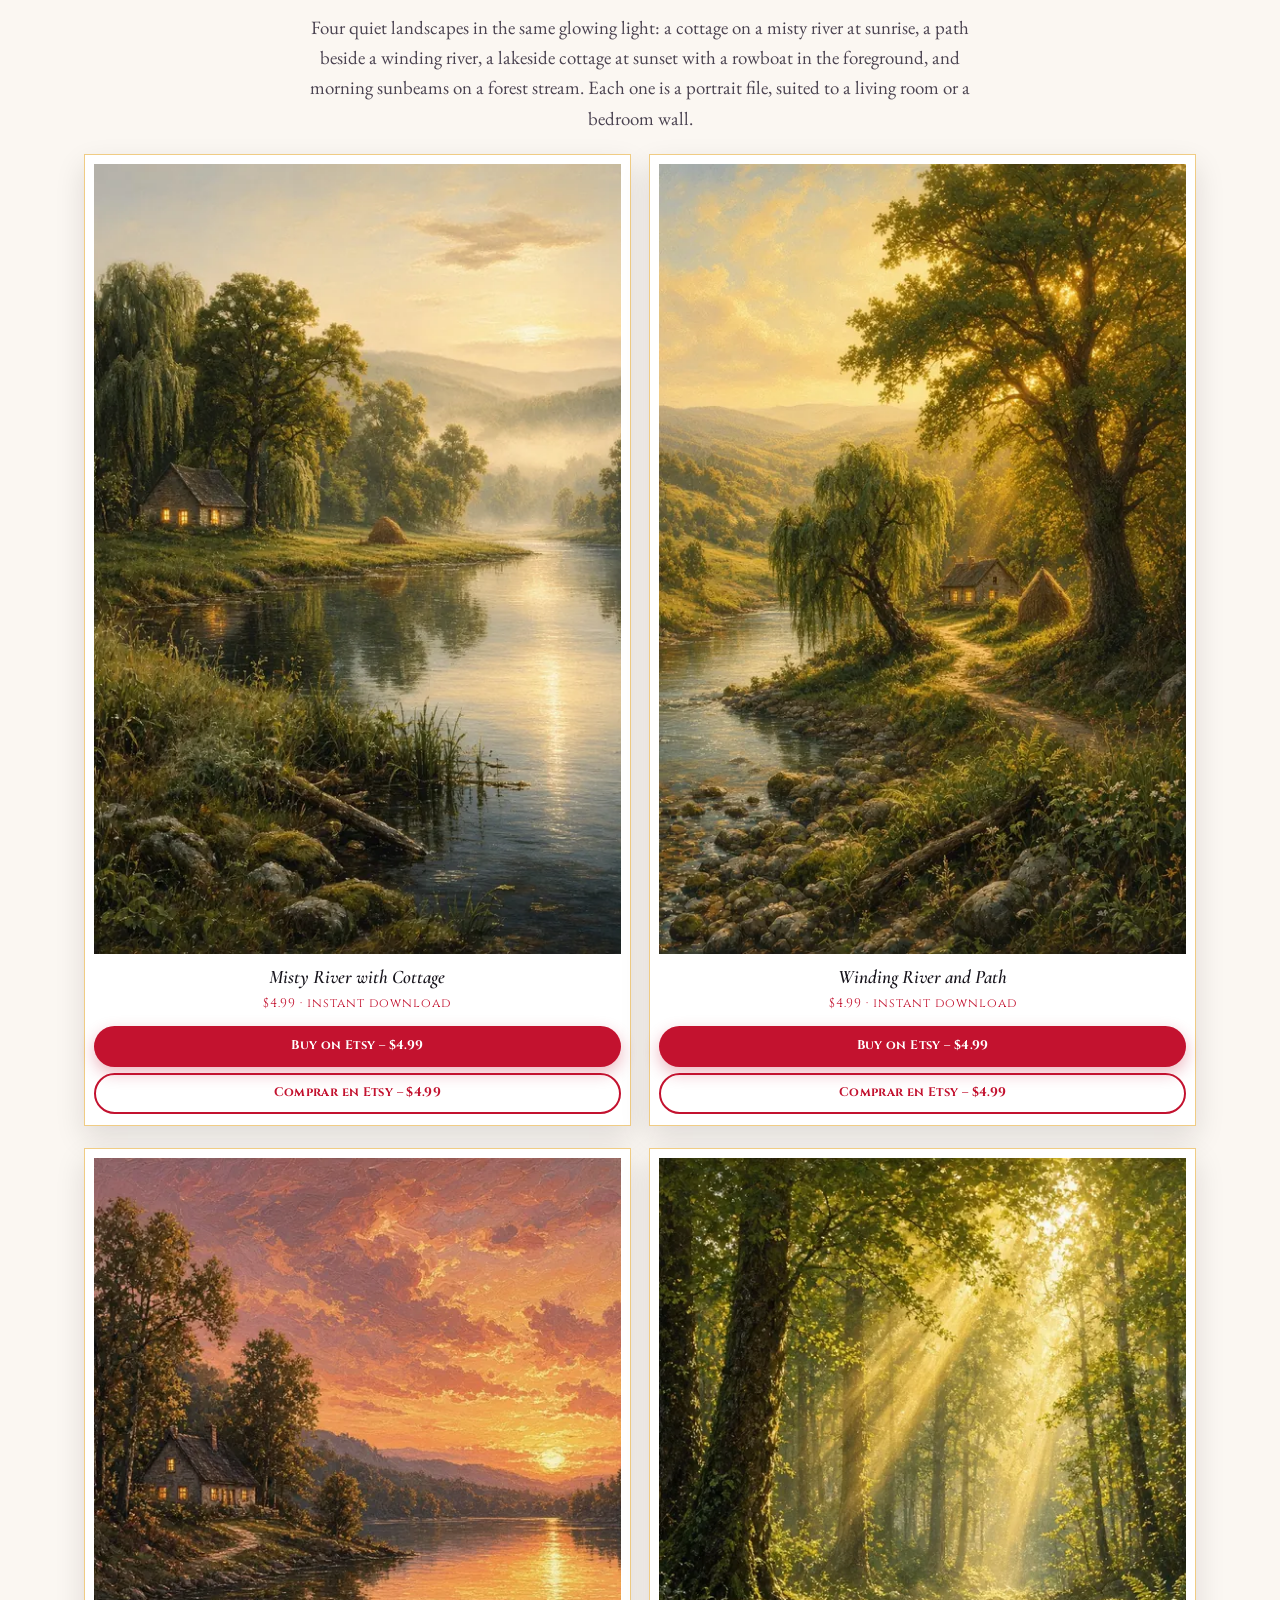
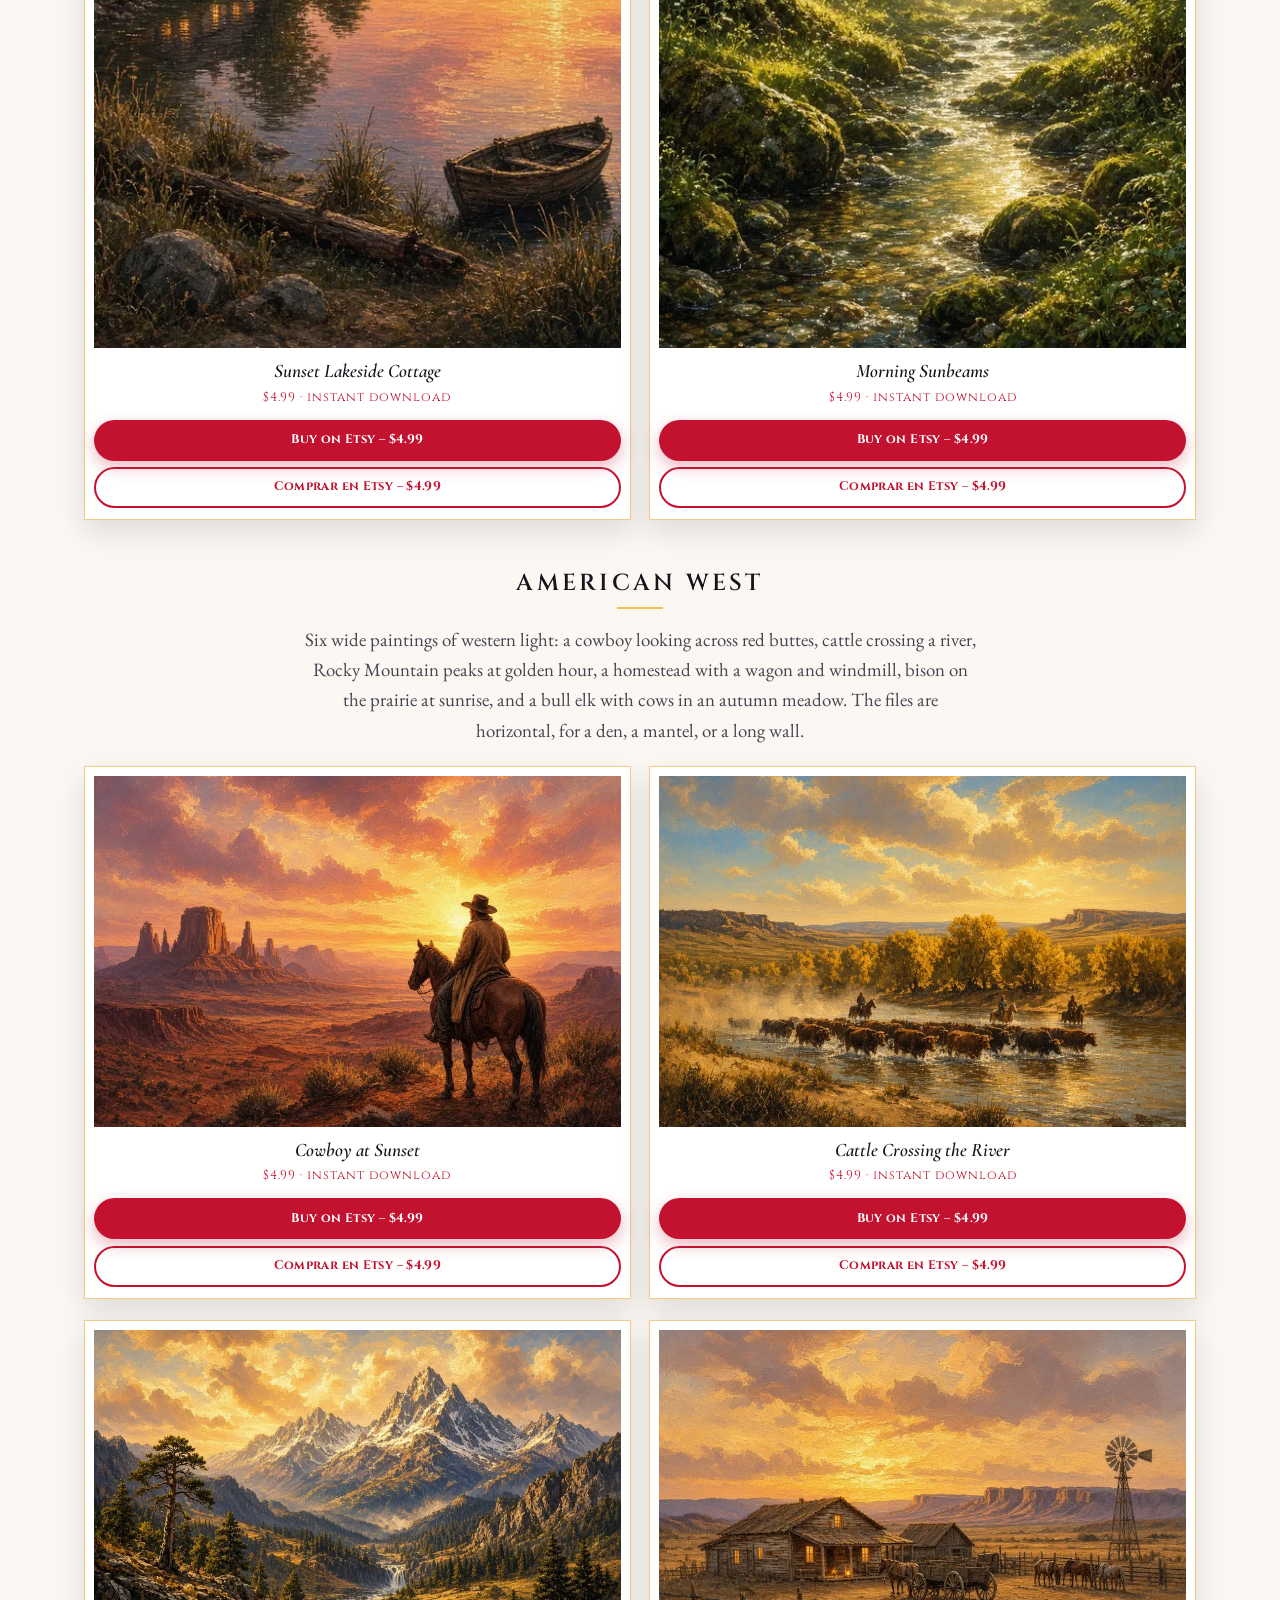
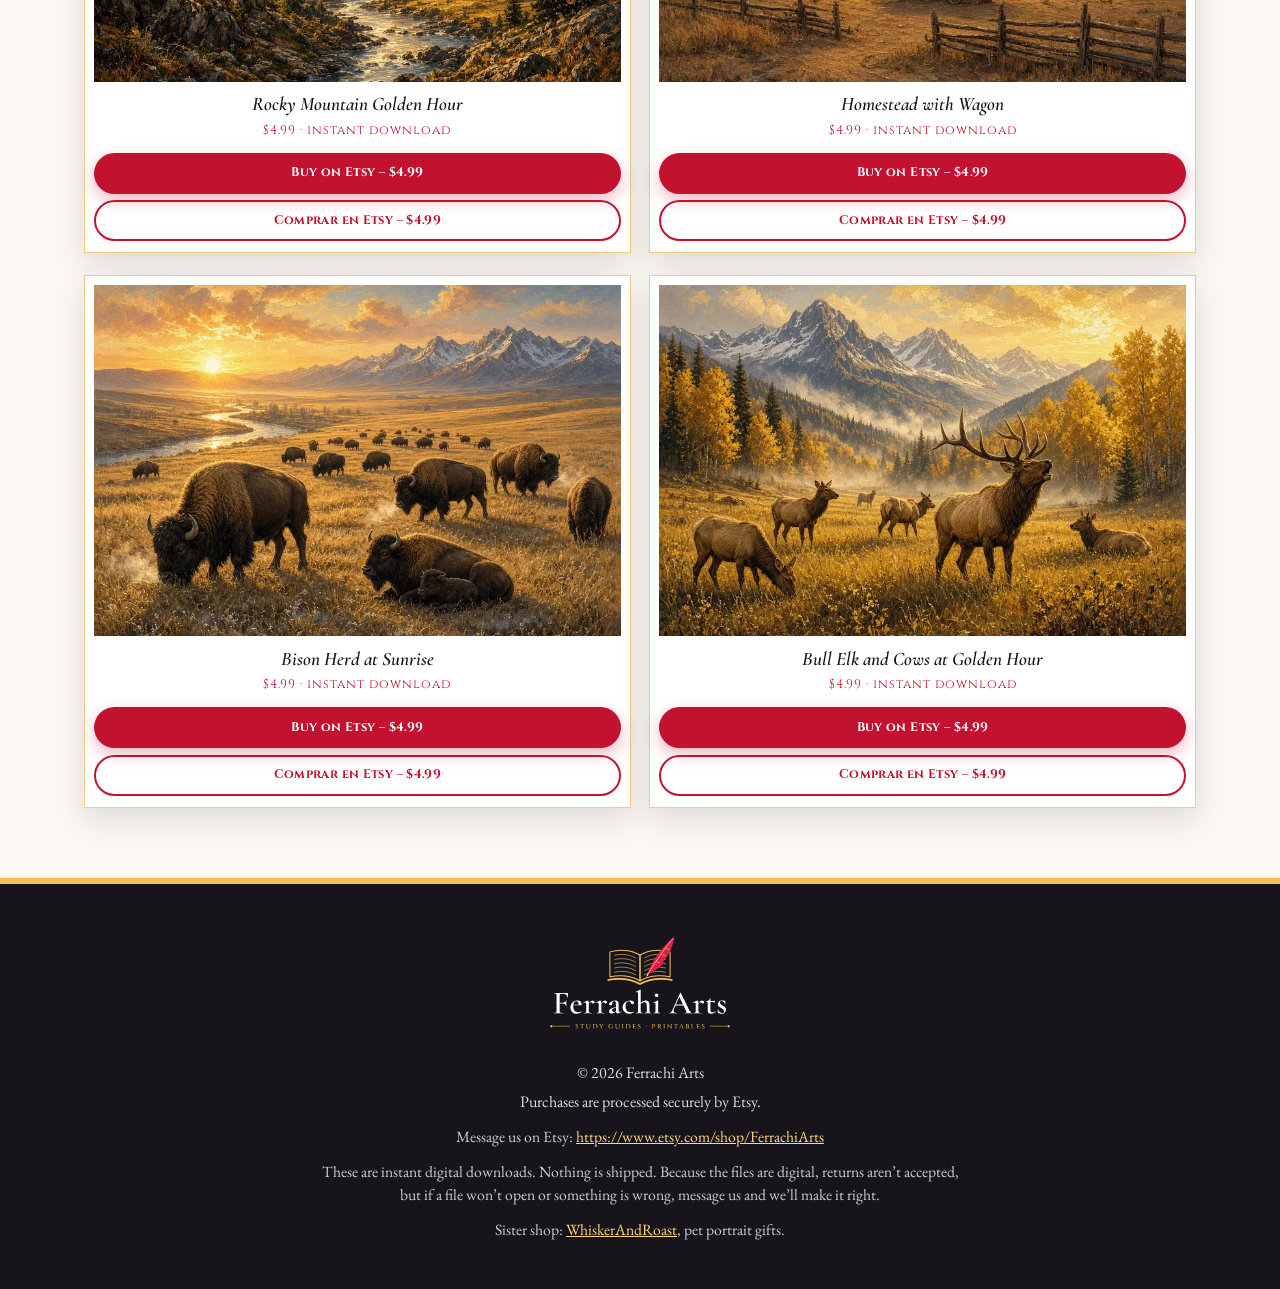
<file: wall-art/index.html>
<!DOCTYPE html>
<html lang="en">
<head>
  <meta charset="utf-8">
  <meta name="viewport" content="width=device-width, initial-scale=1">
  <title>Printable Wall Art | Biblical, Landscape and Western Prints | Ferrachi Arts</title>
  <meta name="description" content="Sixteen luminous digital prints from Ferrachi Arts, $4.99 each. Instant ZIP downloads of 300 DPI JPGs in 2:3, 3:4, 4:5, 11x14, and A1, with a How to Print PDF.">
  <link rel="canonical" href="https://ferrachiarts.com/wall-art/">

  <meta property="og:type" content="website">
  <meta property="og:site_name" content="Ferrachi Arts">
  <meta property="og:title" content="Printable Wall Art | Biblical, Landscape and Western Prints">
  <meta property="og:description" content="Sixteen printable paintings, $4.99 each. 300 DPI JPGs for 2:3 up to 24x36, 3:4, 4:5, 11x14, and A1. Personal use. Instant download on Etsy.">
  <meta property="og:url" content="https://ferrachiarts.com/wall-art/">
  <meta property="og:image" content="https://ferrachiarts.com/images/gallery/enoch-walking-with-god.jpg">
  <meta property="og:image:alt" content="Enoch Walking with God, a luminous biblical print from Ferrachi Arts">
  <meta name="twitter:card" content="summary_large_image">

  <link rel="icon" href="../favicon.ico" sizes="any">
  <link rel="icon" href="../images/icon.svg" type="image/svg+xml">
  <link rel="apple-touch-icon" href="../images/apple-touch-icon.png">
  <meta name="theme-color" content="#17141C">

  <link rel="preconnect" href="https://fonts.googleapis.com">
  <link rel="preconnect" href="https://fonts.gstatic.com" crossorigin>
  <link href="https://fonts.googleapis.com/css2?family=Cinzel:wght@500;600;700&amp;family=Cormorant+Garamond:ital,wght@0,600;1,600&amp;family=EB+Garamond:ital,wght@0,400;0,500;1,400&amp;display=swap" rel="stylesheet">
  <link rel="stylesheet" href="../css/style.css">

  <script type="application/ld+json">
{
  "@context": "https://schema.org",
  "@graph": [
    {
      "@type": "Product",
      "name": "Enoch Walking with God Printable Wall Art",
      "description": "An elderly man in a brown robe and a luminous figure in white walk a stone mountain path beneath golden light breaking through the clouds. Instant digital download: a ZIP of 300 DPI JPG files in 2:3 (up to 24x36 in), 3:4 (18x24 in), 4:5 (16x20 in), 11x14 in, and A1, plus a How to Print PDF. Personal use. $4.99 USD.",
      "image": "https://ferrachiarts.com/images/gallery/enoch-walking-with-god.jpg",
      "brand": {
        "@type": "Brand",
        "name": "Ferrachi Arts"
      },
      "category": "Digital wall art",
      "url": "https://ferrachiarts.com/wall-art/#enoch-walking-with-god",
      "offers": {
        "@type": "Offer",
        "price": "4.99",
        "priceCurrency": "USD",
        "availability": "https://schema.org/InStock",
        "url": "https://www.etsy.com/listing/4623764880"
      }
    },
    {
      "@type": "Product",
      "name": "The Watchers Printable Wall Art",
      "description": "Winged watchers gather above a dark mountain valley, their robes and feathers lit by a shaft of golden light in a violet sky. Instant digital download: a ZIP of 300 DPI JPG files in 2:3 (up to 24x36 in), 3:4 (18x24 in), 4:5 (16x20 in), 11x14 in, and A1, plus a How to Print PDF. Personal use. $4.99 USD.",
      "image": "https://ferrachiarts.com/images/gallery/the-watchers.jpg",
      "brand": {
        "@type": "Brand",
        "name": "Ferrachi Arts"
      },
      "category": "Digital wall art",
      "url": "https://ferrachiarts.com/wall-art/#the-watchers",
      "offers": {
        "@type": "Offer",
        "price": "4.99",
        "priceCurrency": "USD",
        "availability": "https://schema.org/InStock",
        "url": "https://www.etsy.com/listing/4623765776"
      }
    },
    {
      "@type": "Product",
      "name": "Noah's Ark after the Flood Printable Wall Art",
      "description": "A wooden ark rests on a rocky mountainside after the flood, under a rainbow and sunlight breaking through heavy clouds. Instant digital download: a ZIP of 300 DPI JPG files in 2:3 (up to 24x36 in), 3:4 (18x24 in), 4:5 (16x20 in), 11x14 in, and A1, plus a How to Print PDF. Personal use. $4.99 USD.",
      "image": "https://ferrachiarts.com/images/gallery/noahs-ark-after-the-flood.jpg",
      "brand": {
        "@type": "Brand",
        "name": "Ferrachi Arts"
      },
      "category": "Digital wall art",
      "url": "https://ferrachiarts.com/wall-art/#noahs-ark-after-the-flood",
      "offers": {
        "@type": "Offer",
        "price": "4.99",
        "priceCurrency": "USD",
        "availability": "https://schema.org/InStock",
        "url": "https://www.etsy.com/listing/4623769096"
      }
    },
    {
      "@type": "Product",
      "name": "Enoch Taken Up Printable Wall Art",
      "description": "Enoch, in a windblown robe, rises through swirling golden clouds toward a bright light above the mountains. Instant digital download: a ZIP of 300 DPI JPG files in 2:3 (up to 24x36 in), 3:4 (18x24 in), 4:5 (16x20 in), 11x14 in, and A1, plus a How to Print PDF. Personal use. $4.99 USD.",
      "image": "https://ferrachiarts.com/images/gallery/enoch-taken-up.jpg",
      "brand": {
        "@type": "Brand",
        "name": "Ferrachi Arts"
      },
      "category": "Digital wall art",
      "url": "https://ferrachiarts.com/wall-art/#enoch-taken-up",
      "offers": {
        "@type": "Offer",
        "price": "4.99",
        "priceCurrency": "USD",
        "availability": "https://schema.org/InStock",
        "url": "https://www.etsy.com/listing/4623770234"
      }
    },
    {
      "@type": "Product",
      "name": "Jacob's Ladder Printable Wall Art",
      "description": "Jacob sleeps on a rock beneath a starry sky while angels ascend and descend a glowing ladder of light. Instant digital download: a ZIP of 300 DPI JPG files in 2:3 (up to 24x36 in), 3:4 (18x24 in), 4:5 (16x20 in), 11x14 in, and A1, plus a How to Print PDF. Personal use. $4.99 USD.",
      "image": "https://ferrachiarts.com/images/gallery/jacobs-ladder.jpg",
      "brand": {
        "@type": "Brand",
        "name": "Ferrachi Arts"
      },
      "category": "Digital wall art",
      "url": "https://ferrachiarts.com/wall-art/#jacobs-ladder",
      "offers": {
        "@type": "Offer",
        "price": "4.99",
        "priceCurrency": "USD",
        "availability": "https://schema.org/InStock",
        "url": "https://www.etsy.com/listing/4623771066"
      }
    },
    {
      "@type": "Product",
      "name": "The Good Shepherd Printable Wall Art",
      "description": "A shepherd in a brown robe stands with his sheep on a green hillside, facing a warm sunset over distant hills. Instant digital download: a ZIP of 300 DPI JPG files in 2:3 (up to 24x36 in), 3:4 (18x24 in), 4:5 (16x20 in), 11x14 in, and A1, plus a How to Print PDF. Personal use. $4.99 USD.",
      "image": "https://ferrachiarts.com/images/gallery/the-good-shepherd.jpg",
      "brand": {
        "@type": "Brand",
        "name": "Ferrachi Arts"
      },
      "category": "Digital wall art",
      "url": "https://ferrachiarts.com/wall-art/#the-good-shepherd",
      "offers": {
        "@type": "Offer",
        "price": "4.99",
        "priceCurrency": "USD",
        "availability": "https://schema.org/InStock",
        "url": "https://www.etsy.com/listing/4623764503"
      }
    },
    {
      "@type": "Product",
      "name": "Misty River with Cottage Printable Wall Art",
      "description": "A stone cottage with glowing windows sits by a still, misty river at sunrise, framed by willows and soft golden light. Instant digital download: a ZIP of 300 DPI JPG files in 2:3 (up to 24x36 in), 3:4 (18x24 in), 4:5 (16x20 in), 11x14 in, and A1, plus a How to Print PDF. Personal use. $4.99 USD.",
      "image": "https://ferrachiarts.com/images/gallery/misty-river-cottage.jpg",
      "brand": {
        "@type": "Brand",
        "name": "Ferrachi Arts"
      },
      "category": "Digital wall art",
      "url": "https://ferrachiarts.com/wall-art/#misty-river-cottage",
      "offers": {
        "@type": "Offer",
        "price": "4.99",
        "priceCurrency": "USD",
        "availability": "https://schema.org/InStock",
        "url": "https://www.etsy.com/listing/4623765451"
      }
    },
    {
      "@type": "Product",
      "name": "Winding River and Path Printable Wall Art",
      "description": "A dirt path follows a rocky river to a small cottage, beside a willow and a sunlit oak, with green hills beyond. Instant digital download: a ZIP of 300 DPI JPG files in 2:3 (up to 24x36 in), 3:4 (18x24 in), 4:5 (16x20 in), 11x14 in, and A1, plus a How to Print PDF. Personal use. $4.99 USD.",
      "image": "https://ferrachiarts.com/images/gallery/winding-river-path.jpg",
      "brand": {
        "@type": "Brand",
        "name": "Ferrachi Arts"
      },
      "category": "Digital wall art",
      "url": "https://ferrachiarts.com/wall-art/#winding-river-path",
      "offers": {
        "@type": "Offer",
        "price": "4.99",
        "priceCurrency": "USD",
        "availability": "https://schema.org/InStock",
        "url": "https://www.etsy.com/listing/4623766279"
      }
    },
    {
      "@type": "Product",
      "name": "Sunset Lakeside Cottage Printable Wall Art",
      "description": "A cottage with lit windows stands on a lakeshore at sunset, a wooden rowboat in the foreground and orange light across the water. Instant digital download: a ZIP of 300 DPI JPG files in 2:3 (up to 24x36 in), 3:4 (18x24 in), 4:5 (16x20 in), 11x14 in, and A1, plus a How to Print PDF. Personal use. $4.99 USD.",
      "image": "https://ferrachiarts.com/images/gallery/sunset-lakeside-cottage.jpg",
      "brand": {
        "@type": "Brand",
        "name": "Ferrachi Arts"
      },
      "category": "Digital wall art",
      "url": "https://ferrachiarts.com/wall-art/#sunset-lakeside-cottage",
      "offers": {
        "@type": "Offer",
        "price": "4.99",
        "priceCurrency": "USD",
        "availability": "https://schema.org/InStock",
        "url": "https://www.etsy.com/listing/4623768997"
      }
    },
    {
      "@type": "Product",
      "name": "Morning Sunbeams Printable Wall Art",
      "description": "Morning sunbeams fall through a green forest onto a shallow rocky stream lined with moss and ferns. Instant digital download: a ZIP of 300 DPI JPG files in 2:3 (up to 24x36 in), 3:4 (18x24 in), 4:5 (16x20 in), 11x14 in, and A1, plus a How to Print PDF. Personal use. $4.99 USD.",
      "image": "https://ferrachiarts.com/images/gallery/morning-sunbeams.jpg",
      "brand": {
        "@type": "Brand",
        "name": "Ferrachi Arts"
      },
      "category": "Digital wall art",
      "url": "https://ferrachiarts.com/wall-art/#morning-sunbeams",
      "offers": {
        "@type": "Offer",
        "price": "4.99",
        "priceCurrency": "USD",
        "availability": "https://schema.org/InStock",
        "url": "https://www.etsy.com/listing/4623770757"
      }
    },
    {
      "@type": "Product",
      "name": "Cowboy at Sunset Printable Wall Art",
      "description": "A cowboy on horseback looks across red desert buttes as the sun sets in a bright orange sky. Instant digital download: a ZIP of 300 DPI JPG files in 2:3 (up to 24x36 in), 3:4 (18x24 in), 4:5 (16x20 in), 11x14 in, and A1, plus a How to Print PDF. Personal use. $4.99 USD.",
      "image": "https://ferrachiarts.com/images/gallery/cowboy-at-sunset.jpg",
      "brand": {
        "@type": "Brand",
        "name": "Ferrachi Arts"
      },
      "category": "Digital wall art",
      "url": "https://ferrachiarts.com/wall-art/#cowboy-at-sunset",
      "offers": {
        "@type": "Offer",
        "price": "4.99",
        "priceCurrency": "USD",
        "availability": "https://schema.org/InStock",
        "url": "https://www.etsy.com/listing/4623779244"
      }
    },
    {
      "@type": "Product",
      "name": "Cattle Crossing the River Printable Wall Art",
      "description": "Riders on horseback drive a herd of cattle across a shallow river, with cottonwood trees and mesas in golden light. Instant digital download: a ZIP of 300 DPI JPG files in 2:3 (up to 24x36 in), 3:4 (18x24 in), 4:5 (16x20 in), 11x14 in, and A1, plus a How to Print PDF. Personal use. $4.99 USD.",
      "image": "https://ferrachiarts.com/images/gallery/cattle-crossing-the-river.jpg",
      "brand": {
        "@type": "Brand",
        "name": "Ferrachi Arts"
      },
      "category": "Digital wall art",
      "url": "https://ferrachiarts.com/wall-art/#cattle-crossing-the-river",
      "offers": {
        "@type": "Offer",
        "price": "4.99",
        "priceCurrency": "USD",
        "availability": "https://schema.org/InStock",
        "url": "https://www.etsy.com/listing/4623780370"
      }
    },
    {
      "@type": "Product",
      "name": "Rocky Mountain Golden Hour Printable Wall Art",
      "description": "Snow-dusted Rocky Mountain peaks rise over a pine valley, a river, and a waterfall in golden evening light. Instant digital download: a ZIP of 300 DPI JPG files in 2:3 (up to 24x36 in), 3:4 (18x24 in), 4:5 (16x20 in), 11x14 in, and A1, plus a How to Print PDF. Personal use. $4.99 USD.",
      "image": "https://ferrachiarts.com/images/gallery/rocky-mountain-golden-hour.jpg",
      "brand": {
        "@type": "Brand",
        "name": "Ferrachi Arts"
      },
      "category": "Digital wall art",
      "url": "https://ferrachiarts.com/wall-art/#rocky-mountain-golden-hour",
      "offers": {
        "@type": "Offer",
        "price": "4.99",
        "priceCurrency": "USD",
        "availability": "https://schema.org/InStock",
        "url": "https://www.etsy.com/listing/4623774129"
      }
    },
    {
      "@type": "Product",
      "name": "Homestead with Wagon Printable Wall Art",
      "description": "A weathered wooden homestead at sunset, with a horse-drawn wagon, a windmill, and horses in a fenced corral. Instant digital download: a ZIP of 300 DPI JPG files in 2:3 (up to 24x36 in), 3:4 (18x24 in), 4:5 (16x20 in), 11x14 in, and A1, plus a How to Print PDF. Personal use. $4.99 USD.",
      "image": "https://ferrachiarts.com/images/gallery/homestead-with-wagon.jpg",
      "brand": {
        "@type": "Brand",
        "name": "Ferrachi Arts"
      },
      "category": "Digital wall art",
      "url": "https://ferrachiarts.com/wall-art/#homestead-with-wagon",
      "offers": {
        "@type": "Offer",
        "price": "4.99",
        "priceCurrency": "USD",
        "availability": "https://schema.org/InStock",
        "url": "https://www.etsy.com/listing/4623775183"
      }
    },
    {
      "@type": "Product",
      "name": "Bison Herd at Sunrise Printable Wall Art",
      "description": "Bison graze a golden prairie at sunrise, with a winding river and snow-capped mountains behind the herd. Instant digital download: a ZIP of 300 DPI JPG files in 2:3 (up to 24x36 in), 3:4 (18x24 in), 4:5 (16x20 in), 11x14 in, and A1, plus a How to Print PDF. Personal use. $4.99 USD.",
      "image": "https://ferrachiarts.com/images/gallery/bison-herd-at-sunrise.jpg",
      "brand": {
        "@type": "Brand",
        "name": "Ferrachi Arts"
      },
      "category": "Digital wall art",
      "url": "https://ferrachiarts.com/wall-art/#bison-herd-at-sunrise",
      "offers": {
        "@type": "Offer",
        "price": "4.99",
        "priceCurrency": "USD",
        "availability": "https://schema.org/InStock",
        "url": "https://www.etsy.com/listing/4623776537"
      }
    },
    {
      "@type": "Product",
      "name": "Bull Elk and Cows at Golden Hour Printable Wall Art",
      "description": "A bull elk with a wide rack stands among cows in a golden meadow, with autumn aspens and snowy peaks beyond. Instant digital download: a ZIP of 300 DPI JPG files in 2:3 (up to 24x36 in), 3:4 (18x24 in), 4:5 (16x20 in), 11x14 in, and A1, plus a How to Print PDF. Personal use. $4.99 USD.",
      "image": "https://ferrachiarts.com/images/gallery/bull-elk-and-cows.jpg",
      "brand": {
        "@type": "Brand",
        "name": "Ferrachi Arts"
      },
      "category": "Digital wall art",
      "url": "https://ferrachiarts.com/wall-art/#bull-elk-and-cows",
      "offers": {
        "@type": "Offer",
        "price": "4.99",
        "priceCurrency": "USD",
        "availability": "https://schema.org/InStock",
        "url": "https://www.etsy.com/listing/4623785042"
      }
    }
  ]
}
  </script>
</head>
<body>
  <a class="skip-link" href="#main">Skip to content</a>

  <svg width="0" height="0" style="position:absolute" aria-hidden="true">
    <defs>
      <symbol id="star" viewBox="-100 -100 200 200"><path d="M0,-100 L14,-14 L100,0 L14,14 L0,100 L-14,14 L-100,0 L-14,-14 Z"/></symbol>
    </defs>
  </svg>

  <header class="site-header">
    <div class="wrap header-inner">
      <a href="../" class="brand" aria-label="Ferrachi Arts home">
        <img src="../images/logo_horizontal_dark.svg" alt="Ferrachi Arts" class="logo" width="1048" height="220">
      </a>
      <nav aria-label="Main">
        <ul>
          <li><a href="../#gallery">Art Gallery</a></li>
          <li><a href="../#guides">Guides</a></li>
          <li><a href="../#about">About</a></li>
          <li><a class="nav-cta" href="https://www.etsy.com/shop/FerrachiArts" target="_blank" rel="noopener">Etsy shop</a></li>
        </ul>
      </nav>
    </div>
  </header>
  <nav class="site-subnav" aria-label="Product pages">
    <ul class="wrap">
      <li><a href="../wall-art/" aria-current="page">Wall Art</a></li>
      <li><a href="../walking-with-enoch/">Walking with Enoch</a></li>
      <li><a href="../caminando-con-enoc/" lang="es">Caminando con Enoc</a></li>
      <li><a href="../hidden-gospels/">Hidden Gospels</a></li>
      <li><a href="../enoch-kids-books/">Enoch Kids Books</a></li>
    </ul>
  </nav>

  <main id="main">
    <section class="hero product-hero product-hero--plain">
      <svg class="deco deco-1" aria-hidden="true"><use href="#star"/></svg>
      <div class="wrap">
        <p class="crumbs"><a href="../">Home</a> · Art Gallery</p>
        <p class="eyebrow"><svg aria-hidden="true"><use href="#star"/></svg> Digital prints · Personal use</p>
        <h1 class="hero-title">Printable wall art</h1>
        <p class="lead">Sixteen luminous paintings to print and frame: biblical scenes, quiet landscapes, and the American West. Each print is its own listing.</p>
        <p class="price-tag">$4.99 <span>USD each · instant ZIP download · 300 DPI JPG</span></p>
        <div class="hero-actions">
          <a class="btn btn-gold" href="#biblical">Browse the prints</a>
          <a class="btn btn-ghost" href="https://www.etsy.com/shop/FerrachiArts" target="_blank" rel="noopener">Etsy shop</a>
        </div>
      </div>
    </section>

    <section class="product-body">
      <div class="wrap">
        <div class="spec-grid">
          <article class="spec">
            <h2>What’s in each download</h2>
            <p class="price-plain">$4.99 USD per print</p>
            <p>One purchase is one painting, not the whole gallery. Etsy sends an instant download ZIP. Nothing is shipped.</p>
            <ul>
              <li>Format: 300 DPI JPG files, ready to print at home or at a shop.</li>
              <li>2:3 ratio, up to 24 × 36 in (also 4 × 6, 8 × 12, 12 × 18, 16 × 24, and 20 × 30 in).</li>
              <li>3:4 ratio, 18 × 24 in (also 6 × 8, 9 × 12, and 12 × 16 in).</li>
              <li>4:5 ratio, 16 × 20 in (also 8 × 10 in).</li>
              <li>11 × 14 in.</li>
              <li>ISO A1 (also A2, A3, A4, and A5).</li>
              <li>A How to Print PDF is included. Print at 100% / actual size, not “fit to page,” and keep the file in sRGB. Heavy matte paper, fine-art paper, or canvas all suit these files.</li>
              <li>Personal use: print for your home, office, or as a gift. The files are not for resale.</li>
            </ul>
          </article>
          <article class="spec">
            <h2>About these paintings</h2>
            <p>The Art Gallery is the first thing on the <a href="../">Ferrachi Arts homepage</a>. This page collects the same sixteen prints, the file sizes, and a Buy on Etsy button for each one. Study guides and kids’ books are separate downloads: <a href="../walking-with-enoch/">Walking with Enoch</a>, <a href="../hidden-gospels/">Hidden Gospels</a>, and the <a href="../enoch-kids-books/">Enoch picture books</a>.</p>
            <p class="ai-note">These prints were created with AI assistance and digitally refined by Ferrachi Arts.</p>
            <p class="ai-note" lang="es">Estas láminas se crearon con ayuda de inteligencia artificial (IA) y fueron refinadas digitalmente por Ferrachi Arts.</p>
          </article>
        </div>
      </div>
    </section>

    <section class="gallery" aria-label="Prints">
      <div class="wrap">
        <div class="collection" id="biblical">
          <h2 class="collection-title">Biblical</h2>
          <p class="collection-blurb">Six portrait paintings of scripture: Enoch walking a mountain path with a figure in white, the Watchers above a dark valley, Noah’s ark under a rainbow after the flood, Enoch taken up into the light, Jacob asleep beneath a ladder of angels, and a shepherd with his flock at sunset. They are made to hang in a hallway, a reading corner, or above a desk.</p>
          <ul class="prints prints--three prints--portrait">
            <li id="enoch-walking-with-god">
              <figure class="print">
                <button type="button" class="print-open" data-title="Enoch Walking with God" data-etsy="https://www.etsy.com/listing/4623764880" data-full="../images/gallery/enoch-walking-with-god.webp" data-fallback="../images/gallery/enoch-walking-with-god.jpg" aria-haspopup="dialog" aria-label="Enlarge: Enoch Walking with God">
                  <picture>
                    <source type="image/webp" srcset="../images/gallery/enoch-walking-with-god-540.webp 540w, ../images/gallery/enoch-walking-with-god.webp 768w" sizes="(min-width: 980px) 340px, 46vw">
                    <img src="../images/gallery/enoch-walking-with-god.jpg" width="768" height="1152" alt="An elderly man in a brown robe and a luminous figure in white walk a stone mountain path beneath golden light breaking through the clouds." loading="lazy" decoding="async">
                  </picture>
                </button>
                <figcaption>Enoch Walking with God</figcaption>
                <p class="print-price">$4.99 · instant download</p>
                <div class="print-buys">
                  <a class="btn btn-primary" href="https://www.etsy.com/listing/4623764880" target="_blank" rel="noopener" aria-label="Buy Enoch Walking with God on Etsy, $4.99 digital download (opens in a new tab)">Buy on Etsy – $4.99</a>
                  <a class="btn btn-outline" href="https://www.etsy.com/listing/4623764880" target="_blank" rel="noopener" lang="es" aria-label="Comprar Enoch Walking with God en Etsy, descarga digital de $4.99 (se abre en una pestaña nueva)">Comprar en Etsy – $4.99</a>
                </div>
              </figure>
            </li>
            <li id="the-watchers">
              <figure class="print">
                <button type="button" class="print-open" data-title="The Watchers" data-etsy="https://www.etsy.com/listing/4623765776" data-full="../images/gallery/the-watchers.webp" data-fallback="../images/gallery/the-watchers.jpg" aria-haspopup="dialog" aria-label="Enlarge: The Watchers">
                  <picture>
                    <source type="image/webp" srcset="../images/gallery/the-watchers-540.webp 540w, ../images/gallery/the-watchers.webp 768w" sizes="(min-width: 980px) 340px, 46vw">
                    <img src="../images/gallery/the-watchers.jpg" width="768" height="1152" alt="Winged watchers gather above a dark mountain valley, their robes and feathers lit by a shaft of golden light in a violet sky." loading="lazy" decoding="async">
                  </picture>
                </button>
                <figcaption>The Watchers</figcaption>
                <p class="print-price">$4.99 · instant download</p>
                <div class="print-buys">
                  <a class="btn btn-primary" href="https://www.etsy.com/listing/4623765776" target="_blank" rel="noopener" aria-label="Buy The Watchers on Etsy, $4.99 digital download (opens in a new tab)">Buy on Etsy – $4.99</a>
                  <a class="btn btn-outline" href="https://www.etsy.com/listing/4623765776" target="_blank" rel="noopener" lang="es" aria-label="Comprar The Watchers en Etsy, descarga digital de $4.99 (se abre en una pestaña nueva)">Comprar en Etsy – $4.99</a>
                </div>
              </figure>
            </li>
            <li id="noahs-ark-after-the-flood">
              <figure class="print">
                <button type="button" class="print-open" data-title="Noah's Ark after the Flood" data-etsy="https://www.etsy.com/listing/4623769096" data-full="../images/gallery/noahs-ark-after-the-flood.webp" data-fallback="../images/gallery/noahs-ark-after-the-flood.jpg" aria-haspopup="dialog" aria-label="Enlarge: Noah's Ark after the Flood">
                  <picture>
                    <source type="image/webp" srcset="../images/gallery/noahs-ark-after-the-flood-540.webp 540w, ../images/gallery/noahs-ark-after-the-flood.webp 768w" sizes="(min-width: 980px) 340px, 46vw">
                    <img src="../images/gallery/noahs-ark-after-the-flood.jpg" width="768" height="1152" alt="A wooden ark rests on a rocky mountainside after the flood, under a rainbow and sunlight breaking through heavy clouds." loading="lazy" decoding="async">
                  </picture>
                </button>
                <figcaption>Noah's Ark after the Flood</figcaption>
                <p class="print-price">$4.99 · instant download</p>
                <div class="print-buys">
                  <a class="btn btn-primary" href="https://www.etsy.com/listing/4623769096" target="_blank" rel="noopener" aria-label="Buy Noah's Ark after the Flood on Etsy, $4.99 digital download (opens in a new tab)">Buy on Etsy – $4.99</a>
                  <a class="btn btn-outline" href="https://www.etsy.com/listing/4623769096" target="_blank" rel="noopener" lang="es" aria-label="Comprar Noah's Ark after the Flood en Etsy, descarga digital de $4.99 (se abre en una pestaña nueva)">Comprar en Etsy – $4.99</a>
                </div>
              </figure>
            </li>
            <li id="enoch-taken-up">
              <figure class="print">
                <button type="button" class="print-open" data-title="Enoch Taken Up" data-etsy="https://www.etsy.com/listing/4623770234" data-full="../images/gallery/enoch-taken-up.webp" data-fallback="../images/gallery/enoch-taken-up.jpg" aria-haspopup="dialog" aria-label="Enlarge: Enoch Taken Up">
                  <picture>
                    <source type="image/webp" srcset="../images/gallery/enoch-taken-up-540.webp 540w, ../images/gallery/enoch-taken-up.webp 768w" sizes="(min-width: 980px) 340px, 46vw">
                    <img src="../images/gallery/enoch-taken-up.jpg" width="768" height="1152" alt="Enoch, in a windblown robe, rises through swirling golden clouds toward a bright light above the mountains." loading="lazy" decoding="async">
                  </picture>
                </button>
                <figcaption>Enoch Taken Up</figcaption>
                <p class="print-price">$4.99 · instant download</p>
                <div class="print-buys">
                  <a class="btn btn-primary" href="https://www.etsy.com/listing/4623770234" target="_blank" rel="noopener" aria-label="Buy Enoch Taken Up on Etsy, $4.99 digital download (opens in a new tab)">Buy on Etsy – $4.99</a>
                  <a class="btn btn-outline" href="https://www.etsy.com/listing/4623770234" target="_blank" rel="noopener" lang="es" aria-label="Comprar Enoch Taken Up en Etsy, descarga digital de $4.99 (se abre en una pestaña nueva)">Comprar en Etsy – $4.99</a>
                </div>
              </figure>
            </li>
            <li id="jacobs-ladder">
              <figure class="print">
                <button type="button" class="print-open" data-title="Jacob's Ladder" data-etsy="https://www.etsy.com/listing/4623771066" data-full="../images/gallery/jacobs-ladder.webp" data-fallback="../images/gallery/jacobs-ladder.jpg" aria-haspopup="dialog" aria-label="Enlarge: Jacob's Ladder">
                  <picture>
                    <source type="image/webp" srcset="../images/gallery/jacobs-ladder-540.webp 540w, ../images/gallery/jacobs-ladder.webp 768w" sizes="(min-width: 980px) 340px, 46vw">
                    <img src="../images/gallery/jacobs-ladder.jpg" width="768" height="1152" alt="Jacob sleeps on a rock beneath a starry sky while angels ascend and descend a glowing ladder of light." loading="lazy" decoding="async">
                  </picture>
                </button>
                <figcaption>Jacob's Ladder</figcaption>
                <p class="print-price">$4.99 · instant download</p>
                <div class="print-buys">
                  <a class="btn btn-primary" href="https://www.etsy.com/listing/4623771066" target="_blank" rel="noopener" aria-label="Buy Jacob's Ladder on Etsy, $4.99 digital download (opens in a new tab)">Buy on Etsy – $4.99</a>
                  <a class="btn btn-outline" href="https://www.etsy.com/listing/4623771066" target="_blank" rel="noopener" lang="es" aria-label="Comprar Jacob's Ladder en Etsy, descarga digital de $4.99 (se abre en una pestaña nueva)">Comprar en Etsy – $4.99</a>
                </div>
              </figure>
            </li>
            <li id="the-good-shepherd">
              <figure class="print">
                <button type="button" class="print-open" data-title="The Good Shepherd" data-etsy="https://www.etsy.com/listing/4623764503" data-full="../images/gallery/the-good-shepherd.webp" data-fallback="../images/gallery/the-good-shepherd.jpg" aria-haspopup="dialog" aria-label="Enlarge: The Good Shepherd">
                  <picture>
                    <source type="image/webp" srcset="../images/gallery/the-good-shepherd-540.webp 540w, ../images/gallery/the-good-shepherd.webp 768w" sizes="(min-width: 980px) 340px, 46vw">
                    <img src="../images/gallery/the-good-shepherd.jpg" width="768" height="1152" alt="A shepherd in a brown robe stands with his sheep on a green hillside, facing a warm sunset over distant hills." loading="lazy" decoding="async">
                  </picture>
                </button>
                <figcaption>The Good Shepherd</figcaption>
                <p class="print-price">$4.99 · instant download</p>
                <div class="print-buys">
                  <a class="btn btn-primary" href="https://www.etsy.com/listing/4623764503" target="_blank" rel="noopener" aria-label="Buy The Good Shepherd on Etsy, $4.99 digital download (opens in a new tab)">Buy on Etsy – $4.99</a>
                  <a class="btn btn-outline" href="https://www.etsy.com/listing/4623764503" target="_blank" rel="noopener" lang="es" aria-label="Comprar The Good Shepherd en Etsy, descarga digital de $4.99 (se abre en una pestaña nueva)">Comprar en Etsy – $4.99</a>
                </div>
              </figure>
            </li>
          </ul>
        </div>

        <div class="collection" id="timeless-landscapes">
          <h2 class="collection-title">Timeless Landscapes</h2>
          <p class="collection-blurb">Four quiet landscapes in the same glowing light: a cottage on a misty river at sunrise, a path beside a winding river, a lakeside cottage at sunset with a rowboat in the foreground, and morning sunbeams on a forest stream. Each one is a portrait file, suited to a living room or a bedroom wall.</p>
          <ul class="prints prints--two prints--portrait">
            <li id="misty-river-cottage">
              <figure class="print">
                <button type="button" class="print-open" data-title="Misty River with Cottage" data-etsy="https://www.etsy.com/listing/4623765451" data-full="../images/gallery/misty-river-cottage.webp" data-fallback="../images/gallery/misty-river-cottage.jpg" aria-haspopup="dialog" aria-label="Enlarge: Misty River with Cottage">
                  <picture>
                    <source type="image/webp" srcset="../images/gallery/misty-river-cottage-540.webp 540w, ../images/gallery/misty-river-cottage.webp 768w" sizes="(min-width: 980px) 340px, 46vw">
                    <img src="../images/gallery/misty-river-cottage.jpg" width="768" height="1152" alt="A stone cottage with glowing windows sits by a still, misty river at sunrise, framed by willows and soft golden light." loading="lazy" decoding="async">
                  </picture>
                </button>
                <figcaption>Misty River with Cottage</figcaption>
                <p class="print-price">$4.99 · instant download</p>
                <div class="print-buys">
                  <a class="btn btn-primary" href="https://www.etsy.com/listing/4623765451" target="_blank" rel="noopener" aria-label="Buy Misty River with Cottage on Etsy, $4.99 digital download (opens in a new tab)">Buy on Etsy – $4.99</a>
                  <a class="btn btn-outline" href="https://www.etsy.com/listing/4623765451" target="_blank" rel="noopener" lang="es" aria-label="Comprar Misty River with Cottage en Etsy, descarga digital de $4.99 (se abre en una pestaña nueva)">Comprar en Etsy – $4.99</a>
                </div>
              </figure>
            </li>
            <li id="winding-river-path">
              <figure class="print">
                <button type="button" class="print-open" data-title="Winding River and Path" data-etsy="https://www.etsy.com/listing/4623766279" data-full="../images/gallery/winding-river-path.webp" data-fallback="../images/gallery/winding-river-path.jpg" aria-haspopup="dialog" aria-label="Enlarge: Winding River and Path">
                  <picture>
                    <source type="image/webp" srcset="../images/gallery/winding-river-path-540.webp 540w, ../images/gallery/winding-river-path.webp 768w" sizes="(min-width: 980px) 340px, 46vw">
                    <img src="../images/gallery/winding-river-path.jpg" width="768" height="1152" alt="A dirt path follows a rocky river to a small cottage, beside a willow and a sunlit oak, with green hills beyond." loading="lazy" decoding="async">
                  </picture>
                </button>
                <figcaption>Winding River and Path</figcaption>
                <p class="print-price">$4.99 · instant download</p>
                <div class="print-buys">
                  <a class="btn btn-primary" href="https://www.etsy.com/listing/4623766279" target="_blank" rel="noopener" aria-label="Buy Winding River and Path on Etsy, $4.99 digital download (opens in a new tab)">Buy on Etsy – $4.99</a>
                  <a class="btn btn-outline" href="https://www.etsy.com/listing/4623766279" target="_blank" rel="noopener" lang="es" aria-label="Comprar Winding River and Path en Etsy, descarga digital de $4.99 (se abre en una pestaña nueva)">Comprar en Etsy – $4.99</a>
                </div>
              </figure>
            </li>
            <li id="sunset-lakeside-cottage">
              <figure class="print">
                <button type="button" class="print-open" data-title="Sunset Lakeside Cottage" data-etsy="https://www.etsy.com/listing/4623768997" data-full="../images/gallery/sunset-lakeside-cottage.webp" data-fallback="../images/gallery/sunset-lakeside-cottage.jpg" aria-haspopup="dialog" aria-label="Enlarge: Sunset Lakeside Cottage">
                  <picture>
                    <source type="image/webp" srcset="../images/gallery/sunset-lakeside-cottage-540.webp 540w, ../images/gallery/sunset-lakeside-cottage.webp 768w" sizes="(min-width: 980px) 340px, 46vw">
                    <img src="../images/gallery/sunset-lakeside-cottage.jpg" width="768" height="1152" alt="A cottage with lit windows stands on a lakeshore at sunset, a wooden rowboat in the foreground and orange light across the water." loading="lazy" decoding="async">
                  </picture>
                </button>
                <figcaption>Sunset Lakeside Cottage</figcaption>
                <p class="print-price">$4.99 · instant download</p>
                <div class="print-buys">
                  <a class="btn btn-primary" href="https://www.etsy.com/listing/4623768997" target="_blank" rel="noopener" aria-label="Buy Sunset Lakeside Cottage on Etsy, $4.99 digital download (opens in a new tab)">Buy on Etsy – $4.99</a>
                  <a class="btn btn-outline" href="https://www.etsy.com/listing/4623768997" target="_blank" rel="noopener" lang="es" aria-label="Comprar Sunset Lakeside Cottage en Etsy, descarga digital de $4.99 (se abre en una pestaña nueva)">Comprar en Etsy – $4.99</a>
                </div>
              </figure>
            </li>
            <li id="morning-sunbeams">
              <figure class="print">
                <button type="button" class="print-open" data-title="Morning Sunbeams" data-etsy="https://www.etsy.com/listing/4623770757" data-full="../images/gallery/morning-sunbeams.webp" data-fallback="../images/gallery/morning-sunbeams.jpg" aria-haspopup="dialog" aria-label="Enlarge: Morning Sunbeams">
                  <picture>
                    <source type="image/webp" srcset="../images/gallery/morning-sunbeams-540.webp 540w, ../images/gallery/morning-sunbeams.webp 768w" sizes="(min-width: 980px) 340px, 46vw">
                    <img src="../images/gallery/morning-sunbeams.jpg" width="768" height="1152" alt="Morning sunbeams fall through a green forest onto a shallow rocky stream lined with moss and ferns." loading="lazy" decoding="async">
                  </picture>
                </button>
                <figcaption>Morning Sunbeams</figcaption>
                <p class="print-price">$4.99 · instant download</p>
                <div class="print-buys">
                  <a class="btn btn-primary" href="https://www.etsy.com/listing/4623770757" target="_blank" rel="noopener" aria-label="Buy Morning Sunbeams on Etsy, $4.99 digital download (opens in a new tab)">Buy on Etsy – $4.99</a>
                  <a class="btn btn-outline" href="https://www.etsy.com/listing/4623770757" target="_blank" rel="noopener" lang="es" aria-label="Comprar Morning Sunbeams en Etsy, descarga digital de $4.99 (se abre en una pestaña nueva)">Comprar en Etsy – $4.99</a>
                </div>
              </figure>
            </li>
          </ul>
        </div>

        <div class="collection" id="american-west">
          <h2 class="collection-title">American West</h2>
          <p class="collection-blurb">Six wide paintings of western light: a cowboy looking across red buttes, cattle crossing a river, Rocky Mountain peaks at golden hour, a homestead with a wagon and windmill, bison on the prairie at sunrise, and a bull elk with cows in an autumn meadow. The files are horizontal, for a den, a mantel, or a long wall.</p>
          <ul class="prints prints--two prints--wide">
            <li id="cowboy-at-sunset">
              <figure class="print">
                <button type="button" class="print-open" data-title="Cowboy at Sunset" data-etsy="https://www.etsy.com/listing/4623779244" data-full="../images/gallery/cowboy-at-sunset.webp" data-fallback="../images/gallery/cowboy-at-sunset.jpg" aria-haspopup="dialog" aria-label="Enlarge: Cowboy at Sunset">
                  <picture>
                    <source type="image/webp" srcset="../images/gallery/cowboy-at-sunset-810.webp 810w, ../images/gallery/cowboy-at-sunset.webp 1152w" sizes="(min-width: 980px) 520px, (min-width: 640px) 46vw, 92vw">
                    <img src="../images/gallery/cowboy-at-sunset.jpg" width="1152" height="768" alt="A cowboy on horseback looks across red desert buttes as the sun sets in a bright orange sky." loading="lazy" decoding="async">
                  </picture>
                </button>
                <figcaption>Cowboy at Sunset</figcaption>
                <p class="print-price">$4.99 · instant download</p>
                <div class="print-buys">
                  <a class="btn btn-primary" href="https://www.etsy.com/listing/4623779244" target="_blank" rel="noopener" aria-label="Buy Cowboy at Sunset on Etsy, $4.99 digital download (opens in a new tab)">Buy on Etsy – $4.99</a>
                  <a class="btn btn-outline" href="https://www.etsy.com/listing/4623779244" target="_blank" rel="noopener" lang="es" aria-label="Comprar Cowboy at Sunset en Etsy, descarga digital de $4.99 (se abre en una pestaña nueva)">Comprar en Etsy – $4.99</a>
                </div>
              </figure>
            </li>
            <li id="cattle-crossing-the-river">
              <figure class="print">
                <button type="button" class="print-open" data-title="Cattle Crossing the River" data-etsy="https://www.etsy.com/listing/4623780370" data-full="../images/gallery/cattle-crossing-the-river.webp" data-fallback="../images/gallery/cattle-crossing-the-river.jpg" aria-haspopup="dialog" aria-label="Enlarge: Cattle Crossing the River">
                  <picture>
                    <source type="image/webp" srcset="../images/gallery/cattle-crossing-the-river-810.webp 810w, ../images/gallery/cattle-crossing-the-river.webp 1152w" sizes="(min-width: 980px) 520px, (min-width: 640px) 46vw, 92vw">
                    <img src="../images/gallery/cattle-crossing-the-river.jpg" width="1152" height="768" alt="Riders on horseback drive a herd of cattle across a shallow river, with cottonwood trees and mesas in golden light." loading="lazy" decoding="async">
                  </picture>
                </button>
                <figcaption>Cattle Crossing the River</figcaption>
                <p class="print-price">$4.99 · instant download</p>
                <div class="print-buys">
                  <a class="btn btn-primary" href="https://www.etsy.com/listing/4623780370" target="_blank" rel="noopener" aria-label="Buy Cattle Crossing the River on Etsy, $4.99 digital download (opens in a new tab)">Buy on Etsy – $4.99</a>
                  <a class="btn btn-outline" href="https://www.etsy.com/listing/4623780370" target="_blank" rel="noopener" lang="es" aria-label="Comprar Cattle Crossing the River en Etsy, descarga digital de $4.99 (se abre en una pestaña nueva)">Comprar en Etsy – $4.99</a>
                </div>
              </figure>
            </li>
            <li id="rocky-mountain-golden-hour">
              <figure class="print">
                <button type="button" class="print-open" data-title="Rocky Mountain Golden Hour" data-etsy="https://www.etsy.com/listing/4623774129" data-full="../images/gallery/rocky-mountain-golden-hour.webp" data-fallback="../images/gallery/rocky-mountain-golden-hour.jpg" aria-haspopup="dialog" aria-label="Enlarge: Rocky Mountain Golden Hour">
                  <picture>
                    <source type="image/webp" srcset="../images/gallery/rocky-mountain-golden-hour-810.webp 810w, ../images/gallery/rocky-mountain-golden-hour.webp 1152w" sizes="(min-width: 980px) 520px, (min-width: 640px) 46vw, 92vw">
                    <img src="../images/gallery/rocky-mountain-golden-hour.jpg" width="1152" height="768" alt="Snow-dusted Rocky Mountain peaks rise over a pine valley, a river, and a waterfall in golden evening light." loading="lazy" decoding="async">
                  </picture>
                </button>
                <figcaption>Rocky Mountain Golden Hour</figcaption>
                <p class="print-price">$4.99 · instant download</p>
                <div class="print-buys">
                  <a class="btn btn-primary" href="https://www.etsy.com/listing/4623774129" target="_blank" rel="noopener" aria-label="Buy Rocky Mountain Golden Hour on Etsy, $4.99 digital download (opens in a new tab)">Buy on Etsy – $4.99</a>
                  <a class="btn btn-outline" href="https://www.etsy.com/listing/4623774129" target="_blank" rel="noopener" lang="es" aria-label="Comprar Rocky Mountain Golden Hour en Etsy, descarga digital de $4.99 (se abre en una pestaña nueva)">Comprar en Etsy – $4.99</a>
                </div>
              </figure>
            </li>
            <li id="homestead-with-wagon">
              <figure class="print">
                <button type="button" class="print-open" data-title="Homestead with Wagon" data-etsy="https://www.etsy.com/listing/4623775183" data-full="../images/gallery/homestead-with-wagon.webp" data-fallback="../images/gallery/homestead-with-wagon.jpg" aria-haspopup="dialog" aria-label="Enlarge: Homestead with Wagon">
                  <picture>
                    <source type="image/webp" srcset="../images/gallery/homestead-with-wagon-810.webp 810w, ../images/gallery/homestead-with-wagon.webp 1152w" sizes="(min-width: 980px) 520px, (min-width: 640px) 46vw, 92vw">
                    <img src="../images/gallery/homestead-with-wagon.jpg" width="1152" height="768" alt="A weathered wooden homestead at sunset, with a horse-drawn wagon, a windmill, and horses in a fenced corral." loading="lazy" decoding="async">
                  </picture>
                </button>
                <figcaption>Homestead with Wagon</figcaption>
                <p class="print-price">$4.99 · instant download</p>
                <div class="print-buys">
                  <a class="btn btn-primary" href="https://www.etsy.com/listing/4623775183" target="_blank" rel="noopener" aria-label="Buy Homestead with Wagon on Etsy, $4.99 digital download (opens in a new tab)">Buy on Etsy – $4.99</a>
                  <a class="btn btn-outline" href="https://www.etsy.com/listing/4623775183" target="_blank" rel="noopener" lang="es" aria-label="Comprar Homestead with Wagon en Etsy, descarga digital de $4.99 (se abre en una pestaña nueva)">Comprar en Etsy – $4.99</a>
                </div>
              </figure>
            </li>
            <li id="bison-herd-at-sunrise">
              <figure class="print">
                <button type="button" class="print-open" data-title="Bison Herd at Sunrise" data-etsy="https://www.etsy.com/listing/4623776537" data-full="../images/gallery/bison-herd-at-sunrise.webp" data-fallback="../images/gallery/bison-herd-at-sunrise.jpg" aria-haspopup="dialog" aria-label="Enlarge: Bison Herd at Sunrise">
                  <picture>
                    <source type="image/webp" srcset="../images/gallery/bison-herd-at-sunrise-810.webp 810w, ../images/gallery/bison-herd-at-sunrise.webp 1152w" sizes="(min-width: 980px) 520px, (min-width: 640px) 46vw, 92vw">
                    <img src="../images/gallery/bison-herd-at-sunrise.jpg" width="1152" height="768" alt="Bison graze a golden prairie at sunrise, with a winding river and snow-capped mountains behind the herd." loading="lazy" decoding="async">
                  </picture>
                </button>
                <figcaption>Bison Herd at Sunrise</figcaption>
                <p class="print-price">$4.99 · instant download</p>
                <div class="print-buys">
                  <a class="btn btn-primary" href="https://www.etsy.com/listing/4623776537" target="_blank" rel="noopener" aria-label="Buy Bison Herd at Sunrise on Etsy, $4.99 digital download (opens in a new tab)">Buy on Etsy – $4.99</a>
                  <a class="btn btn-outline" href="https://www.etsy.com/listing/4623776537" target="_blank" rel="noopener" lang="es" aria-label="Comprar Bison Herd at Sunrise en Etsy, descarga digital de $4.99 (se abre en una pestaña nueva)">Comprar en Etsy – $4.99</a>
                </div>
              </figure>
            </li>
            <li id="bull-elk-and-cows">
              <figure class="print">
                <button type="button" class="print-open" data-title="Bull Elk and Cows at Golden Hour" data-etsy="https://www.etsy.com/listing/4623785042" data-full="../images/gallery/bull-elk-and-cows.webp" data-fallback="../images/gallery/bull-elk-and-cows.jpg" aria-haspopup="dialog" aria-label="Enlarge: Bull Elk and Cows at Golden Hour">
                  <picture>
                    <source type="image/webp" srcset="../images/gallery/bull-elk-and-cows-810.webp 810w, ../images/gallery/bull-elk-and-cows.webp 1152w" sizes="(min-width: 980px) 520px, (min-width: 640px) 46vw, 92vw">
                    <img src="../images/gallery/bull-elk-and-cows.jpg" width="1152" height="768" alt="A bull elk with a wide rack stands among cows in a golden meadow, with autumn aspens and snowy peaks beyond." loading="lazy" decoding="async">
                  </picture>
                </button>
                <figcaption>Bull Elk and Cows at Golden Hour</figcaption>
                <p class="print-price">$4.99 · instant download</p>
                <div class="print-buys">
                  <a class="btn btn-primary" href="https://www.etsy.com/listing/4623785042" target="_blank" rel="noopener" aria-label="Buy Bull Elk and Cows at Golden Hour on Etsy, $4.99 digital download (opens in a new tab)">Buy on Etsy – $4.99</a>
                  <a class="btn btn-outline" href="https://www.etsy.com/listing/4623785042" target="_blank" rel="noopener" lang="es" aria-label="Comprar Bull Elk and Cows at Golden Hour en Etsy, descarga digital de $4.99 (se abre en una pestaña nueva)">Comprar en Etsy – $4.99</a>
                </div>
              </figure>
            </li>
          </ul>
        </div>
      </div>
    </section>
  </main>

  <footer class="site-footer">
    <div class="wrap">
      <img src="../images/logo_dark.svg" alt="Ferrachi Arts" class="footer-logo" width="1200" height="515" loading="lazy">
      <p>© 2026 Ferrachi Arts</p>
      <p>Purchases are processed securely by Etsy.</p>
      <p class="fine-print">Message us on Etsy: <a href="https://www.etsy.com/shop/FerrachiArts">https://www.etsy.com/shop/FerrachiArts</a></p>
      <p class="fine-print">These are instant digital downloads. Nothing is shipped. Because the files are digital, returns aren’t accepted, but if a file won’t open or something is wrong, message us and we’ll make it right.</p>
      <p class="fine-print">Sister shop: <a href="https://whiskerandroast.com">WhiskerAndRoast</a>, pet portrait gifts.</p>
    </div>
  </footer>

  <dialog id="lightbox" class="lightbox" aria-labelledby="lightbox-caption">
    <button type="button" class="lightbox-close" aria-label="Close enlarged print">&times;</button>
    <button type="button" class="lightbox-nav lightbox-prev" aria-label="Previous print">&#8249;</button>
    <figure class="lightbox-figure">
      <img id="lightbox-img" alt="" width="768" height="1152">
      <figcaption id="lightbox-caption"></figcaption>
      <p class="lightbox-count" id="lightbox-count"></p>
      <div class="lightbox-buys">
        <a id="lightbox-buy" class="btn btn-primary" href="https://www.etsy.com/shop/FerrachiArts" target="_blank" rel="noopener">Buy on Etsy – $4.99 digital download</a>
        <a id="lightbox-buy-es" class="btn btn-outline" href="https://www.etsy.com/shop/FerrachiArts" target="_blank" rel="noopener" lang="es">Comprar en Etsy – $4.99 descarga digital</a>
      </div>
    </figure>
    <button type="button" class="lightbox-nav lightbox-next" aria-label="Next print">&#8250;</button>
  </dialog>
  <script src="../js/gallery.js" defer></script>
</body>
</html>
</file>
<file: css/style.css>
/* Ferrachi Arts — one-page site, colour option C (Bold Crimson). */
:root {
  --dark: #17141C;
  --primary: #C3122F;
  --primary-hi: #E0203F;
  --gold: #F4C150;
  --gold-lt: #FFD878;
  --gold-dk: #8A6410;
  --light: #FBF7F2;
  --light2: #F3EAE0;
  --ink: #17141C;
  --ink-soft: #4A4250;
  --serif-caps: "Cinzel", "Trajan Pro", Georgia, serif;
  --display: "Cormorant Garamond", "EB Garamond", Garamond, Georgia, serif;
  --serif: "EB Garamond", Garamond, Georgia, "Times New Roman", serif;
}
* { box-sizing: border-box; }
html { scroll-behavior: smooth; }
body { margin: 0; background: var(--light); color: var(--ink); font-family: var(--serif); font-size: 1.2rem; line-height: 1.6; }
img { max-width: 100%; height: auto; display: block; }
a { color: var(--primary); }
a:focus-visible, .btn:focus-visible { outline: 3px solid var(--gold); outline-offset: 3px; }
.wrap { max-width: 1160px; margin: 0 auto; padding: 0 1.5rem; }
.skip-link { position: absolute; left: -999px; top: 0; background: var(--gold); color: var(--dark); padding: .5rem 1rem; z-index: 10; }
.skip-link:focus { left: 1rem; }

/* Header — same colour as the hero so they read as one bold band */
.site-header { background: var(--dark); border-bottom: 1px solid rgba(255,255,255,.12); position: relative; z-index: 2; }
.header-inner { display: flex; align-items: center; justify-content: space-between; gap: 1rem; padding-top: .85rem; padding-bottom: .85rem; flex-wrap: wrap; }
.logo { height: 74px; width: auto; }
nav ul { list-style: none; display: flex; align-items: center; flex-wrap: wrap; gap: 1.15rem 1.5rem; margin: 0; padding: 0; }
nav a { font-family: var(--serif-caps); font-weight: 600; font-size: .86rem; letter-spacing: .14em; text-transform: uppercase; color: #fff; text-decoration: none; padding: .4rem 0; border-bottom: 2px solid transparent; }
nav a:hover { color: var(--gold-lt); border-bottom-color: var(--gold); }
nav a.nav-cta { border: 2px solid var(--gold); color: var(--gold); padding: .5rem 1rem; border-radius: 999px; }
nav a.nav-cta:hover { background: var(--gold); color: var(--dark); }

/* Hero */
.hero { position: relative; overflow: hidden; color: #fff; padding: 4.5rem 0 5rem;
  background:
    radial-gradient(ellipse 70% 95% at 78% 45%, color-mix(in srgb, var(--primary) 100%, transparent), transparent 72%),
    radial-gradient(ellipse 50% 60% at 0% 100%, color-mix(in srgb, var(--primary) 45%, transparent), transparent 70%),
    var(--dark); }
.hero::after { content: ""; position: absolute; left: 0; right: 0; bottom: 0; height: 6px;
  background: linear-gradient(90deg, var(--gold-dk), var(--gold-lt) 50%, var(--gold-dk)); }
.hero-grid { position: relative; display: grid; grid-template-columns: 1.15fr .85fr; gap: 3rem; align-items: center; }
.eyebrow { display: inline-flex; align-items: center; gap: .6rem; margin: 0 0 1.4rem; font-family: var(--serif-caps); font-weight: 600; font-size: .9rem; letter-spacing: .22em; text-transform: uppercase; color: var(--gold); }
.eyebrow svg { width: 18px; height: 18px; fill: var(--gold); }
h1, h2, h3 { line-height: 1.2; }
.hero-title { font-family: var(--display); font-weight: 600; font-size: clamp(2.6rem, 5.6vw, 4.6rem); line-height: 1.04; margin: 0 0 1.3rem; color: #fff; letter-spacing: -.005em; }
.hero-title em { display: block; font-style: italic; color: var(--gold-lt); font-size: .62em; line-height: 1.15; margin-top: .45rem; }
.lead { font-size: 1.35rem; color: rgba(255,255,255,.9); margin: 0 0 2.2rem; max-width: 32rem; }
.hero-actions { display: flex; flex-wrap: wrap; gap: 1rem; }

/* Decorative stars */
.deco { position: absolute; fill: var(--gold); pointer-events: none; }
.deco-1 { width: 420px; height: 420px; left: -150px; top: -150px; opacity: .045; }
.deco-2 { width: 26px; height: 26px; left: 47%; top: 14%; opacity: .7; }
.deco-3 { width: 18px; height: 18px; right: 5%; bottom: 12%; opacity: .6; }

/* Hero covers */
.hero-art { position: relative; height: 480px; }
.glow { position: absolute; inset: 10% 5%; border-radius: 50%; background: radial-gradient(circle, color-mix(in srgb, var(--gold) 35%, transparent), transparent 65%); filter: blur(10px); }
.cover { position: absolute; width: 300px; top: 50%; left: 50%; }
.cover img { border-radius: 3px; box-shadow: 0 24px 50px rgba(0,0,0,.45), 0 0 0 1px rgba(255,255,255,.15); }
.cover-back { transform: translate(-22%, -54%) rotate(7deg); }
.cover-front { transform: translate(-82%, -46%) rotate(-5deg); }

/* Buttons */
.btn { display: inline-flex; align-items: center; justify-content: center; gap: .5rem; font-family: var(--serif-caps); font-weight: 700; font-size: .95rem; letter-spacing: .12em; text-transform: uppercase; text-decoration: none; padding: 1rem 1.9rem; border-radius: 999px; border: 2px solid transparent; transition: background .15s, transform .15s, box-shadow .15s; }
.btn:hover { transform: translateY(-1px); }
.btn-gold { background: var(--gold); color: var(--dark); box-shadow: 0 6px 18px rgba(0,0,0,.25); }
.btn-gold:hover { background: var(--gold-lt); }
.btn-ghost { color: #fff; border-color: rgba(255,255,255,.75); }
.btn-ghost:hover { background: #fff; color: var(--dark); }
.btn-primary { background: var(--primary); color: #fff; box-shadow: 0 6px 16px color-mix(in srgb, var(--primary) 30%, transparent); }
.btn-primary:hover { background: var(--dark); }

/* Feature band */
.features { background: var(--primary); color: #fff; }
.features ul { list-style: none; margin: 0 auto; padding-top: 1.6rem; padding-bottom: 1.6rem; display: grid; grid-template-columns: repeat(4, 1fr); gap: 1.2rem; }
.features li { display: flex; align-items: center; gap: .7rem; font-size: 1.15rem; line-height: 1.3; }
.features svg { flex: none; width: 22px; height: 22px; fill: var(--gold-lt); }
.features strong { font-family: var(--serif-caps); font-weight: 700; }

/* Ornament */
.ornament { display: flex; align-items: center; justify-content: center; gap: .6rem; margin: 0 auto 1rem; }
.ornament span { display: block; width: 80px; height: 2px; background: var(--gold); }
.ornament i { display: block; width: 11px; height: 11px; background: var(--primary); transform: rotate(45deg); }

/* Products */
.products { padding: 4.5rem 0 5rem; }
.section-title { font-family: var(--serif-caps); font-weight: 600; text-align: center; font-size: clamp(1.8rem, 3.4vw, 2.5rem); margin: 0 0 .4rem; color: var(--ink); letter-spacing: .03em; }
.section-sub { text-align: center; color: var(--ink-soft); margin: 0 0 2.8rem; font-style: italic; font-size: 1.25rem; }
.product-group + .product-group { margin-top: clamp(2.8rem, 6vw, 4.25rem); }
.product-group + .product-group .section-title { font-size: clamp(1.45rem, 2.6vw, 1.85rem); }
.cards { display: grid; grid-template-columns: repeat(auto-fit, minmax(300px, 1fr)); gap: 2.2rem; max-width: 940px; margin: 0 auto; }
@media (min-width: 980px) {
  .cards.cards-three { max-width: 1160px; grid-template-columns: repeat(3, 1fr); }
}
.card { background: #fff; border-radius: 14px; overflow: hidden; display: flex; flex-direction: column; border-top: 6px solid var(--primary);
  box-shadow: 0 1px 0 rgba(0,0,0,.04), 0 18px 40px color-mix(in srgb, var(--dark) 14%, transparent); transition: transform .2s, box-shadow .2s; }
.card:hover { transform: translateY(-3px); box-shadow: 0 24px 48px color-mix(in srgb, var(--dark) 20%, transparent); }
.card picture { background: var(--light2); }
.card-body { padding: 1.5rem 1.6rem 1.8rem; display: flex; flex-direction: column; flex: 1; }
.card-body h3 { font-family: var(--serif-caps); font-weight: 600; font-size: 1.3rem; margin: 0 0 .8rem; color: var(--ink); }
.card-body p { margin: 0 0 .8rem; font-size: 1.12rem; color: var(--ink-soft); }
.card-body .btn { margin-top: auto; align-self: flex-start; }
.card-body p.ai-note { font-size: 1.02rem; font-style: italic; line-height: 1.45; margin-bottom: 1.15rem; }
.tag { align-self: flex-start; font-family: var(--serif-caps); font-weight: 700; font-size: .74rem !important; letter-spacing: .16em; text-transform: uppercase;
  color: var(--primary) !important; background: color-mix(in srgb, var(--primary) 10%, #fff); padding: .3rem .8rem; border-radius: 999px; margin-bottom: .9rem !important; }

/* About */
.about { padding: 4.5rem 0; background: var(--light2); border-top: 1px solid color-mix(in srgb, var(--gold) 40%, transparent); }
.about-inner { display: flex; align-items: center; gap: 3rem; max-width: 900px; }
.about-icon { width: 170px; flex: none; filter: drop-shadow(0 12px 24px rgba(0,0,0,.2)); }
.about .section-title { text-align: left; }
.about p { font-size: 1.22rem; color: var(--ink-soft); }
.made-title { font-family: var(--serif-caps); font-weight: 600; font-size: 1.02rem; letter-spacing: .08em; text-transform: uppercase; color: var(--ink); margin: 1.6rem 0 .35rem; }
.shop-link { margin-top: 1.4rem; }

/* Footer */
.site-footer { background: var(--dark); color: rgba(255,255,255,.85); text-align: center; padding: 2.8rem 0 3rem; font-size: 1rem; border-top: 6px solid var(--gold); }
.footer-logo { width: 260px; margin: 0 auto 1.2rem; }
.site-footer p { margin: .2rem 0; }

/* Art gallery — first section on the home page */
.gallery { padding: 3.1rem 0 4.4rem; border-top: 4px solid var(--gold);
  background:
    radial-gradient(ellipse 80% 42% at 50% -8%, color-mix(in srgb, var(--gold) 20%, transparent), transparent 62%),
    var(--light); }
.gallery-intro { max-width: 40rem; margin: 0 auto 2.4rem; text-align: center; }
.gallery-title { font-family: var(--serif-caps); font-weight: 600; text-align: center; color: var(--ink); letter-spacing: .08em; font-size: clamp(2.05rem, 4.4vw, 3.05rem); margin: 0 0 .55rem; line-height: 1.12; }
.gallery-intro .section-sub { margin-bottom: .9rem; }
.gallery-browse { margin: .35rem 0; }
.gallery .btn, .lightbox .btn { text-transform: none; letter-spacing: .03em; }
.btn-outline { background: transparent; color: var(--primary); border-color: var(--primary); box-shadow: none; }
.btn-outline:hover { background: var(--primary); color: #fff; }
.lightbox .btn-outline { color: #fff; border-color: rgba(255,255,255,.8); }
.lightbox .btn-outline:hover { background: #fff; color: var(--dark); }
.print-buys { display: flex; flex-direction: column; gap: .4rem; margin-top: auto; padding-top: .75rem; }
.print-buys .btn { width: 100%; font-size: .78rem; line-height: 1.3; padding: .65rem .7rem; }
.lightbox-buys { display: flex; flex-wrap: wrap; justify-content: center; gap: .55rem; margin-top: .85rem; }
.lightbox-buys .btn { font-size: .85rem; padding: .7rem 1rem; }
.gallery-intro .ai-note { margin: .85rem auto 0; max-width: 38rem; font-size: 1.02rem; font-style: italic; line-height: 1.45; color: var(--ink-soft); }
.gallery-intro .ai-note + .ai-note { margin-top: .35rem; }
.collection + .collection { margin-top: 3.15rem; }
.collection-title { font-family: var(--serif-caps); font-weight: 600; text-align: center; color: var(--ink); letter-spacing: .14em; text-transform: uppercase; font-size: clamp(1.15rem, 2.1vw, 1.45rem); margin: 0 0 1.15rem; }
.collection-title::after { content: ""; display: block; width: 46px; height: 2px; margin: .55rem auto 0; background: var(--gold); }
.prints { list-style: none; margin: 0; padding: 0; display: grid; gap: 1.35rem 1.15rem; align-items: stretch; }
.prints > li { display: flex; min-width: 0; }
.prints--three { grid-template-columns: repeat(3, 1fr); }
.prints--two { grid-template-columns: repeat(2, 1fr); }
.print { margin: 0; width: 100%; background: #fff; border: 1px solid color-mix(in srgb, var(--gold) 58%, #eadccb); box-shadow: 0 12px 28px color-mix(in srgb, var(--dark) 12%, transparent); padding: .55rem .55rem .7rem; display: flex; flex-direction: column; min-width: 0; }
.print-open { display: block; width: 100%; margin: 0; padding: 0; border: 0; background: var(--light2); cursor: zoom-in; font: inherit; color: inherit; overflow: hidden; }
.print-open img { width: 100%; height: auto; vertical-align: middle; }
.prints--portrait .print-open img { aspect-ratio: 2 / 3; object-fit: cover; }
.prints--wide .print-open img { aspect-ratio: 3 / 2; object-fit: cover; }
.print-open:hover img { transform: scale(1.012); }
.print-open img { transition: transform .35s ease; }
.print figcaption { font-family: var(--display); font-style: italic; font-weight: 600; font-size: 1.2rem; line-height: 1.25; text-align: center; color: var(--ink); margin: .65rem .25rem .1rem; }
.print-open:focus-visible, .lightbox button:focus-visible { outline: 3px solid var(--gold); outline-offset: 3px; }

.lightbox { border: 0; padding: 0; margin: 0; width: 100vw; height: 100vh; max-width: 100vw; max-height: 100vh; background: transparent; }
.lightbox::backdrop { background: rgba(23, 20, 28, .9); }
.lightbox[open] { display: flex; align-items: center; justify-content: center; }
.lightbox-figure { margin: 0; max-width: min(92vw, 1040px); text-align: center; }
.lightbox-figure img { display: block; width: auto; height: auto; max-width: 100%; max-height: min(62vh, 760px); margin: 0 auto; background: #111; box-shadow: 0 22px 54px rgba(0,0,0,.5); }
.lightbox-figure figcaption { color: #fff; font-family: var(--display); font-style: italic; font-weight: 600; font-size: clamp(1.25rem, 2.4vw, 1.6rem); margin: .8rem 0 0; text-shadow: 0 1px 8px #000, 0 0 2px #000; }
.lightbox-count { margin: .2rem 0 0; color: var(--gold); font-family: var(--serif-caps); font-size: .72rem; letter-spacing: .16em; text-transform: uppercase; text-shadow: 0 1px 6px #000; }
.lightbox-nav, .lightbox-close { position: absolute; width: 48px; height: 48px; border-radius: 999px; border: 1px solid color-mix(in srgb, var(--gold) 75%, #fff); background: rgba(23, 20, 28, .45); color: var(--gold-lt); font-size: 2rem; line-height: 1; cursor: pointer; display: grid; place-items: center; padding: 0; }
.lightbox-close { top: .85rem; right: .85rem; font-size: 1.7rem; }
.lightbox-prev { left: .85rem; top: 50%; transform: translateY(-50%); }
.lightbox-next { right: .85rem; top: 50%; transform: translateY(-50%); }
.lightbox-nav:hover, .lightbox-close:hover { background: var(--gold); color: var(--dark); }
@media (prefers-reduced-motion: reduce) {
  .print-open img { transition: none; }
  .print-open:hover img { transform: none; }
}

/* Tablets */
@media (max-width: 900px) {
  .hero-grid { grid-template-columns: 1fr; gap: 1.5rem; text-align: center; }
  .hero-text { display: flex; flex-direction: column; align-items: center; }
  .lead { margin-left: auto; margin-right: auto; }
  .hero-actions { justify-content: center; }
  .hero-art { height: 360px; }
  .cover { width: 220px; }
  .features ul { grid-template-columns: repeat(2, 1fr); }
  .deco-2, .deco-3 { display: none; }
  .prints--three { grid-template-columns: repeat(2, 1fr); }
  .gallery { padding: 2.6rem 0 3.2rem; }
}
/* Phones */
@media (max-width: 640px) {
  body { font-size: 1.12rem; }
  .header-inner { justify-content: center; gap: .6rem; padding-top: .9rem; }
  .logo { height: 56px; }
  nav ul { gap: 1.2rem; justify-content: center; }
  nav a { font-size: .78rem; }
  nav a.nav-cta { padding: .35rem .8rem; }
  .hero { padding: 2.8rem 0 3rem; }
  .hero-title { font-size: 2.55rem; }
  .lead { font-size: 1.2rem; }
  .eyebrow { letter-spacing: .16em; font-size: .8rem; }
  .hero-actions { flex-direction: column; align-self: stretch; }
  .hero-art { height: 300px; }
  .cover { width: 175px; }
  .deco-1 { width: 240px; height: 240px; }
  .features ul { grid-template-columns: 1fr; gap: .8rem; padding-left: 2rem; }
  .products, .about { padding: 3.2rem 0; }
  .cards { grid-template-columns: 1fr; }
  .card-body .btn { align-self: stretch; }
  .about-inner { flex-direction: column; text-align: center; gap: 1.5rem; }
  .about .section-title { text-align: center; }
  .about-icon { width: 120px; }
  .ornament span { width: 60px; }
  .gallery { padding: 1.6rem 0 2.4rem; }
  .gallery-intro { margin-bottom: 1.15rem; }
  .gallery-intro .section-sub { margin-bottom: .45rem; }
  .gallery-intro .ai-note { margin-top: .5rem; }
  .collection-title { margin-bottom: .8rem; }
  .prints--three { grid-template-columns: repeat(2, 1fr); }
  .prints--wide { grid-template-columns: 1fr; }
  .prints { gap: .8rem .65rem; }
  .print { padding: .4rem .4rem .55rem; }
  .print figcaption { font-size: 1.02rem; }
  .lightbox-figure { max-width: calc(100vw - 5.4rem); }
  .lightbox-figure img { max-height: 50vh; }
  .lightbox-buys { flex-direction: column; align-items: stretch; }
  .lightbox-buys .btn { width: 100%; }
  .lightbox-prev { left: .35rem; }
  .lightbox-next { right: .35rem; }
  .lightbox-close { top: .45rem; right: .45rem; }
}

/* Product navigation — sits under the main header on every page */
.site-subnav { background: #100e14; border-bottom: 1px solid rgba(244,193,80,.45); }
.site-subnav ul { list-style: none; display: flex; flex-wrap: wrap; justify-content: center; gap: .35rem .45rem; margin: 0 auto; padding-top: .55rem; padding-bottom: .7rem; }
.site-subnav a { display: inline-block; font-family: var(--serif-caps); font-weight: 600; font-size: .72rem; letter-spacing: .11em; text-transform: uppercase; color: var(--gold-lt); text-decoration: none; padding: .38rem .75rem; border-radius: 999px; border: 1px solid transparent; }
.site-subnav a:hover, .site-subnav a[aria-current="page"] { color: var(--dark); background: var(--gold); border-color: var(--gold); }

.page-links { display: flex; flex-wrap: wrap; gap: .45rem .55rem; justify-content: center; margin: .2rem 0 1rem; }
.page-links a { font-family: var(--serif-caps); font-weight: 600; font-size: .74rem; letter-spacing: .1em; text-transform: uppercase; text-decoration: none; color: var(--primary); border: 1px solid color-mix(in srgb, var(--primary) 45%, transparent); border-radius: 999px; padding: .4rem .8rem; }
.page-links a:hover { background: var(--primary); color: #fff; }
.card-more { margin: .75rem 0 0; font-size: 1.02rem; }

/* Product pages */
.product-hero { padding: 3.1rem 0 3.3rem; }
.product-hero .hero-title { font-size: clamp(2.15rem, 4.6vw, 3.7rem); }
.crumbs { margin: 0 0 1rem; font-family: var(--serif-caps); font-weight: 600; font-size: .72rem; letter-spacing: .14em; text-transform: uppercase; }
.crumbs a { color: var(--gold); text-decoration: none; }
.crumbs a:hover { color: var(--gold-lt); }
.price-tag { margin: 0 0 1.15rem; font-family: var(--serif-caps); font-weight: 700; font-size: 1.55rem; letter-spacing: .04em; color: var(--gold-lt); }
.price-tag span { display: block; margin-top: .25rem; font-family: var(--serif); font-style: italic; font-weight: 400; font-size: 1.05rem; letter-spacing: 0; text-transform: none; color: rgba(255,255,255,.88); }
.hero-art.single { height: 440px; }
.hero-art.single .cover { width: 280px; }
.hero-art.single .cover-front { transform: translate(-50%, -50%) rotate(-2.5deg); }
.product-body { padding: 3.2rem 0 4rem; }
.prose { max-width: 44rem; margin: 0 auto 1.6rem; }
.prose p, .collection-blurb { color: var(--ink-soft); font-size: 1.18rem; }
.prose h2, .spec h2, .lang-panel h2 { font-family: var(--serif-caps); font-weight: 600; font-size: clamp(1.25rem, 2.2vw, 1.6rem); letter-spacing: .04em; color: var(--ink); margin: 1.6rem 0 .5rem; }
.prose h2:first-child { margin-top: 0; }
.spec-grid { display: grid; grid-template-columns: 1.15fr .85fr; gap: 1.4rem; max-width: 940px; margin: 0 auto 2rem; align-items: start; }
.spec { background: #fff; border-radius: 14px; border-top: 6px solid var(--primary); box-shadow: 0 12px 32px color-mix(in srgb, var(--dark) 10%, transparent); padding: 1.25rem 1.35rem 1.4rem; }
.spec h2 { margin-top: 0; }
.spec ul, .prose ul { margin: .3rem 0 0; padding-left: 1.2rem; }
.spec li, .prose li { margin: .35rem 0; color: var(--ink-soft); }
.spec .price-plain { font-family: var(--serif-caps); font-weight: 700; color: var(--primary); font-size: 1.35rem; margin: 0 0 .7rem; }
.buy-row { display: flex; flex-wrap: wrap; gap: .6rem; margin-top: 1rem; }
.card-body .buy-row { margin-top: auto; }
.product-hero--plain .wrap { max-width: 46rem; }
.product-hero--plain .lead { max-width: 40rem; }
.print-price { text-align: center; font-family: var(--serif-caps); font-size: .78rem; letter-spacing: .08em; color: var(--primary); margin: .2rem 0 0; }
.spec .ai-note { font-style: italic; color: var(--ink-soft); font-size: 1.02rem; }
.lang-panel { max-width: 940px; margin: 2rem auto 0; background: var(--light2); border-radius: 14px; padding: 1.4rem 1.5rem 1.6rem; border-top: 6px solid var(--gold); }
.lang-panel h2 { margin-top: 0; }
.collection-blurb { max-width: 42rem; margin: -.15rem auto 1.25rem; text-align: center; }
.site-footer a { color: var(--gold-lt); }
.site-footer .fine-print { max-width: 40rem; margin: .75rem auto 0; color: rgba(255,255,255,.78); font-size: .98rem; line-height: 1.45; }
@media (max-width: 900px) {
  .spec-grid { grid-template-columns: 1fr; }
  .hero-art.single { height: 340px; }
  .hero-art.single .cover { width: 210px; }
}
@media (max-width: 640px) {
  .product-hero { padding: 2.2rem 0 2.4rem; }
  .site-subnav a { font-size: .66rem; letter-spacing: .08em; padding: .32rem .55rem; }
  .hero-art.single { height: 280px; }
  .hero-art.single .cover { width: 170px; }
  .buy-row .btn { width: 100%; }
}
</file>
